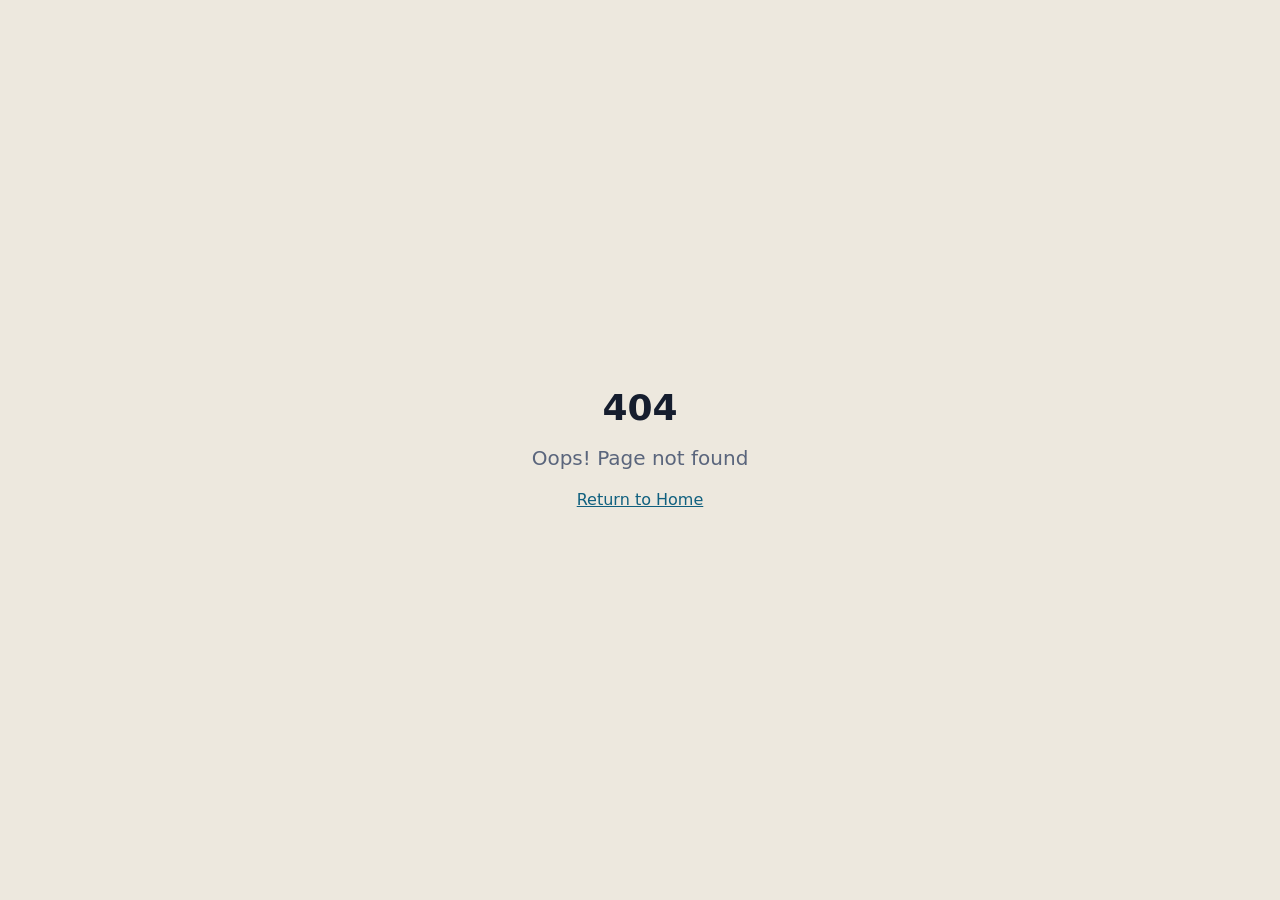
<file: index.html>
<!doctype html>
<html lang="en">
  <head>
    <meta charset="UTF-8" />
    <meta name="viewport" content="width=device-width, initial-scale=1.0" />

    <title>Auralis Digital | Professional Websites for Local Businesses</title>
    <meta
      name="description"
      content="Auralis Digital builds professional, mobile-friendly websites and digital systems for local businesses, independent brands, and service providers."
    />
    <meta name="author" content="Auralis Digital" />
    <meta name="application-name" content="Auralis Digital" />
    <meta name="apple-mobile-web-app-title" content="Auralis Digital" />
    <meta name="theme-color" content="#0f172a" />

    <link rel="canonical" href="https://www.auralisdigital.net/" />

    <meta property="og:type" content="website" />
    <meta property="og:site_name" content="Auralis Digital" />
    <meta property="og:url" content="https://www.auralisdigital.net/" />
    <meta property="og:title" content="Auralis Digital | Professional Websites for Local Businesses" />
    <meta
      property="og:description"
      content="Professional, mobile-friendly websites and digital systems for local businesses, independent brands, and service providers."
    />
    <meta property="og:image" content="https://www.auralisdigital.net/og-image.png" />
    <meta property="og:image:secure_url" content="https://www.auralisdigital.net/og-image.png" />
    <meta property="og:image:type" content="image/png" />
    <meta property="og:image:width" content="1200" />
    <meta property="og:image:height" content="630" />
    <meta property="og:image:alt" content="Auralis Digital website preview" />
    <meta property="og:locale" content="en_US" />

    <meta name="twitter:card" content="summary_large_image" />
    <meta name="twitter:title" content="Auralis Digital | Professional Websites for Local Businesses" />
    <meta
      name="twitter:description"
      content="Professional, mobile-friendly websites and digital systems for local businesses, independent brands, and service providers."
    />
    <meta name="twitter:image" content="https://www.auralisdigital.net/og-image.png" />
    <meta name="twitter:image:alt" content="Auralis Digital website preview" />

    <link rel="icon" type="image/x-icon" href="/favicon.ico" />
    <script type="module" crossorigin src="/assets/index-DvC1wcUJ.js"></script>
    <link rel="stylesheet" crossorigin href="/assets/index-Clt5wxqK.css">
  </head>

  <body>
    <div id="root"></div>
  </body>
</html>
</file>
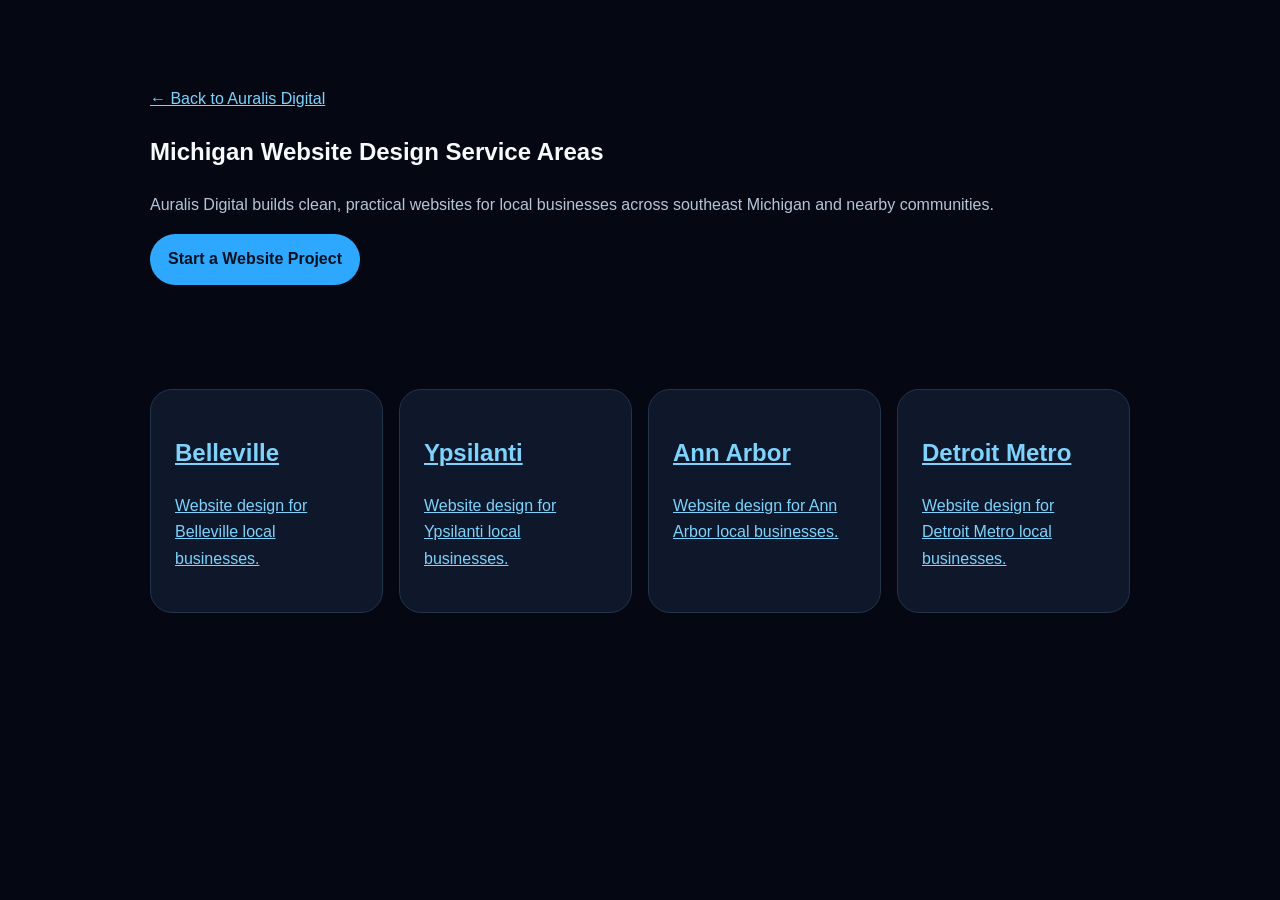
<file: service-areas/index.html>
<!DOCTYPE html>
<html lang="en">
<head><meta charset="UTF-8"><meta name="viewport" content="width=device-width, initial-scale=1"><title>Michigan Website Design Service Areas | Auralis Digital</title><meta name="description" content="Auralis Digital builds clean, mobile-ready websites for local businesses in Belleville, Ypsilanti, Ann Arbor, Detroit Metro, and nearby Michigan communities."><link rel="canonical" href="https://www.auralisdigital.net/service-areas/"><style>body{margin:0;font-family:Arial,sans-serif;background:#050813;color:#f8fafc;line-height:1.65}a{color:#7dd3fc}.wrap{width:min(980px,92%);margin:auto}.hero{padding:70px 0}.card{background:#0f172a;border:1px solid #243449;border-radius:22px;padding:24px;margin:18px 0}.btn{display:inline-block;background:#2ea8ff;color:#03101e;padding:12px 18px;border-radius:999px;font-weight:800;text-decoration:none}.grid{display:grid;grid-template-columns:repeat(auto-fit,minmax(220px,1fr));gap:16px}.muted{color:#b7c4d8}</style></head>
<body><main class="wrap"><section class="hero"><p><a href="../index.html">← Back to Auralis Digital</a></p><h1>Michigan Website Design Service Areas</h1><p class="muted">Auralis Digital builds clean, practical websites for local businesses across southeast Michigan and nearby communities.</p><p><a class="btn" href="../index.html#contact">Start a Website Project</a></p></section><section class="grid"><a class="card" href="belleville-websites.html"><h2>Belleville</h2><p>Website design for Belleville local businesses.</p></a><a class="card" href="ypsilanti-websites.html"><h2>Ypsilanti</h2><p>Website design for Ypsilanti local businesses.</p></a><a class="card" href="ann-arbor-websites.html"><h2>Ann Arbor</h2><p>Website design for Ann Arbor local businesses.</p></a><a class="card" href="detroit-metro-websites.html"><h2>Detroit Metro</h2><p>Website design for Detroit Metro local businesses.</p></a></section></main></body></html>
</file>
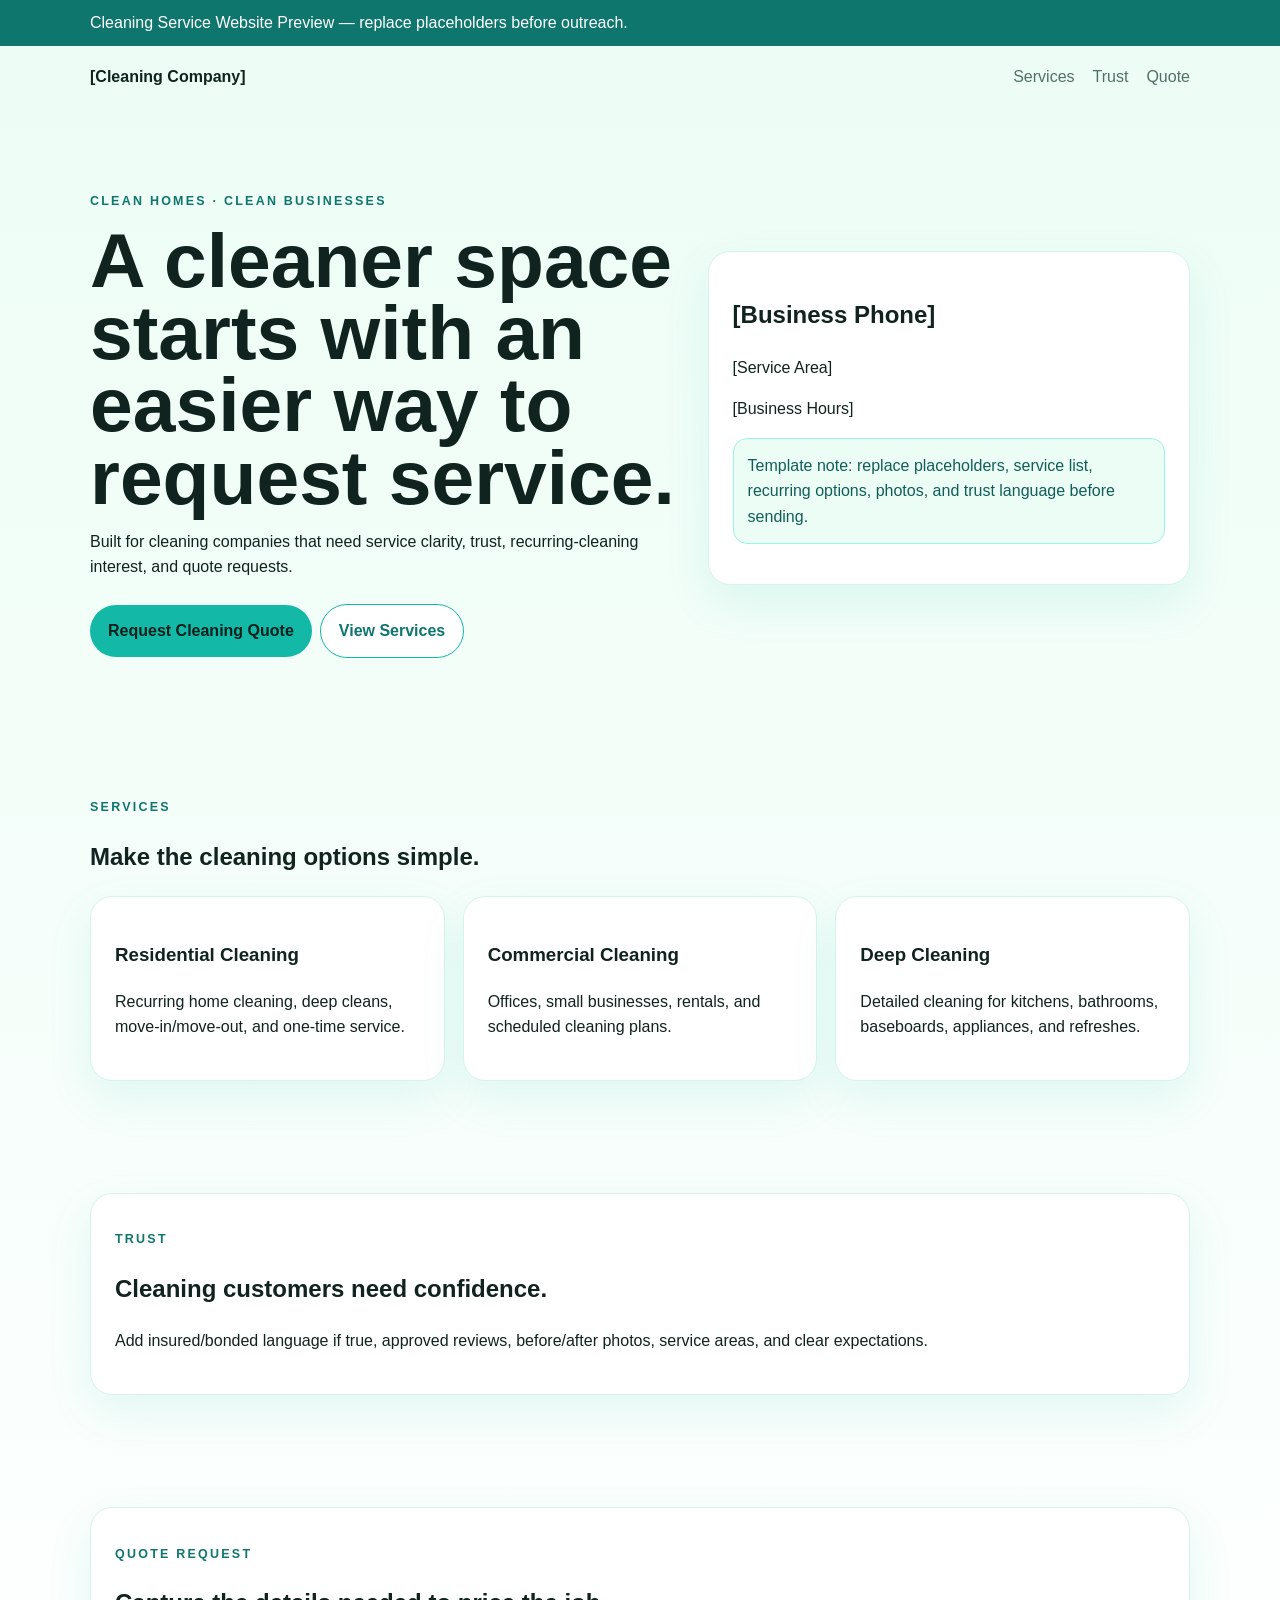
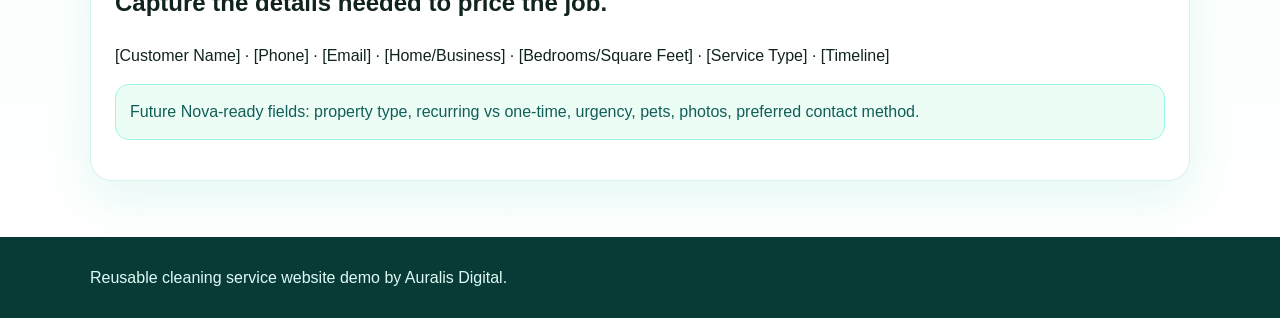
<file: projects/cleaning-service-demo/index.html>
<!DOCTYPE html><html lang="en"><head><meta charset="UTF-8"/><meta name="viewport" content="width=device-width,initial-scale=1.0"/><title>[Cleaning Company] — Cleaning Service Website Preview</title><meta name="description" content="Reusable cleaning service website demo for residential and commercial cleaners that need quote requests, service clarity, and trust."/><style>:root{--bg:#f7fffc;--ink:#10231f;--muted:#52706a;--mint:#14b8a6;--deep:#0f766e;--panel:#fff;--line:#d7f3ed}*{box-sizing:border-box}body{margin:0;font-family:Arial,sans-serif;background:linear-gradient(180deg,#ecfdf5,#fff);color:var(--ink);line-height:1.6}.wrap{width:min(1100px,92%);margin:auto}a{text-decoration:none;color:inherit}.top{background:#0f766e;color:#fff;padding:10px 0}.nav{display:flex;justify-content:space-between;align-items:center;padding:18px 0}.links{display:flex;gap:18px;color:var(--muted)}.hero{padding:72px 0}.hero-grid{display:grid;grid-template-columns:1.1fr .9fr;gap:28px;align-items:center}.eyebrow{text-transform:uppercase;letter-spacing:.18em;color:var(--deep);font-weight:900;font-size:.78rem}h1{font-size:clamp(2.4rem,6vw,4.8rem);line-height:.94;margin:10px 0}.btn{display:inline-block;background:var(--mint);color:#05201d;padding:13px 18px;border-radius:999px;font-weight:900;margin:8px 8px 0 0}.btn.secondary{background:#fff;border:1px solid var(--mint);color:var(--deep)}.card{background:var(--panel);border:1px solid var(--line);border-radius:22px;padding:24px;box-shadow:0 18px 45px rgba(20,184,166,.1)}.section{padding:56px 0}.grid{display:grid;grid-template-columns:repeat(3,1fr);gap:18px}.note{background:#ecfdf5;border:1px solid #99f6e4;border-radius:14px;padding:14px;color:#115e59}.footer{background:#083b36;color:#dffaf5;padding:28px 0}@media(max-width:800px){.hero-grid,.grid{grid-template-columns:1fr}.links{display:none}}</style></head><body><div class="top"><div class="wrap">Cleaning Service Website Preview — replace placeholders before outreach.</div></div><nav class="wrap nav"><a href="#home"><strong>[Cleaning Company]</strong></a><div class="links"><a href="#services">Services</a><a href="#trust">Trust</a><a href="#quote">Quote</a></div></nav><main id="home"><section class="hero"><div class="wrap hero-grid"><div><p class="eyebrow">Clean homes · clean businesses</p><h1>A cleaner space starts with an easier way to request service.</h1><p>Built for cleaning companies that need service clarity, trust, recurring-cleaning interest, and quote requests.</p><a class="btn" href="#quote">Request Cleaning Quote</a><a class="btn secondary" href="#services">View Services</a></div><div class="card"><h2>[Business Phone]</h2><p>[Service Area]</p><p>[Business Hours]</p><p class="note">Template note: replace placeholders, service list, recurring options, photos, and trust language before sending.</p></div></div></section><section id="services" class="section wrap"><p class="eyebrow">Services</p><h2>Make the cleaning options simple.</h2><div class="grid"><div class="card"><h3>Residential Cleaning</h3><p>Recurring home cleaning, deep cleans, move-in/move-out, and one-time service.</p></div><div class="card"><h3>Commercial Cleaning</h3><p>Offices, small businesses, rentals, and scheduled cleaning plans.</p></div><div class="card"><h3>Deep Cleaning</h3><p>Detailed cleaning for kitchens, bathrooms, baseboards, appliances, and refreshes.</p></div></div></section><section id="trust" class="section wrap"><div class="card"><p class="eyebrow">Trust</p><h2>Cleaning customers need confidence.</h2><p>Add insured/bonded language if true, approved reviews, before/after photos, service areas, and clear expectations.</p></div></section><section id="quote" class="section wrap"><div class="card"><p class="eyebrow">Quote Request</p><h2>Capture the details needed to price the job.</h2><p>[Customer Name] · [Phone] · [Email] · [Home/Business] · [Bedrooms/Square Feet] · [Service Type] · [Timeline]</p><p class="note">Future Nova-ready fields: property type, recurring vs one-time, urgency, pets, photos, preferred contact method.</p></div></section></main><footer class="footer"><div class="wrap">Reusable cleaning service website demo by Auralis Digital.</div></footer></body></html>
</file>
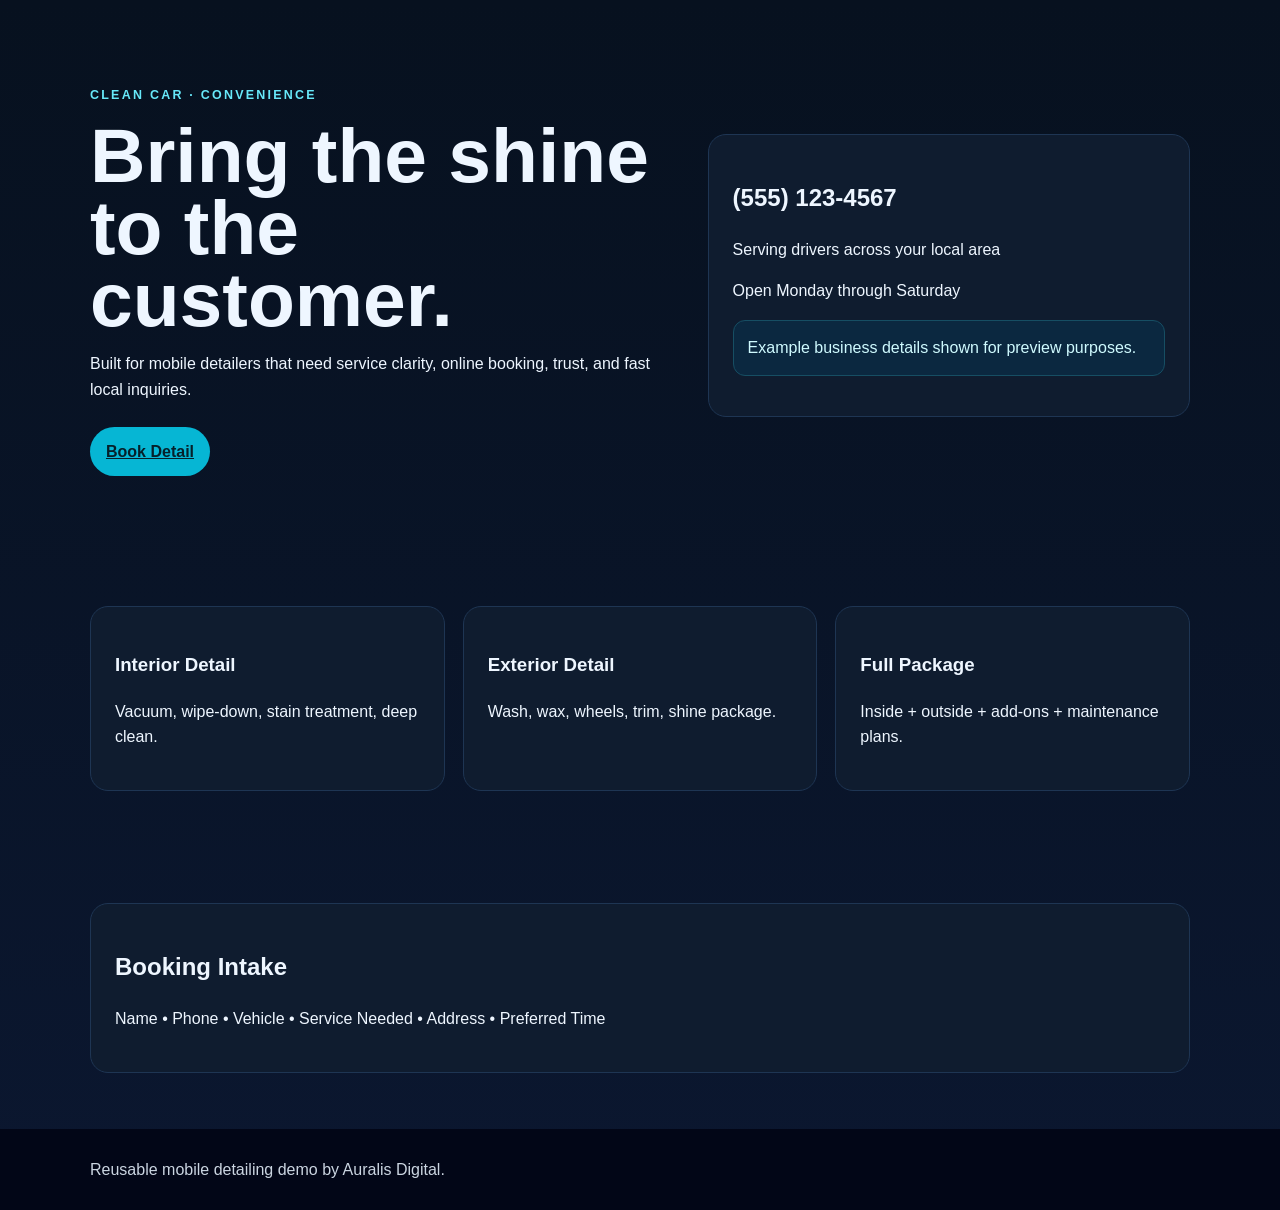
<file: projects/mobile-detailing-demo/index.html>
<!DOCTYPE html><html lang="en"><head><meta charset="UTF-8"/><meta name="viewport" content="width=device-width,initial-scale=1.0"/><title>Mobile Detailing Website Preview | Auralis Digital</title><meta name="description" content="Reusable mobile detailing website demo for auto detailers that need bookings, trust, and service clarity."/><style>:root{--bg:#07111f;--ink:#eef6ff;--muted:#9fb6d1;--cyan:#06b6d4;--panel:#0f1c2f;--line:#1e3553}*{box-sizing:border-box}body{margin:0;font-family:Arial,sans-serif;background:linear-gradient(180deg,#07111f,#0b1730);color:var(--ink);line-height:1.6}.wrap{width:min(1100px,92%);margin:auto}.hero{padding:74px 0}.grid{display:grid;grid-template-columns:1.1fr .9fr;gap:28px;align-items:center}.cards{display:grid;grid-template-columns:repeat(3,1fr);gap:18px}.card{background:var(--panel);border:1px solid var(--line);border-radius:18px;padding:24px}.btn{display:inline-block;background:var(--cyan);color:#06202a;padding:12px 16px;border-radius:999px;font-weight:900;margin:8px 8px 0 0}.eyebrow{text-transform:uppercase;letter-spacing:.18em;color:#67e8f9;font-size:.78rem;font-weight:900}h1{font-size:clamp(2.5rem,6vw,5rem);line-height:.94;margin:10px 0}.section{padding:56px 0}.note{background:#0b2840;border:1px solid #164e63;border-radius:12px;padding:14px;color:#cffafe}.footer{background:#020617;color:#cbd5e1;padding:28px 0}@media(max-width:800px){.grid,.cards{grid-template-columns:1fr}}</style></head><body><main><section class="hero"><div class="wrap grid"><div><p class="eyebrow">Clean car · convenience</p><h1>Bring the shine to the customer.</h1><p>Built for mobile detailers that need service clarity, online booking, trust, and fast local inquiries.</p><a class="btn" href="#book">Book Detail</a></div><div class="card"><h2>(555) 123-4567</h2><p>Serving drivers across your local area</p><p>Open Monday through Saturday</p><p class="note">Example business details shown for preview purposes.</p></div></div></section><section class="section"><div class="wrap"><div class="cards"><div class="card"><h3>Interior Detail</h3><p>Vacuum, wipe-down, stain treatment, deep clean.</p></div><div class="card"><h3>Exterior Detail</h3><p>Wash, wax, wheels, trim, shine package.</p></div><div class="card"><h3>Full Package</h3><p>Inside + outside + add-ons + maintenance plans.</p></div></div></div></section><section id="book" class="section"><div class="wrap card"><h2>Booking Intake</h2><p>Name • Phone • Vehicle • Service Needed • Address • Preferred Time</p></div></section></main><footer class="footer"><div class="wrap">Reusable mobile detailing demo by Auralis Digital.</div></footer></body></html>
</file>
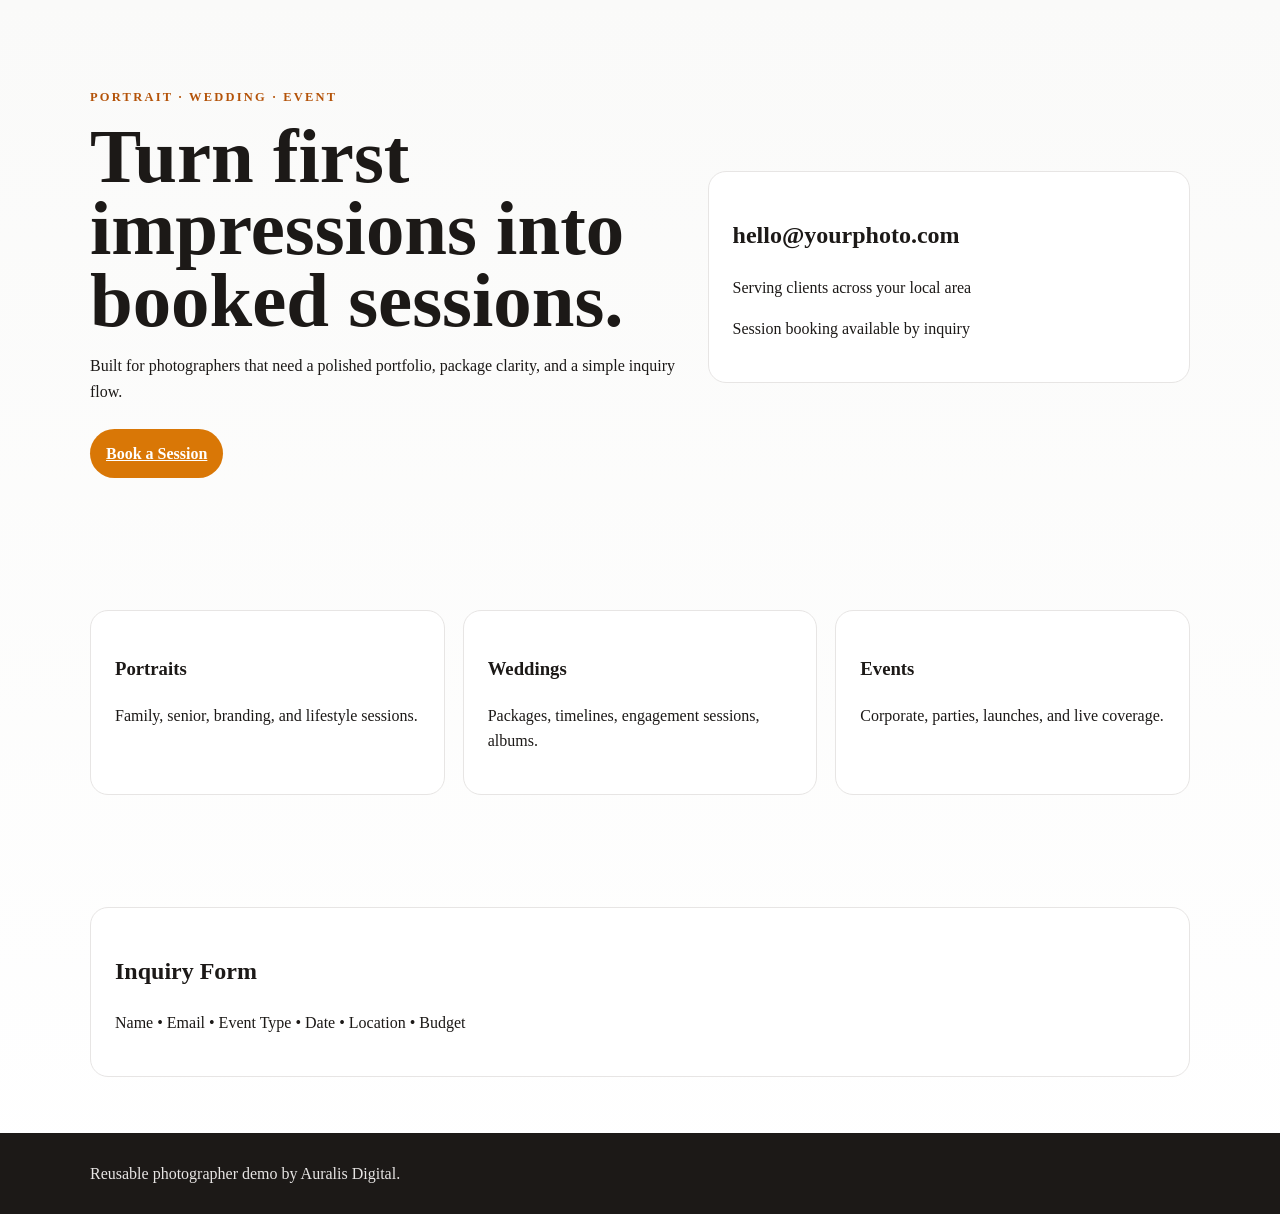
<file: projects/photographer-demo/index.html>
<!DOCTYPE html><html lang="en"><head><meta charset="UTF-8"/><meta name="viewport" content="width=device-width,initial-scale=1.0"/><title>Photographer Website Preview | Auralis Digital</title><meta name="description" content="Reusable photographer website demo for portrait, wedding, and event photographers that need bookings and portfolio trust."/><style>:root{--bg:#fafaf9;--ink:#1c1917;--muted:#57534e;--amber:#d97706;--panel:#fff;--line:#e7e5e4}*{box-sizing:border-box}body{margin:0;font-family:Georgia,serif;background:linear-gradient(180deg,#fafaf9,#fff);color:var(--ink);line-height:1.6}.wrap{width:min(1100px,92%);margin:auto}.hero{padding:76px 0}.grid{display:grid;grid-template-columns:1.1fr .9fr;gap:28px;align-items:center}.cards{display:grid;grid-template-columns:repeat(3,1fr);gap:18px}.card{background:var(--panel);border:1px solid var(--line);border-radius:18px;padding:24px}.btn{display:inline-block;background:var(--amber);color:#fff;padding:12px 16px;border-radius:999px;font-weight:900;margin:8px 8px 0 0}.eyebrow{text-transform:uppercase;letter-spacing:.18em;color:#b45309;font-size:.78rem;font-weight:900}h1{font-size:clamp(2.5rem,6vw,5rem);line-height:.94;margin:10px 0}.section{padding:56px 0}.footer{background:#1c1917;color:#e7e5e4;padding:28px 0}@media(max-width:800px){.grid,.cards{grid-template-columns:1fr}}</style></head><body><main><section class="hero"><div class="wrap grid"><div><p class="eyebrow">Portrait · Wedding · Event</p><h1>Turn first impressions into booked sessions.</h1><p>Built for photographers that need a polished portfolio, package clarity, and a simple inquiry flow.</p><a class="btn" href="#inquire">Book a Session</a></div><div class="card"><h2>hello@yourphoto.com</h2><p>Serving clients across your local area</p><p>Session booking available by inquiry</p></div></div></section><section class="section"><div class="wrap"><div class="cards"><div class="card"><h3>Portraits</h3><p>Family, senior, branding, and lifestyle sessions.</p></div><div class="card"><h3>Weddings</h3><p>Packages, timelines, engagement sessions, albums.</p></div><div class="card"><h3>Events</h3><p>Corporate, parties, launches, and live coverage.</p></div></div></div></section><section id="inquire" class="section"><div class="wrap card"><h2>Inquiry Form</h2><p>Name • Email • Event Type • Date • Location • Budget</p></div></section></main><footer class="footer"><div class="wrap">Reusable photographer demo by Auralis Digital.</div></footer></body></html>
</file>
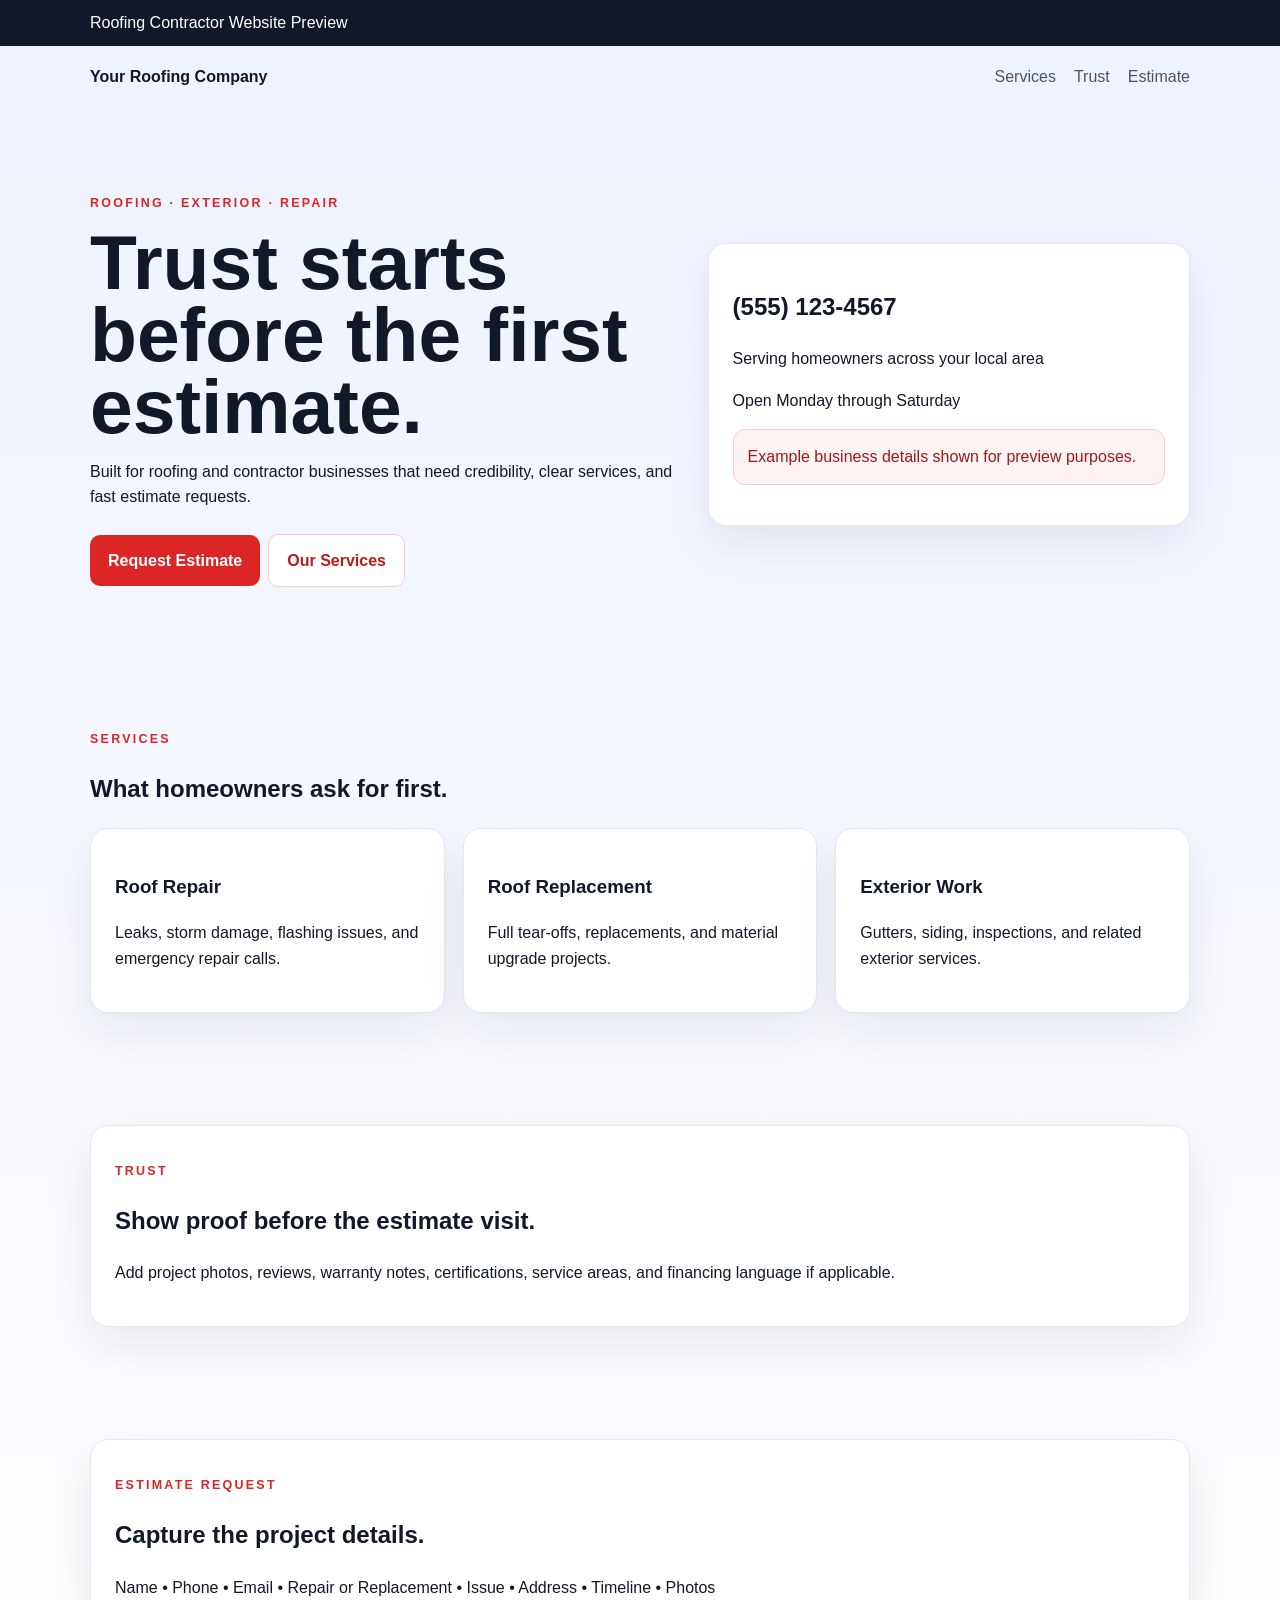
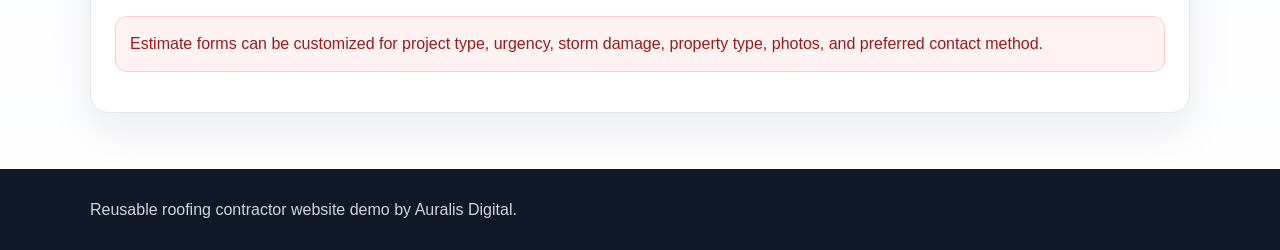
<file: projects/roofing-contractor-demo/index.html>
<!DOCTYPE html><html lang="en"><head><meta charset="UTF-8"/><meta name="viewport" content="width=device-width,initial-scale=1.0"/><title>Roofing Contractor Website Preview | Auralis Digital</title><meta name="description" content="Reusable roofing and contractor website demo for local trades that need trust, service clarity, and estimate requests."/><style>:root{--bg:#f8fafc;--ink:#111827;--muted:#4b5563;--red:#dc2626;--slate:#1f2937;--panel:#fff;--line:#e5e7eb}*{box-sizing:border-box}body{margin:0;font-family:Arial,sans-serif;background:linear-gradient(180deg,#eef2ff,#fff);color:var(--ink);line-height:1.6}.wrap{width:min(1100px,92%);margin:auto}a{text-decoration:none;color:inherit}.top{background:#111827;color:#fff;padding:10px 0}.nav{display:flex;justify-content:space-between;align-items:center;padding:18px 0}.links{display:flex;gap:18px;color:var(--muted)}.hero{padding:74px 0}.hero-grid{display:grid;grid-template-columns:1.1fr .9fr;gap:28px;align-items:center}.eyebrow{text-transform:uppercase;letter-spacing:.18em;color:var(--red);font-weight:900;font-size:.78rem}h1{font-size:clamp(2.5rem,6vw,5rem);line-height:.94;margin:10px 0}.btn{display:inline-block;background:var(--red);color:#fff;padding:13px 18px;border-radius:10px;font-weight:900;margin:8px 8px 0 0}.btn.secondary{background:#fff;color:#b91c1c;border:1px solid #fecaca}.card{background:var(--panel);border:1px solid var(--line);border-radius:18px;padding:24px;box-shadow:0 18px 45px rgba(17,24,39,.08)}.section{padding:56px 0}.grid{display:grid;grid-template-columns:repeat(3,1fr);gap:18px}.note{background:#fef2f2;border:1px solid #fecaca;border-radius:12px;padding:14px;color:#991b1b}.footer{background:#111827;color:#d1d5db;padding:28px 0}@media(max-width:800px){.hero-grid,.grid{grid-template-columns:1fr}.links{display:none}}</style></head><body><div class="top"><div class="wrap">Roofing Contractor Website Preview</div></div><nav class="wrap nav"><a href="#home"><strong>Your Roofing Company</strong></a><div class="links"><a href="#services">Services</a><a href="#trust">Trust</a><a href="#estimate">Estimate</a></div></nav><main id="home"><section class="hero"><div class="wrap hero-grid"><div><p class="eyebrow">Roofing · exterior · repair</p><h1>Trust starts before the first estimate.</h1><p>Built for roofing and contractor businesses that need credibility, clear services, and fast estimate requests.</p><a class="btn" href="#estimate">Request Estimate</a><a class="btn secondary" href="#services">Our Services</a></div><div class="card"><h2>(555) 123-4567</h2><p>Serving homeowners across your local area</p><p>Open Monday through Saturday</p><p class="note">Example business details shown for preview purposes.</p></div></div></section><section id="services" class="section wrap"><p class="eyebrow">Services</p><h2>What homeowners ask for first.</h2><div class="grid"><div class="card"><h3>Roof Repair</h3><p>Leaks, storm damage, flashing issues, and emergency repair calls.</p></div><div class="card"><h3>Roof Replacement</h3><p>Full tear-offs, replacements, and material upgrade projects.</p></div><div class="card"><h3>Exterior Work</h3><p>Gutters, siding, inspections, and related exterior services.</p></div></div></section><section id="trust" class="section wrap"><div class="card"><p class="eyebrow">Trust</p><h2>Show proof before the estimate visit.</h2><p>Add project photos, reviews, warranty notes, certifications, service areas, and financing language if applicable.</p></div></section><section id="estimate" class="section wrap"><div class="card"><p class="eyebrow">Estimate Request</p><h2>Capture the project details.</h2><p>Name • Phone • Email • Repair or Replacement • Issue • Address • Timeline • Photos</p><p class="note">Estimate forms can be customized for project type, urgency, storm damage, property type, photos, and preferred contact method.</p></div></section></main><footer class="footer"><div class="wrap">Reusable roofing contractor website demo by Auralis Digital.</div></footer></body></html>
</file>
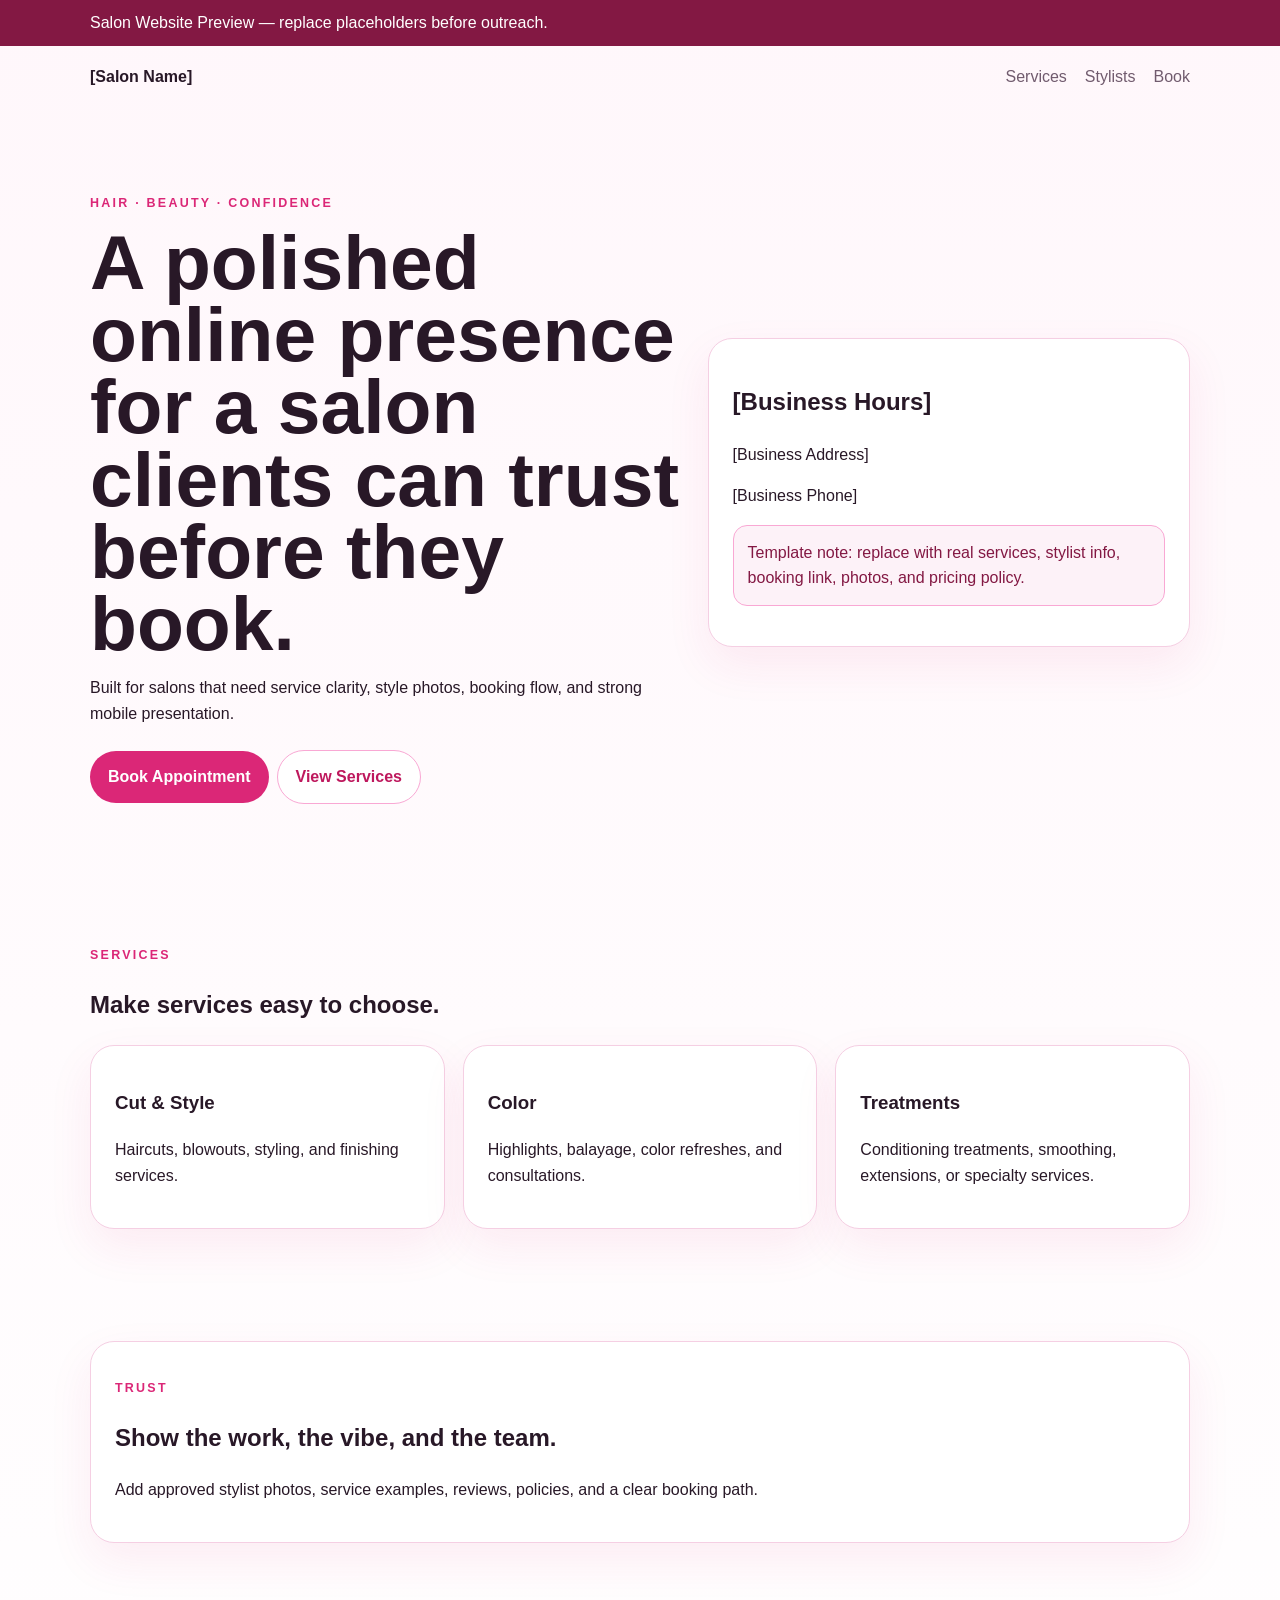
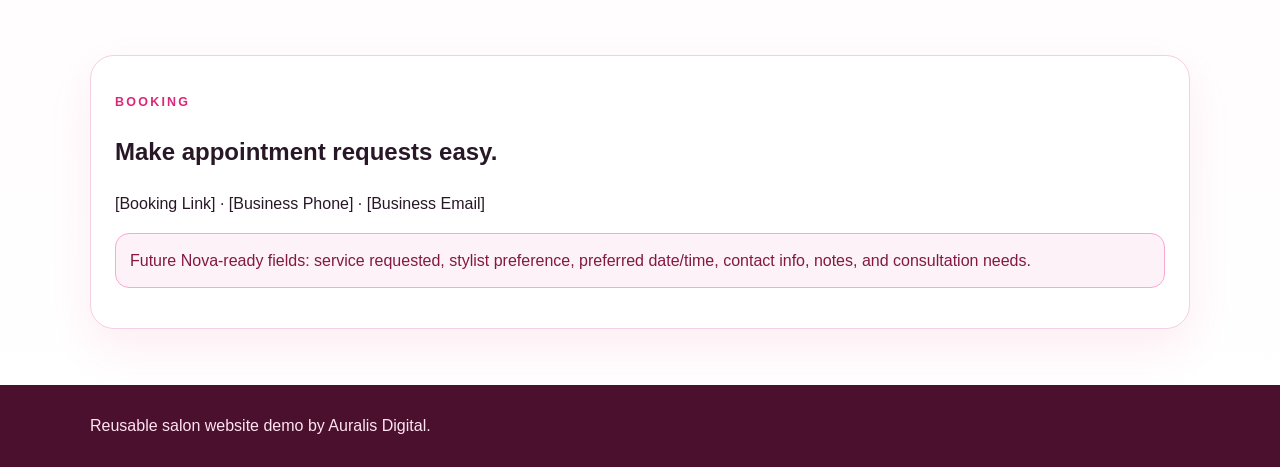
<file: projects/salon-demo/index.html>
<!DOCTYPE html><html lang="en"><head><meta charset="UTF-8"/><meta name="viewport" content="width=device-width,initial-scale=1.0"/><title>[Salon Name] — Salon Website Preview</title><meta name="description" content="Reusable salon website demo for beauty businesses that need booking, service clarity, trust, and a polished brand presence."/><style>:root{--bg:#fff7fb;--ink:#281827;--muted:#715b6e;--rose:#db2777;--gold:#b7791f;--panel:#fff;--line:#f5cfe3}*{box-sizing:border-box}body{margin:0;font-family:Arial,sans-serif;background:linear-gradient(180deg,#fff7fb,#fff);color:var(--ink);line-height:1.6}.wrap{width:min(1100px,92%);margin:auto}a{text-decoration:none;color:inherit}.top{background:#831843;color:#fff;padding:10px 0}.nav{display:flex;justify-content:space-between;align-items:center;padding:18px 0}.links{display:flex;gap:18px;color:var(--muted)}.hero{padding:74px 0}.hero-grid{display:grid;grid-template-columns:1.1fr .9fr;gap:28px;align-items:center}.eyebrow{text-transform:uppercase;letter-spacing:.18em;color:var(--rose);font-weight:900;font-size:.78rem}h1{font-size:clamp(2.5rem,6vw,5rem);line-height:.94;margin:10px 0}.btn{display:inline-block;background:var(--rose);color:#fff;padding:13px 18px;border-radius:999px;font-weight:900;margin:8px 8px 0 0}.btn.secondary{background:#fff;color:#be185d;border:1px solid #f9a8d4}.card{background:var(--panel);border:1px solid var(--line);border-radius:24px;padding:24px;box-shadow:0 18px 45px rgba(219,39,119,.08)}.section{padding:56px 0}.grid{display:grid;grid-template-columns:repeat(3,1fr);gap:18px}.note{background:#fdf2f8;border:1px solid #f9a8d4;border-radius:14px;padding:14px;color:#831843}.footer{background:#4a102e;color:#ffe4f1;padding:28px 0}@media(max-width:800px){.hero-grid,.grid{grid-template-columns:1fr}.links{display:none}}</style></head><body><div class="top"><div class="wrap">Salon Website Preview — replace placeholders before outreach.</div></div><nav class="wrap nav"><a href="#home"><strong>[Salon Name]</strong></a><div class="links"><a href="#services">Services</a><a href="#stylists">Stylists</a><a href="#book">Book</a></div></nav><main id="home"><section class="hero"><div class="wrap hero-grid"><div><p class="eyebrow">Hair · beauty · confidence</p><h1>A polished online presence for a salon clients can trust before they book.</h1><p>Built for salons that need service clarity, style photos, booking flow, and strong mobile presentation.</p><a class="btn" href="#book">Book Appointment</a><a class="btn secondary" href="#services">View Services</a></div><div class="card"><h2>[Business Hours]</h2><p>[Business Address]</p><p>[Business Phone]</p><p class="note">Template note: replace with real services, stylist info, booking link, photos, and pricing policy.</p></div></div></section><section id="services" class="section wrap"><p class="eyebrow">Services</p><h2>Make services easy to choose.</h2><div class="grid"><div class="card"><h3>Cut & Style</h3><p>Haircuts, blowouts, styling, and finishing services.</p></div><div class="card"><h3>Color</h3><p>Highlights, balayage, color refreshes, and consultations.</p></div><div class="card"><h3>Treatments</h3><p>Conditioning treatments, smoothing, extensions, or specialty services.</p></div></div></section><section id="stylists" class="section wrap"><div class="card"><p class="eyebrow">Trust</p><h2>Show the work, the vibe, and the team.</h2><p>Add approved stylist photos, service examples, reviews, policies, and a clear booking path.</p></div></section><section id="book" class="section wrap"><div class="card"><p class="eyebrow">Booking</p><h2>Make appointment requests easy.</h2><p>[Booking Link] · [Business Phone] · [Business Email]</p><p class="note">Future Nova-ready fields: service requested, stylist preference, preferred date/time, contact info, notes, and consultation needs.</p></div></section></main><footer class="footer"><div class="wrap">Reusable salon website demo by Auralis Digital.</div></footer></body></html>
</file>
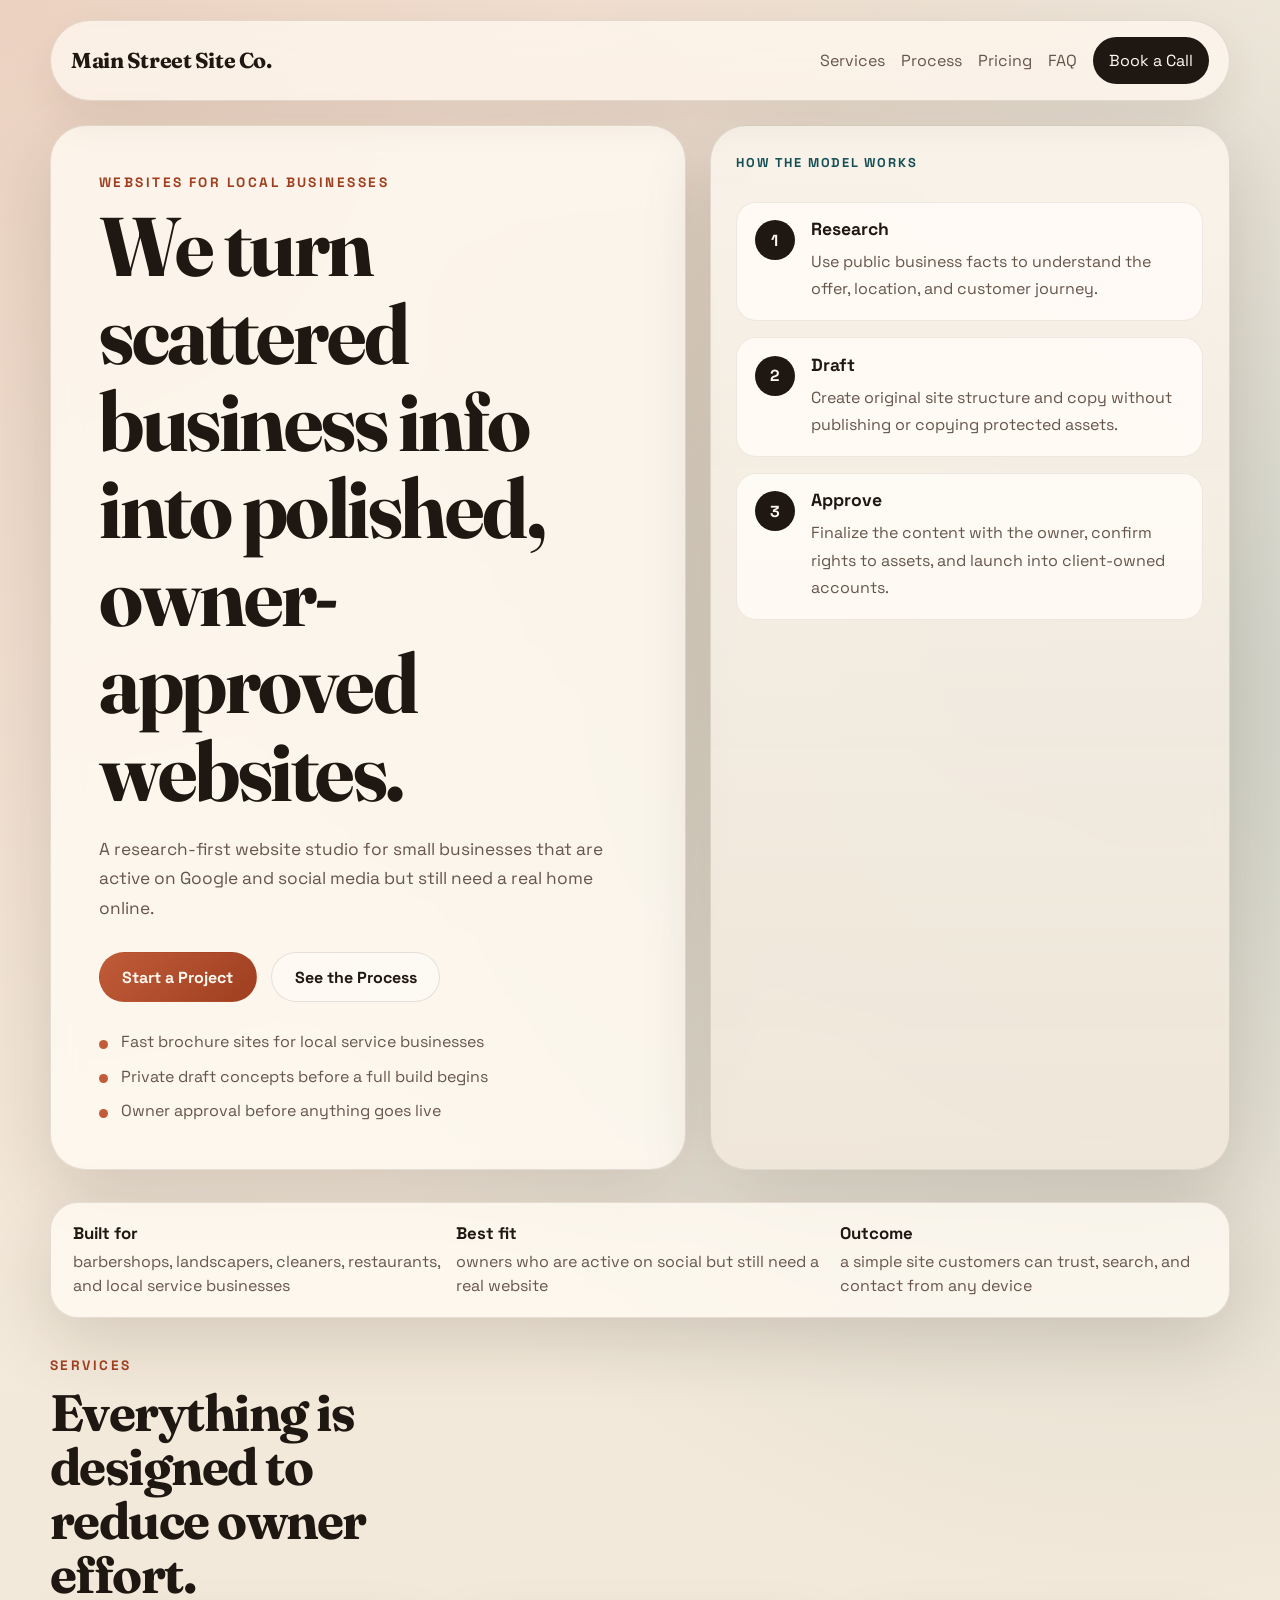
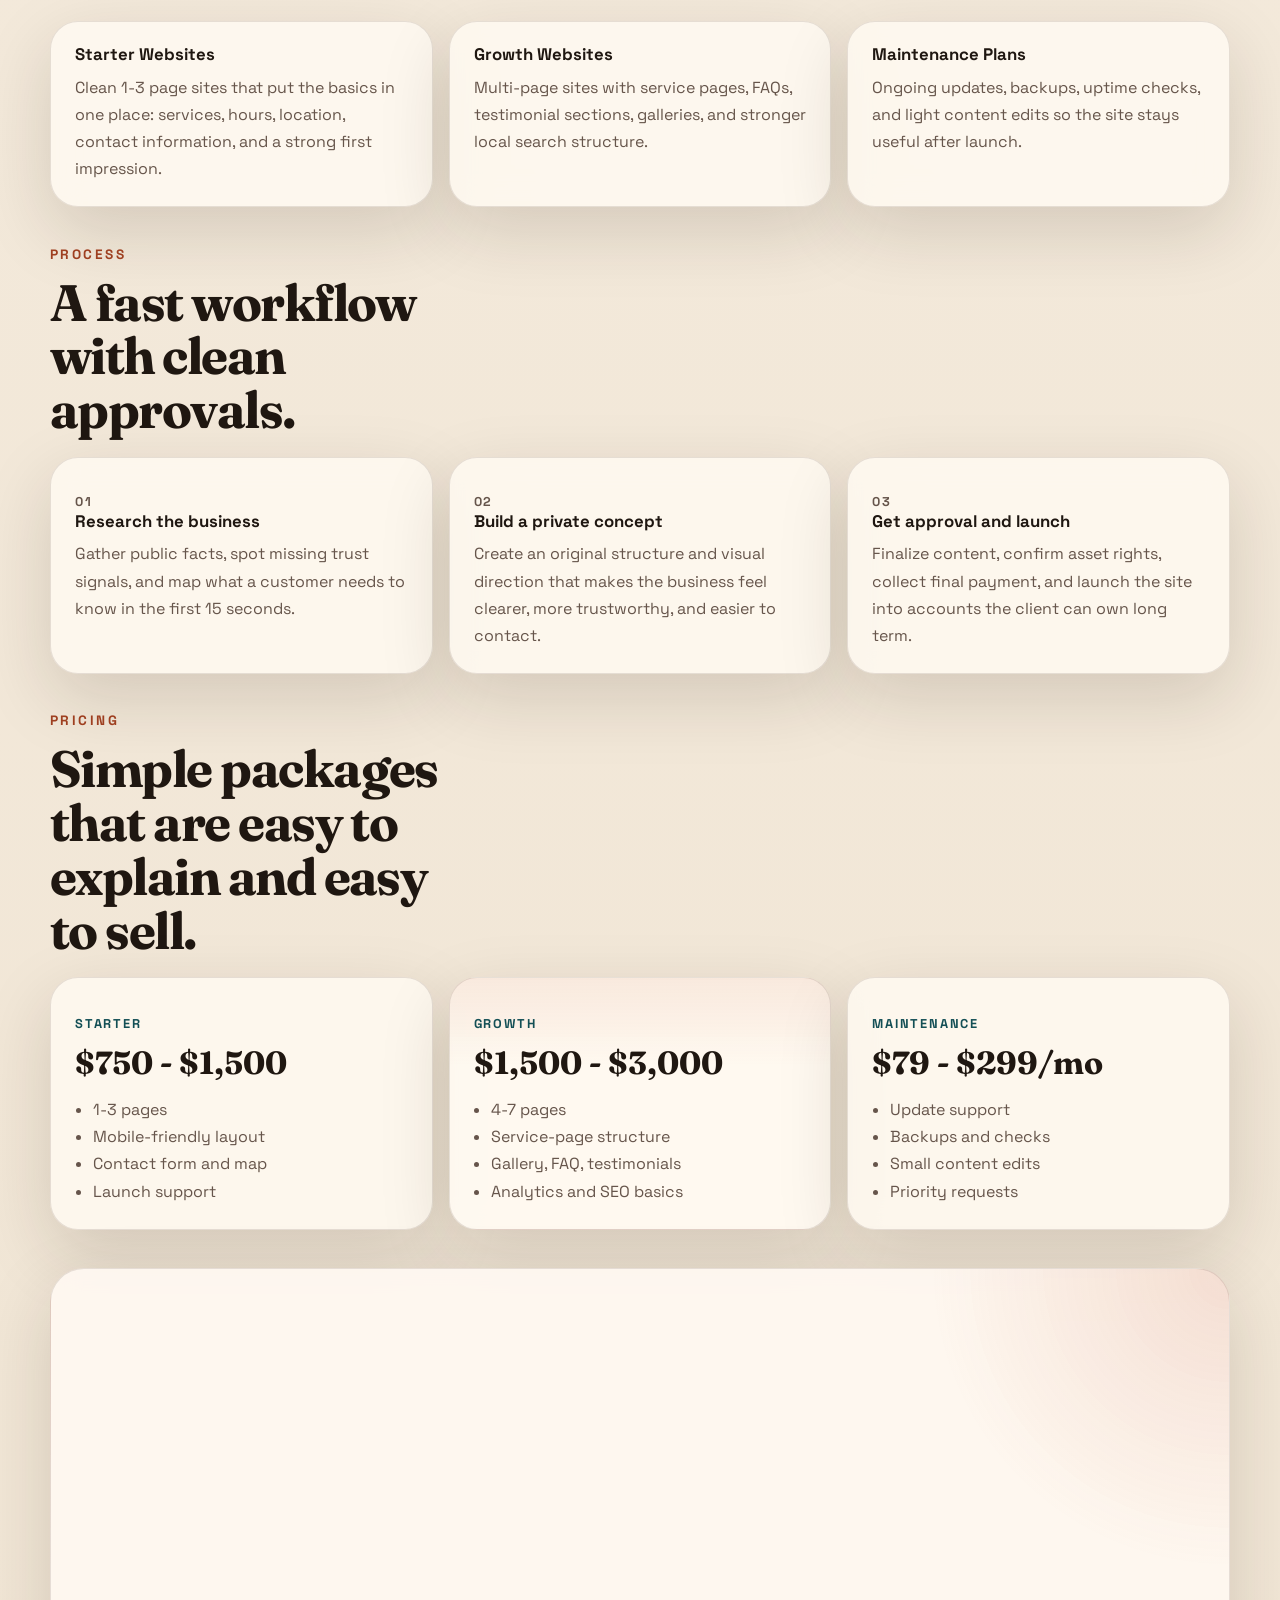
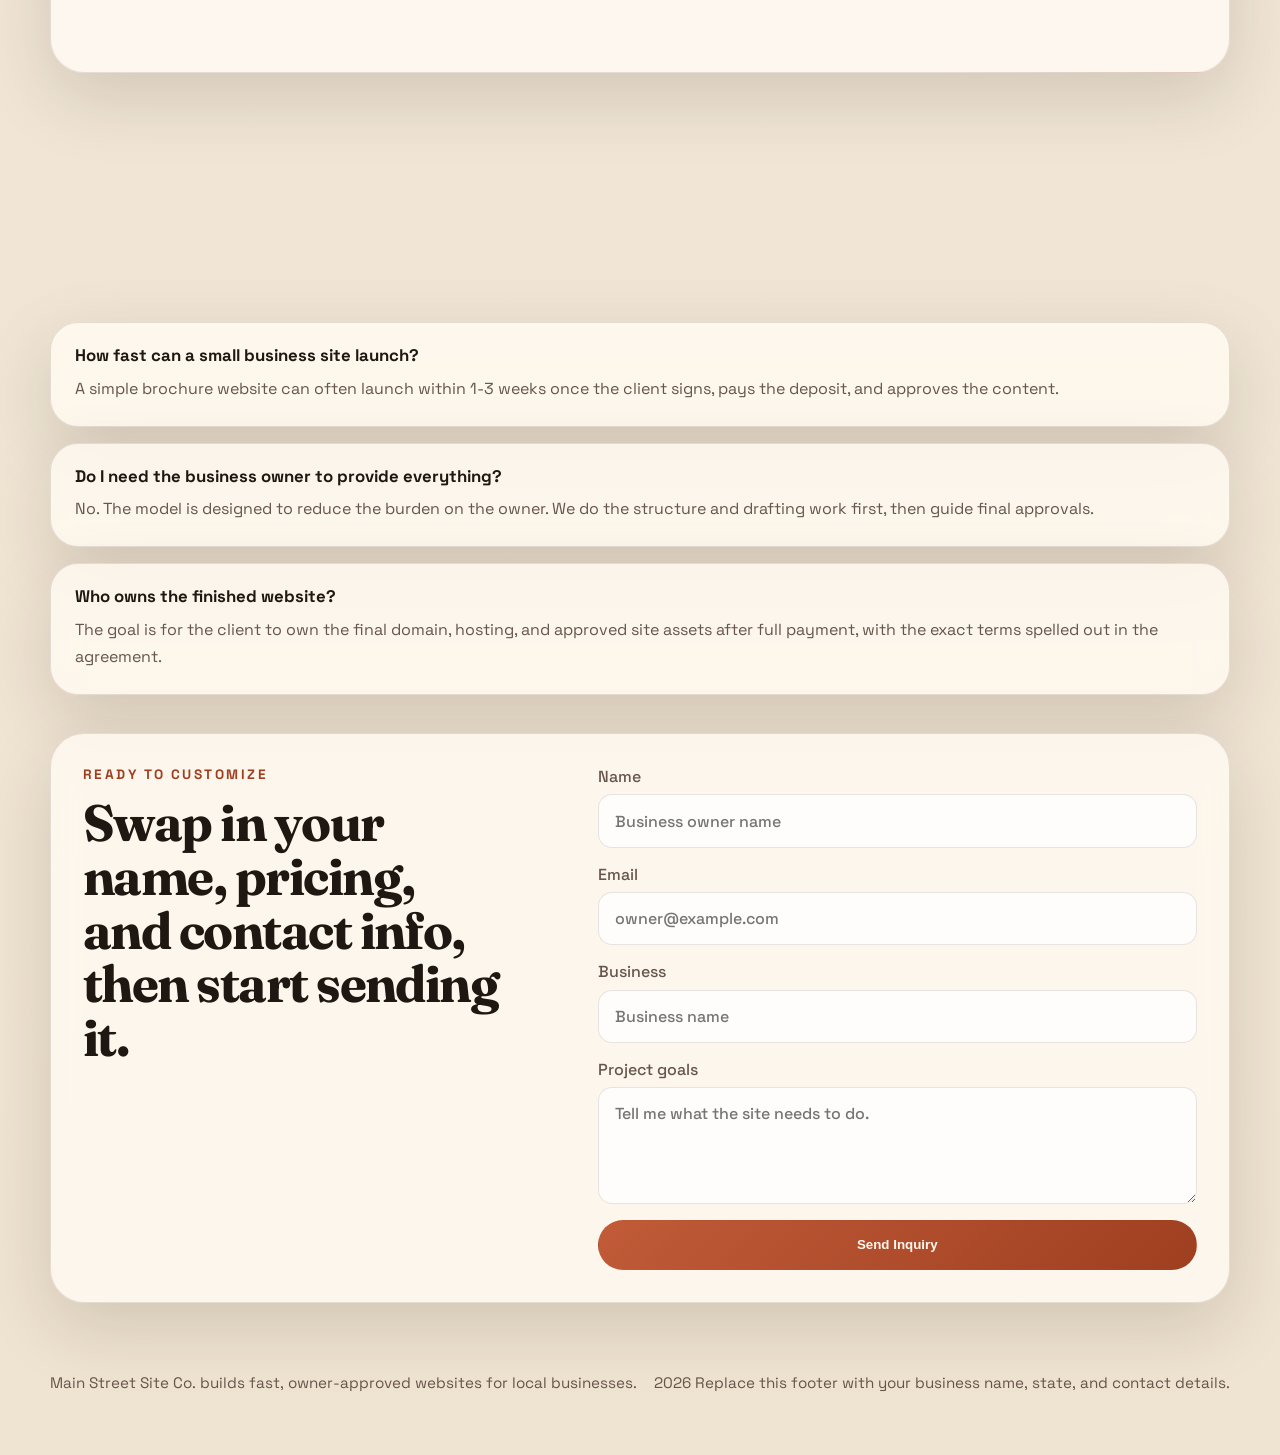
<file: website building LLC/website/agency-site/index.html>
<!DOCTYPE html>
<html lang="en">
  <head>
    <meta charset="UTF-8" />
    <meta name="viewport" content="width=device-width, initial-scale=1.0" />
    <title>Main Street Site Co.</title>
    <meta
      name="description"
      content="Main Street Site Co. builds fast, owner-approved websites for small businesses that need a stronger online presence."
    />
    <link rel="preconnect" href="https://fonts.googleapis.com" />
    <link rel="preconnect" href="https://fonts.gstatic.com" crossorigin />
    <link
      href="https://fonts.googleapis.com/css2?family=Fraunces:opsz,wght@9..144,600;9..144,700&family=Space+Grotesk:wght@400;500;700&display=swap"
      rel="stylesheet"
    />
    <link rel="stylesheet" href="styles.css" />
    <script src="script.js" defer></script>
  </head>
  <body>
    <div class="page-shell">
      <header class="site-header">
        <a class="brand" href="#top">Main Street Site Co.</a>
        <button
          class="menu-toggle"
          type="button"
          aria-expanded="false"
          aria-controls="site-nav"
        >
          Menu
        </button>
        <nav id="site-nav" class="site-nav" aria-label="Primary navigation">
          <a href="#services">Services</a>
          <a href="#process">Process</a>
          <a href="#pricing">Pricing</a>
          <a href="#faq">FAQ</a>
          <a class="nav-cta" href="#contact">Book a Call</a>
        </nav>
      </header>

      <main id="top">
        <section class="hero">
          <div class="hero-copy reveal">
            <p class="eyebrow">Websites for local businesses</p>
            <h1>We turn scattered business info into polished, owner-approved websites.</h1>
            <p class="lede">
              A research-first website studio for small businesses that are active on
              Google and social media but still need a real home online.
            </p>
            <div class="hero-actions">
              <a class="button button-primary" href="#contact">Start a Project</a>
              <a class="button button-secondary" href="#process">See the Process</a>
            </div>
            <ul class="hero-points">
              <li>Fast brochure sites for local service businesses</li>
              <li>Private draft concepts before a full build begins</li>
              <li>Owner approval before anything goes live</li>
            </ul>
          </div>

          <div class="hero-panel reveal">
            <div class="panel-topline">How the model works</div>
            <div class="flow-card">
              <span>1</span>
              <div>
                <h2>Research</h2>
                <p>Use public business facts to understand the offer, location, and customer journey.</p>
              </div>
            </div>
            <div class="flow-card">
              <span>2</span>
              <div>
                <h2>Draft</h2>
                <p>Create original site structure and copy without publishing or copying protected assets.</p>
              </div>
            </div>
            <div class="flow-card">
              <span>3</span>
              <div>
                <h2>Approve</h2>
                <p>Finalize the content with the owner, confirm rights to assets, and launch into client-owned accounts.</p>
              </div>
            </div>
          </div>
        </section>

        <section class="signal-bar reveal">
          <div>
            <strong>Built for</strong>
            <span>barbershops, landscapers, cleaners, restaurants, and local service businesses</span>
          </div>
          <div>
            <strong>Best fit</strong>
            <span>owners who are active on social but still need a real website</span>
          </div>
          <div>
            <strong>Outcome</strong>
            <span>a simple site customers can trust, search, and contact from any device</span>
          </div>
        </section>

        <section id="services" class="section">
          <div class="section-heading reveal">
            <p class="eyebrow">Services</p>
            <h2>Everything is designed to reduce owner effort.</h2>
          </div>
          <div class="card-grid">
            <article class="service-card reveal">
              <h3>Starter Websites</h3>
              <p>
                Clean 1-3 page sites that put the basics in one place: services, hours,
                location, contact information, and a strong first impression.
              </p>
            </article>
            <article class="service-card reveal">
              <h3>Growth Websites</h3>
              <p>
                Multi-page sites with service pages, FAQs, testimonial sections, galleries,
                and stronger local search structure.
              </p>
            </article>
            <article class="service-card reveal">
              <h3>Maintenance Plans</h3>
              <p>
                Ongoing updates, backups, uptime checks, and light content edits so the site
                stays useful after launch.
              </p>
            </article>
          </div>
        </section>

        <section id="process" class="section section-split">
          <div class="section-heading reveal">
            <p class="eyebrow">Process</p>
            <h2>A fast workflow with clean approvals.</h2>
          </div>
          <div class="steps">
            <article class="step reveal">
              <p class="step-number">01</p>
              <h3>Research the business</h3>
              <p>
                Gather public facts, spot missing trust signals, and map what a customer needs
                to know in the first 15 seconds.
              </p>
            </article>
            <article class="step reveal">
              <p class="step-number">02</p>
              <h3>Build a private concept</h3>
              <p>
                Create an original structure and visual direction that makes the business feel
                clearer, more trustworthy, and easier to contact.
              </p>
            </article>
            <article class="step reveal">
              <p class="step-number">03</p>
              <h3>Get approval and launch</h3>
              <p>
                Finalize content, confirm asset rights, collect final payment, and launch the
                site into accounts the client can own long term.
              </p>
            </article>
          </div>
        </section>

        <section id="pricing" class="section pricing">
          <div class="section-heading reveal">
            <p class="eyebrow">Pricing</p>
            <h2>Simple packages that are easy to explain and easy to sell.</h2>
          </div>
          <div class="card-grid pricing-grid">
            <article class="pricing-card reveal">
              <p class="tier">Starter</p>
              <h3>$750 - $1,500</h3>
              <ul>
                <li>1-3 pages</li>
                <li>Mobile-friendly layout</li>
                <li>Contact form and map</li>
                <li>Launch support</li>
              </ul>
            </article>
            <article class="pricing-card featured reveal">
              <p class="tier">Growth</p>
              <h3>$1,500 - $3,000</h3>
              <ul>
                <li>4-7 pages</li>
                <li>Service-page structure</li>
                <li>Gallery, FAQ, testimonials</li>
                <li>Analytics and SEO basics</li>
              </ul>
            </article>
            <article class="pricing-card reveal">
              <p class="tier">Maintenance</p>
              <h3>$79 - $299/mo</h3>
              <ul>
                <li>Update support</li>
                <li>Backups and checks</li>
                <li>Small content edits</li>
                <li>Priority requests</li>
              </ul>
            </article>
          </div>
        </section>

        <section class="section legal-band">
          <div class="legal-copy reveal">
            <p class="eyebrow">Built the right way</p>
            <h2>The business model works best when trust is part of the product.</h2>
            <p>
              Drafts can be informed by public business information, but final sites should only
              go live after the owner approves the content and confirms rights to logos, photos,
              and testimonials.
            </p>
          </div>
          <ul class="legal-list reveal">
            <li>Use public facts as research, not copied content.</li>
            <li>Do not publish without approval.</li>
            <li>Launch into client-owned accounts whenever possible.</li>
            <li>Keep outreach honest and easy to opt out of.</li>
          </ul>
        </section>

        <section id="faq" class="section">
          <div class="section-heading reveal">
            <p class="eyebrow">FAQ</p>
            <h2>Common questions from busy owners.</h2>
          </div>
          <div class="faq-list">
            <article class="faq-item reveal">
              <h3>How fast can a small business site launch?</h3>
              <p>
                A simple brochure website can often launch within 1-3 weeks once the client
                signs, pays the deposit, and approves the content.
              </p>
            </article>
            <article class="faq-item reveal">
              <h3>Do I need the business owner to provide everything?</h3>
              <p>
                No. The model is designed to reduce the burden on the owner. We do the
                structure and drafting work first, then guide final approvals.
              </p>
            </article>
            <article class="faq-item reveal">
              <h3>Who owns the finished website?</h3>
              <p>
                The goal is for the client to own the final domain, hosting, and approved site
                assets after full payment, with the exact terms spelled out in the agreement.
              </p>
            </article>
          </div>
        </section>

        <section id="contact" class="section cta-panel reveal">
          <div>
            <p class="eyebrow">Ready to customize</p>
            <h2>Swap in your name, pricing, and contact info, then start sending it.</h2>
          </div>
          <form class="contact-form">
            <label>
              Name
              <input type="text" name="name" placeholder="Business owner name" />
            </label>
            <label>
              Email
              <input type="email" name="email" placeholder="owner@example.com" />
            </label>
            <label>
              Business
              <input type="text" name="business" placeholder="Business name" />
            </label>
            <label>
              Project goals
              <textarea
                name="goals"
                rows="4"
                placeholder="Tell me what the site needs to do."
              ></textarea>
            </label>
            <button class="button button-primary" type="submit">Send Inquiry</button>
          </form>
        </section>
      </main>

      <footer class="site-footer">
        <p>Main Street Site Co. builds fast, owner-approved websites for local businesses.</p>
        <p><span id="year"></span> Replace this footer with your business name, state, and contact details.</p>
      </footer>
    </div>
  </body>
</html>
</file>
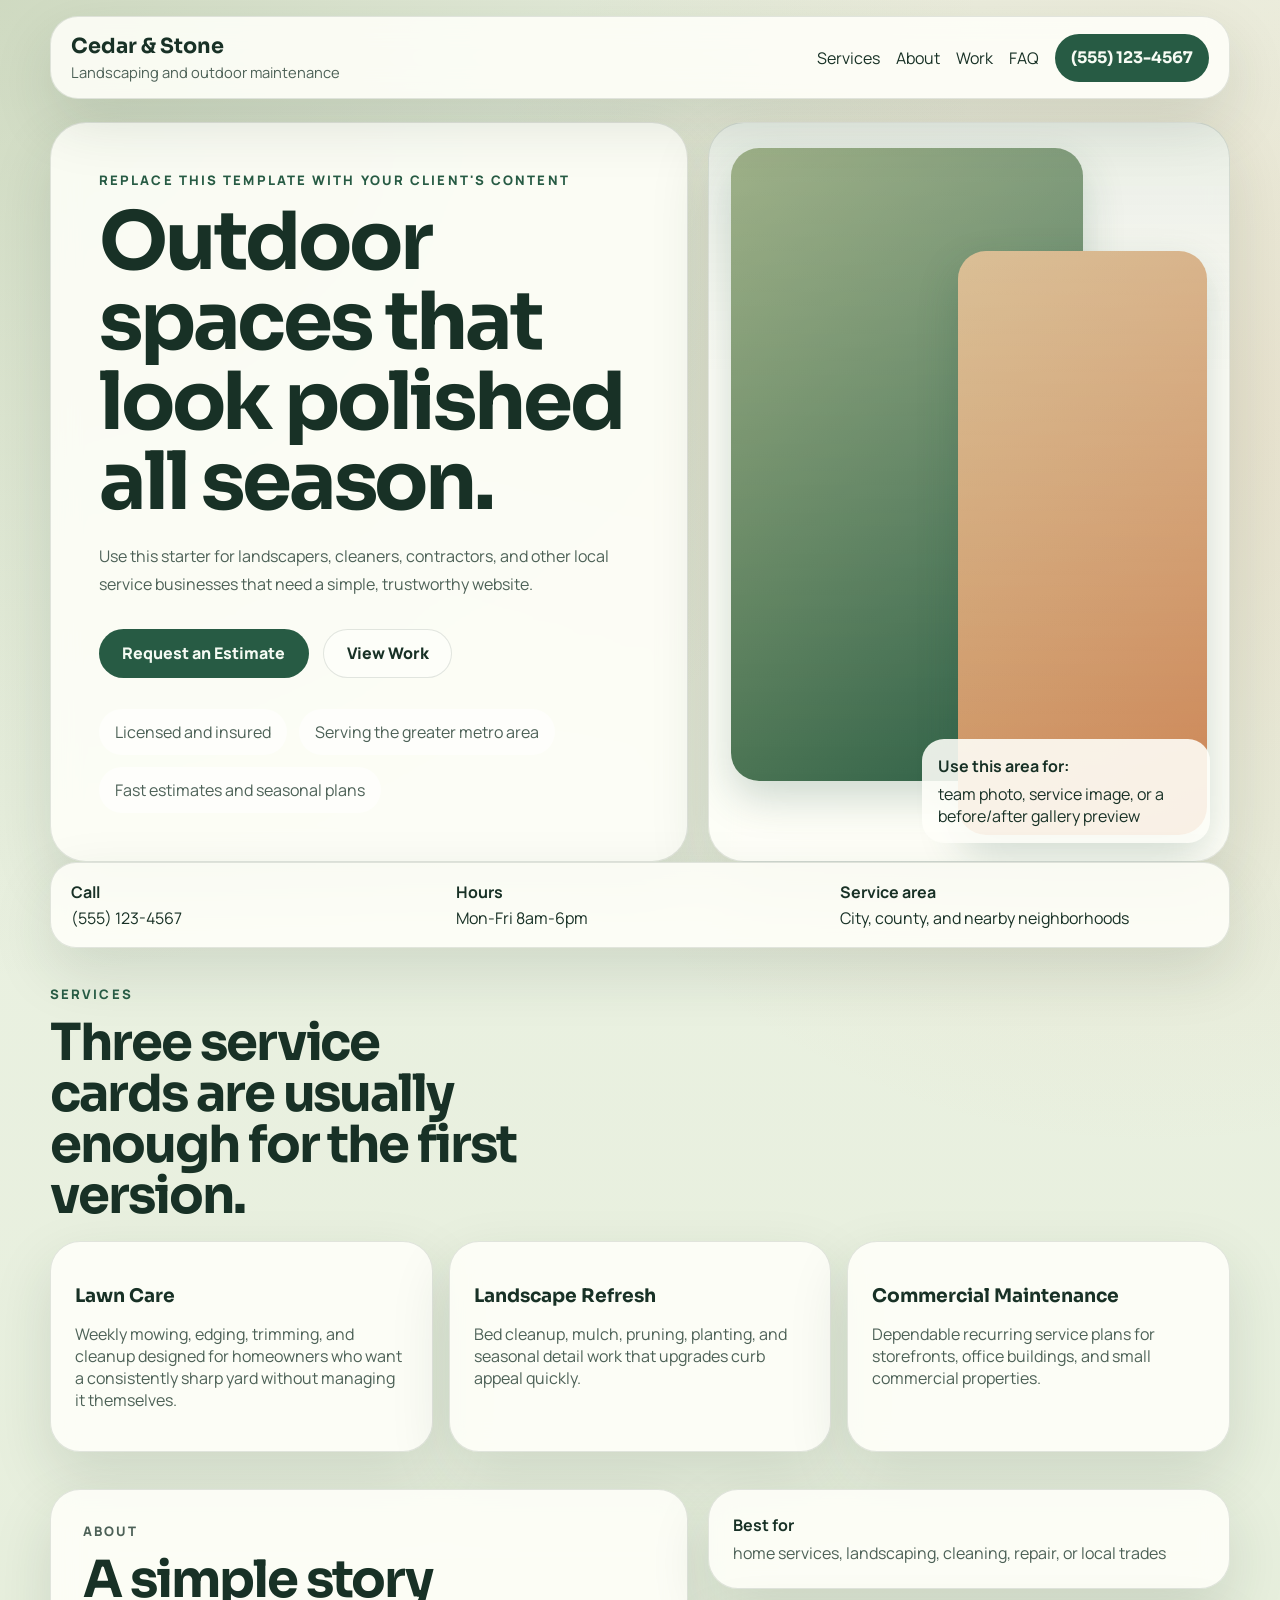
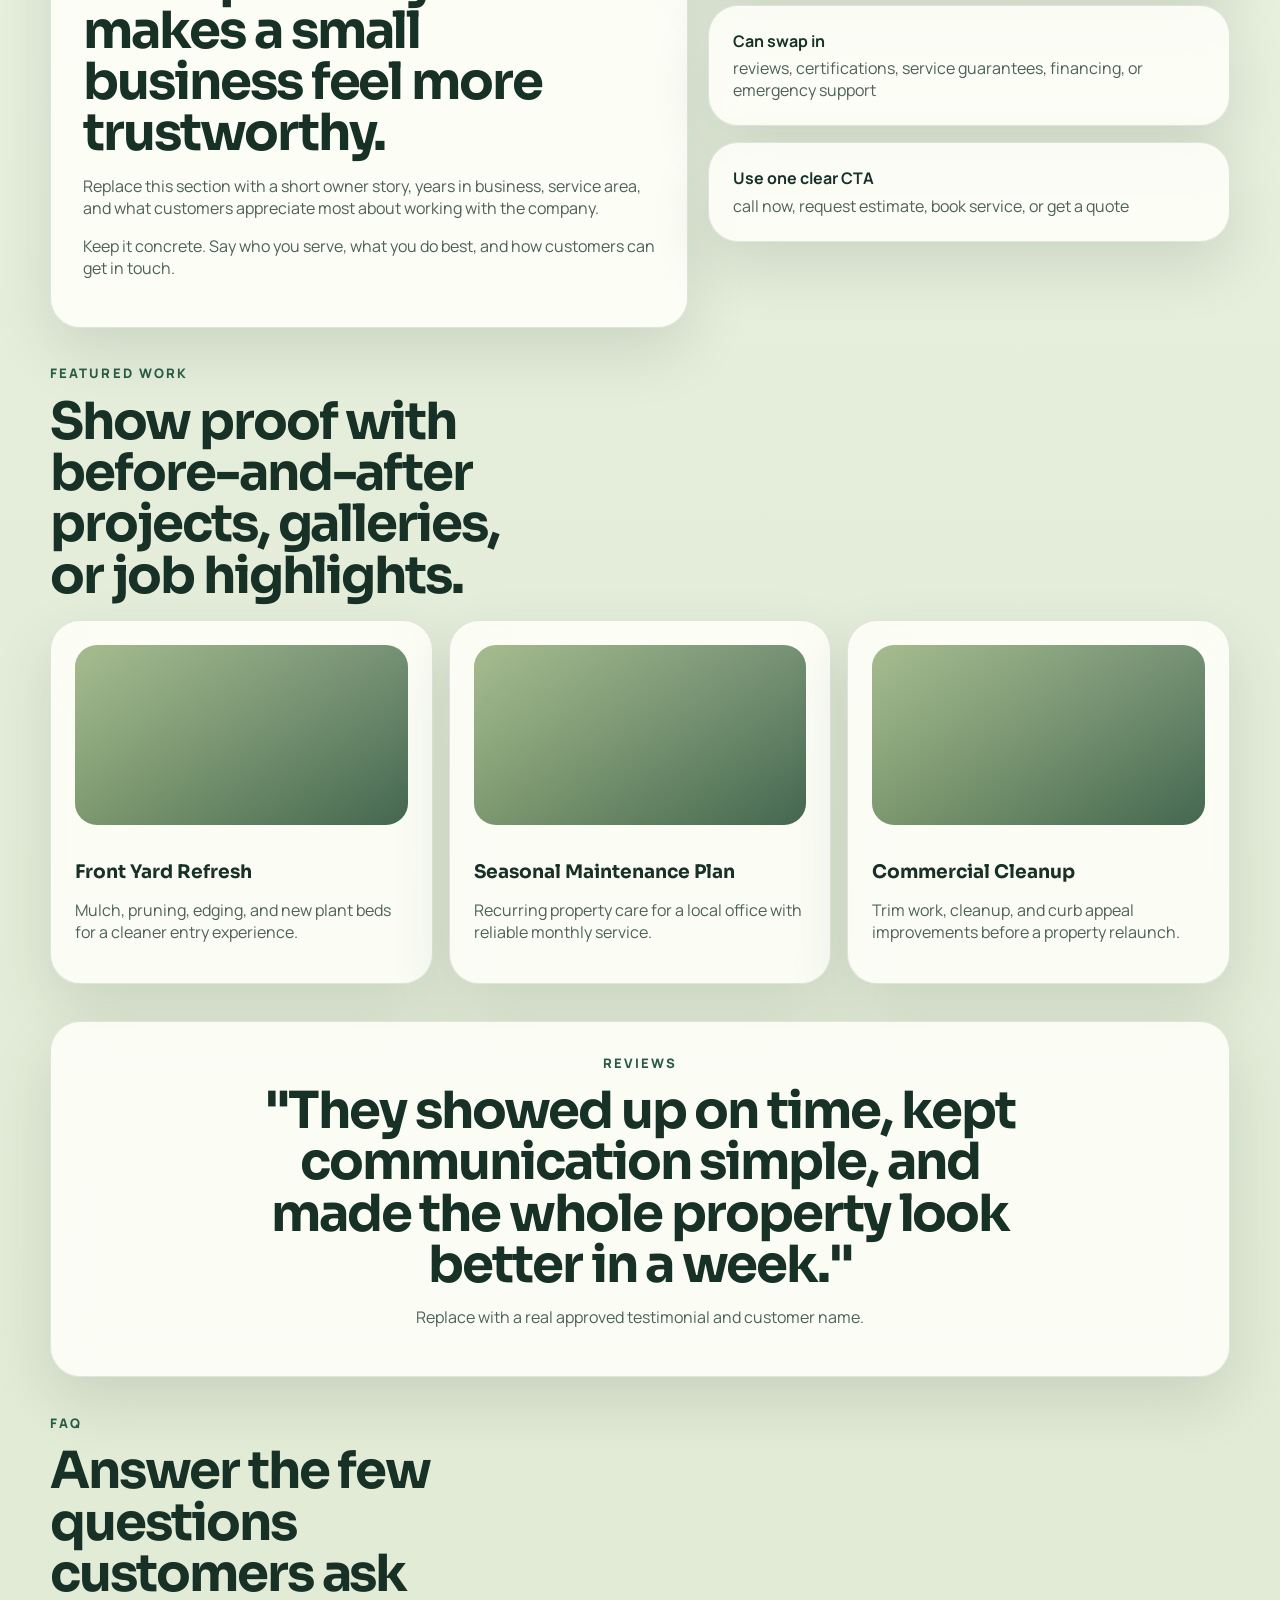
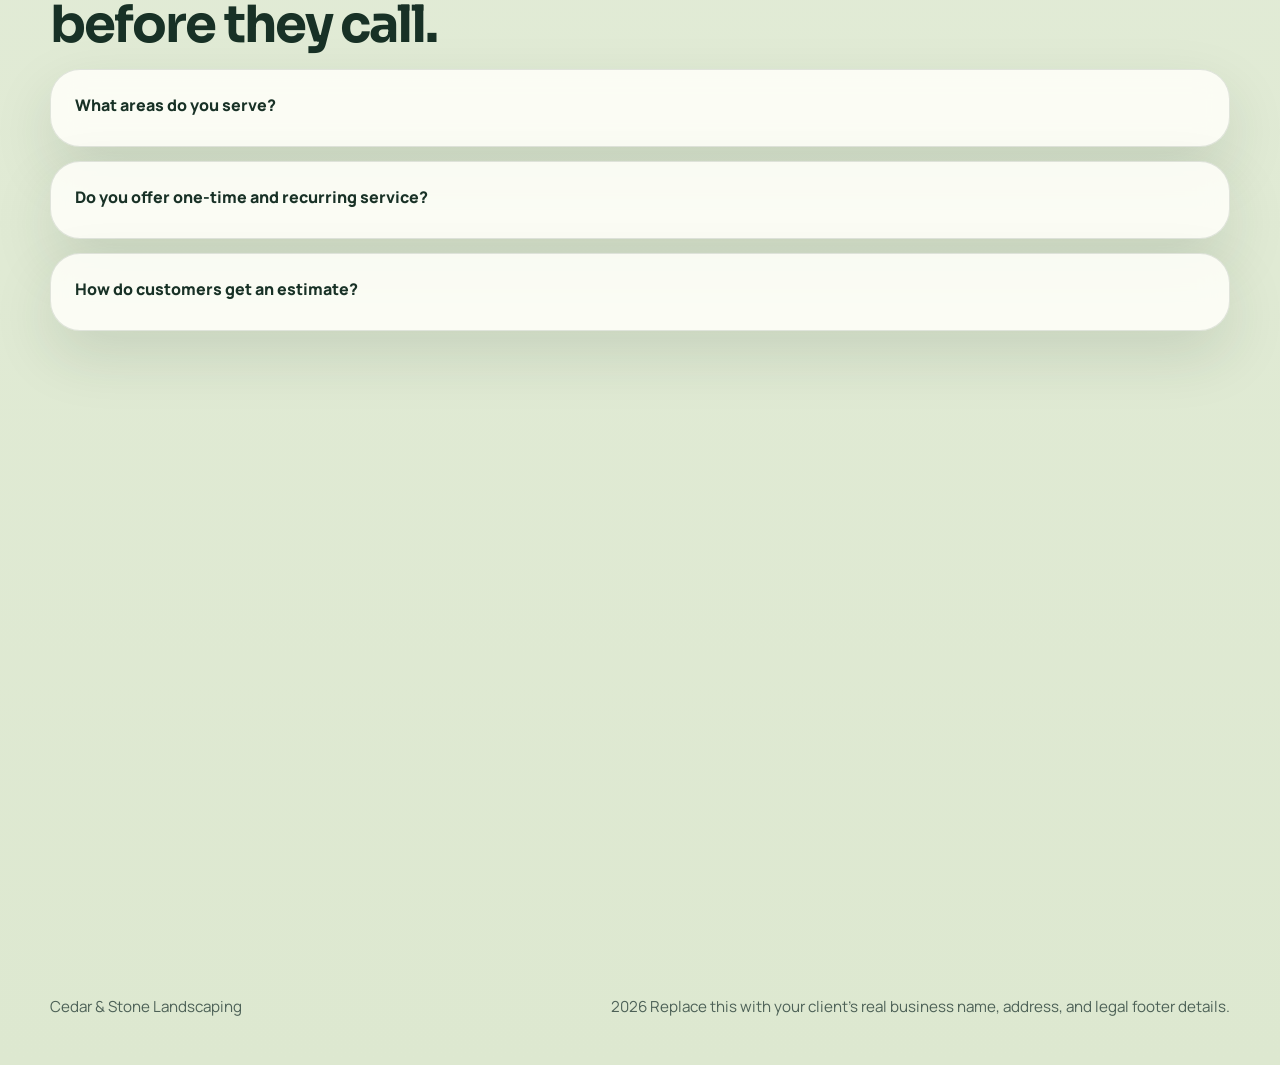
<file: website building LLC/website/client-site-template/index.html>
<!DOCTYPE html>
<html lang="en">
  <head>
    <meta charset="UTF-8" />
    <meta name="viewport" content="width=device-width, initial-scale=1.0" />
    <title>Cedar &amp; Stone Landscaping</title>
    <meta
      name="description"
      content="A reusable local business website starter for landscaping, home services, and other small service companies."
    />
    <link rel="preconnect" href="https://fonts.googleapis.com" />
    <link rel="preconnect" href="https://fonts.gstatic.com" crossorigin />
    <link
      href="https://fonts.googleapis.com/css2?family=Manrope:wght@400;500;700;800&family=Sora:wght@500;700&display=swap"
      rel="stylesheet"
    />
    <link rel="stylesheet" href="styles.css" />
    <script src="script.js" defer></script>
  </head>
  <body>
    <header class="site-header">
      <div class="brand-block">
        <a class="brand" href="#top">Cedar &amp; Stone</a>
        <p>Landscaping and outdoor maintenance</p>
      </div>
      <button
        class="menu-toggle"
        type="button"
        aria-expanded="false"
        aria-controls="site-nav"
      >
        Menu
      </button>
      <nav id="site-nav" class="site-nav" aria-label="Primary navigation">
        <a href="#services">Services</a>
        <a href="#about">About</a>
        <a href="#work">Work</a>
        <a href="#faq">FAQ</a>
        <a class="nav-phone" href="tel:5551234567">(555) 123-4567</a>
      </nav>
    </header>

    <main id="top">
      <section class="hero">
        <div class="hero-copy reveal">
          <p class="eyebrow">Replace this template with your client's content</p>
          <h1>Outdoor spaces that look polished all season.</h1>
          <p class="lede">
            Use this starter for landscapers, cleaners, contractors, and other local
            service businesses that need a simple, trustworthy website.
          </p>
          <div class="hero-actions">
            <a class="button button-primary" href="#contact">Request an Estimate</a>
            <a class="button button-secondary" href="#work">View Work</a>
          </div>
          <ul class="trust-list">
            <li>Licensed and insured</li>
            <li>Serving the greater metro area</li>
            <li>Fast estimates and seasonal plans</li>
          </ul>
        </div>

        <div class="hero-visual reveal" aria-hidden="true">
          <div class="visual-card tall"></div>
          <div class="visual-card short"></div>
          <div class="visual-note">
            <strong>Use this area for:</strong>
            <span>team photo, service image, or a before/after gallery preview</span>
          </div>
        </div>
      </section>

      <section class="info-band reveal">
        <div>
          <strong>Call</strong>
          <span>(555) 123-4567</span>
        </div>
        <div>
          <strong>Hours</strong>
          <span>Mon-Fri 8am-6pm</span>
        </div>
        <div>
          <strong>Service area</strong>
          <span>City, county, and nearby neighborhoods</span>
        </div>
      </section>

      <section id="services" class="section">
        <div class="section-heading reveal">
          <p class="eyebrow">Services</p>
          <h2>Three service cards are usually enough for the first version.</h2>
        </div>
        <div class="service-grid">
          <article class="service-card reveal">
            <h3>Lawn Care</h3>
            <p>
              Weekly mowing, edging, trimming, and cleanup designed for homeowners who want a
              consistently sharp yard without managing it themselves.
            </p>
          </article>
          <article class="service-card reveal">
            <h3>Landscape Refresh</h3>
            <p>
              Bed cleanup, mulch, pruning, planting, and seasonal detail work that upgrades curb
              appeal quickly.
            </p>
          </article>
          <article class="service-card reveal">
            <h3>Commercial Maintenance</h3>
            <p>
              Dependable recurring service plans for storefronts, office buildings, and small
              commercial properties.
            </p>
          </article>
        </div>
      </section>

      <section id="about" class="section split-section">
        <div class="about-panel reveal">
          <p class="eyebrow">About</p>
          <h2>A simple story makes a small business feel more trustworthy.</h2>
          <p>
            Replace this section with a short owner story, years in business, service area, and
            what customers appreciate most about working with the company.
          </p>
          <p>
            Keep it concrete. Say who you serve, what you do best, and how customers can get in
            touch.
          </p>
        </div>
        <div class="feature-stack reveal">
          <div class="feature-card">
            <strong>Best for</strong>
            <span>home services, landscaping, cleaning, repair, or local trades</span>
          </div>
          <div class="feature-card">
            <strong>Can swap in</strong>
            <span>reviews, certifications, service guarantees, financing, or emergency support</span>
          </div>
          <div class="feature-card">
            <strong>Use one clear CTA</strong>
            <span>call now, request estimate, book service, or get a quote</span>
          </div>
        </div>
      </section>

      <section id="work" class="section">
        <div class="section-heading reveal">
          <p class="eyebrow">Featured Work</p>
          <h2>Show proof with before-and-after projects, galleries, or job highlights.</h2>
        </div>
        <div class="work-grid">
          <article class="work-card reveal">
            <div class="work-image"></div>
            <div>
              <h3>Front Yard Refresh</h3>
              <p>Mulch, pruning, edging, and new plant beds for a cleaner entry experience.</p>
            </div>
          </article>
          <article class="work-card reveal">
            <div class="work-image"></div>
            <div>
              <h3>Seasonal Maintenance Plan</h3>
              <p>Recurring property care for a local office with reliable monthly service.</p>
            </div>
          </article>
          <article class="work-card reveal">
            <div class="work-image"></div>
            <div>
              <h3>Commercial Cleanup</h3>
              <p>Trim work, cleanup, and curb appeal improvements before a property relaunch.</p>
            </div>
          </article>
        </div>
      </section>

      <section class="section review-panel reveal">
        <p class="eyebrow">Reviews</p>
        <h2>"They showed up on time, kept communication simple, and made the whole property look better in a week."</h2>
        <p class="review-credit">Replace with a real approved testimonial and customer name.</p>
      </section>

      <section id="faq" class="section">
        <div class="section-heading reveal">
          <p class="eyebrow">FAQ</p>
          <h2>Answer the few questions customers ask before they call.</h2>
        </div>
        <div class="faq-list">
          <article class="faq-item reveal">
            <button class="faq-trigger" type="button" aria-expanded="false">
              What areas do you serve?
            </button>
            <div class="faq-answer">
              <p>Replace this with the real service area, neighborhoods, or counties served.</p>
            </div>
          </article>
          <article class="faq-item reveal">
            <button class="faq-trigger" type="button" aria-expanded="false">
              Do you offer one-time and recurring service?
            </button>
            <div class="faq-answer">
              <p>Use this space to explain service plans, minimums, and scheduling.</p>
            </div>
          </article>
          <article class="faq-item reveal">
            <button class="faq-trigger" type="button" aria-expanded="false">
              How do customers get an estimate?
            </button>
            <div class="faq-answer">
              <p>Explain the call, form, site visit, or turnaround time for a quote.</p>
            </div>
          </article>
        </div>
      </section>

      <section id="contact" class="section contact-panel reveal">
        <div class="contact-copy">
          <p class="eyebrow">Contact</p>
          <h2>Keep the final step obvious and low-friction.</h2>
          <p>
            Use this panel for a short form, phone number, service area, and hours. Most local
            service sites win by making contact easy, not by adding more pages than needed.
          </p>
        </div>
        <form class="contact-form">
          <label>
            Name
            <input type="text" name="name" placeholder="Your name" />
          </label>
          <label>
            Email
            <input type="email" name="email" placeholder="you@example.com" />
          </label>
          <label>
            Phone
            <input type="tel" name="phone" placeholder="(555) 123-4567" />
          </label>
          <label>
            Project details
            <textarea
              name="details"
              rows="4"
              placeholder="Tell us what you need help with."
            ></textarea>
          </label>
          <button class="button button-primary" type="submit">Request Estimate</button>
        </form>
      </section>
    </main>

    <footer class="site-footer">
      <p>Cedar &amp; Stone Landscaping</p>
      <p><span id="year"></span> Replace this with your client's real business name, address, and legal footer details.</p>
    </footer>
  </body>
</html>
</file>
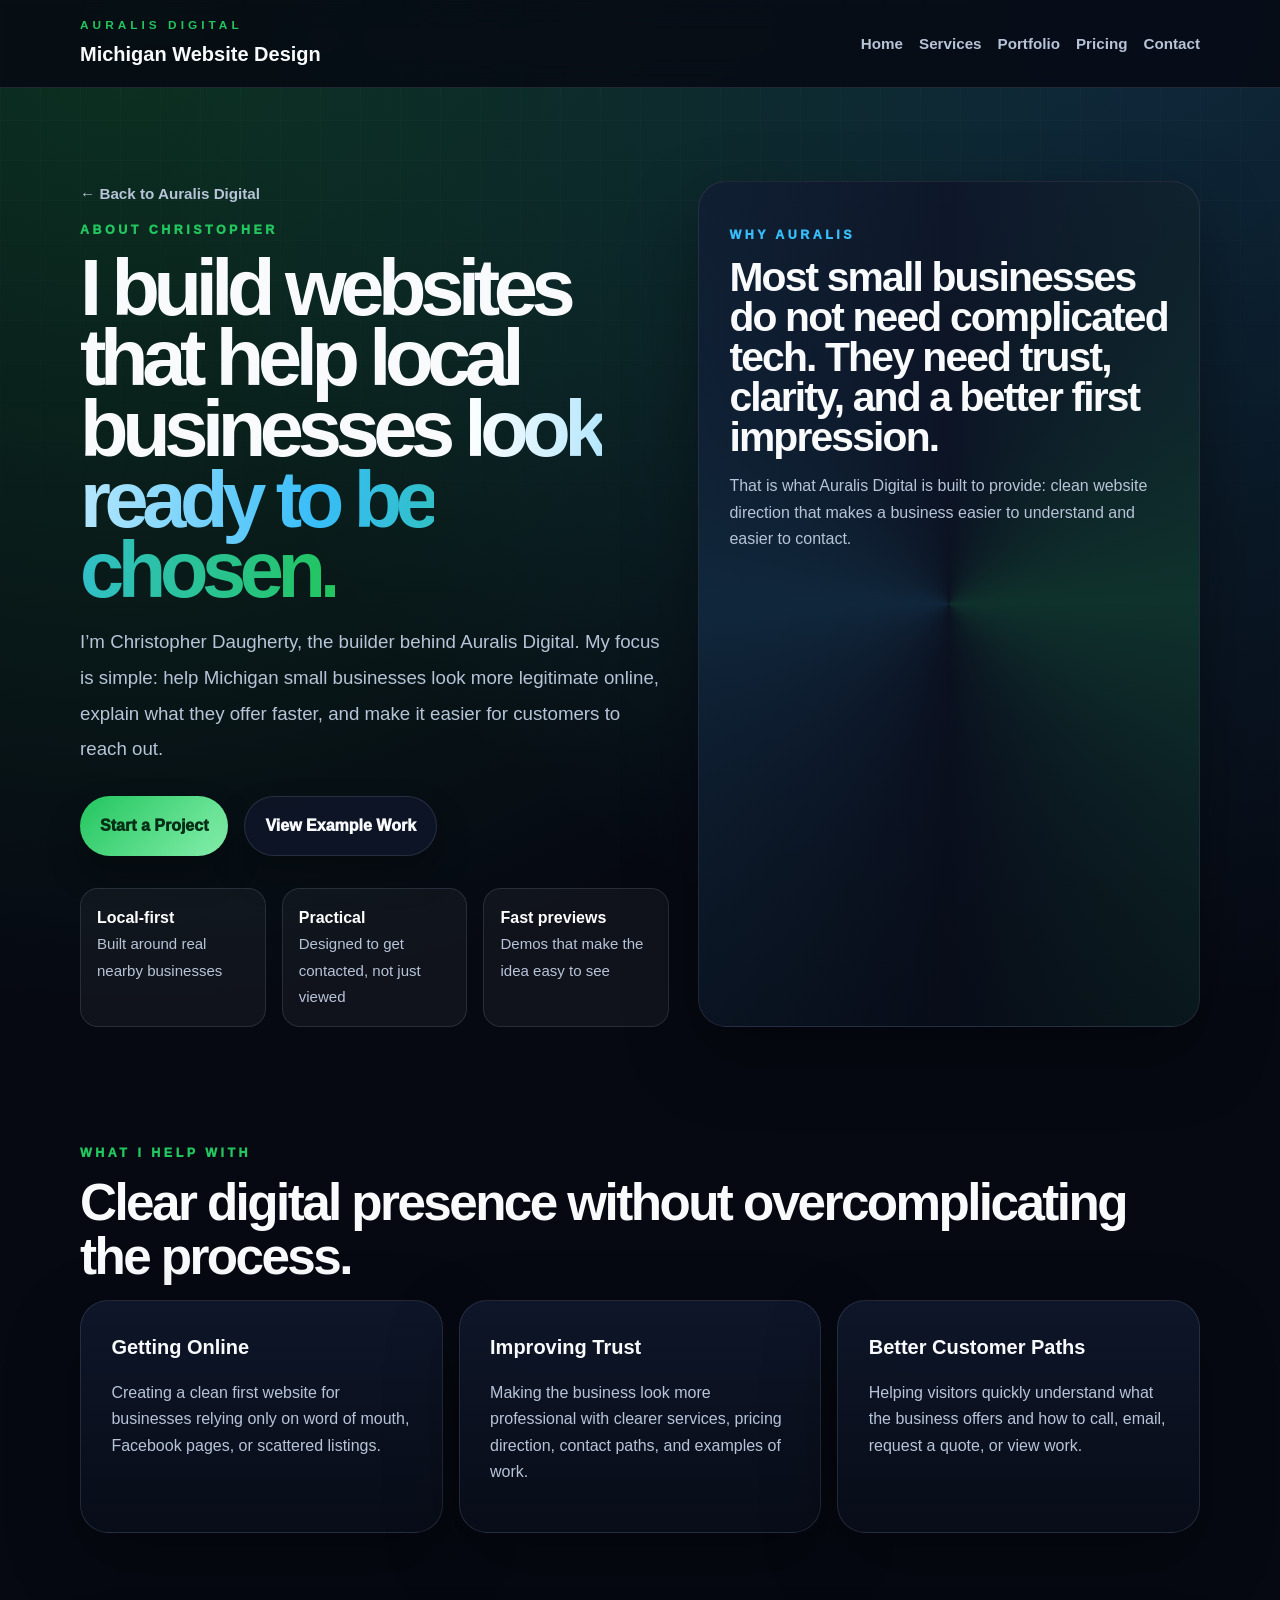
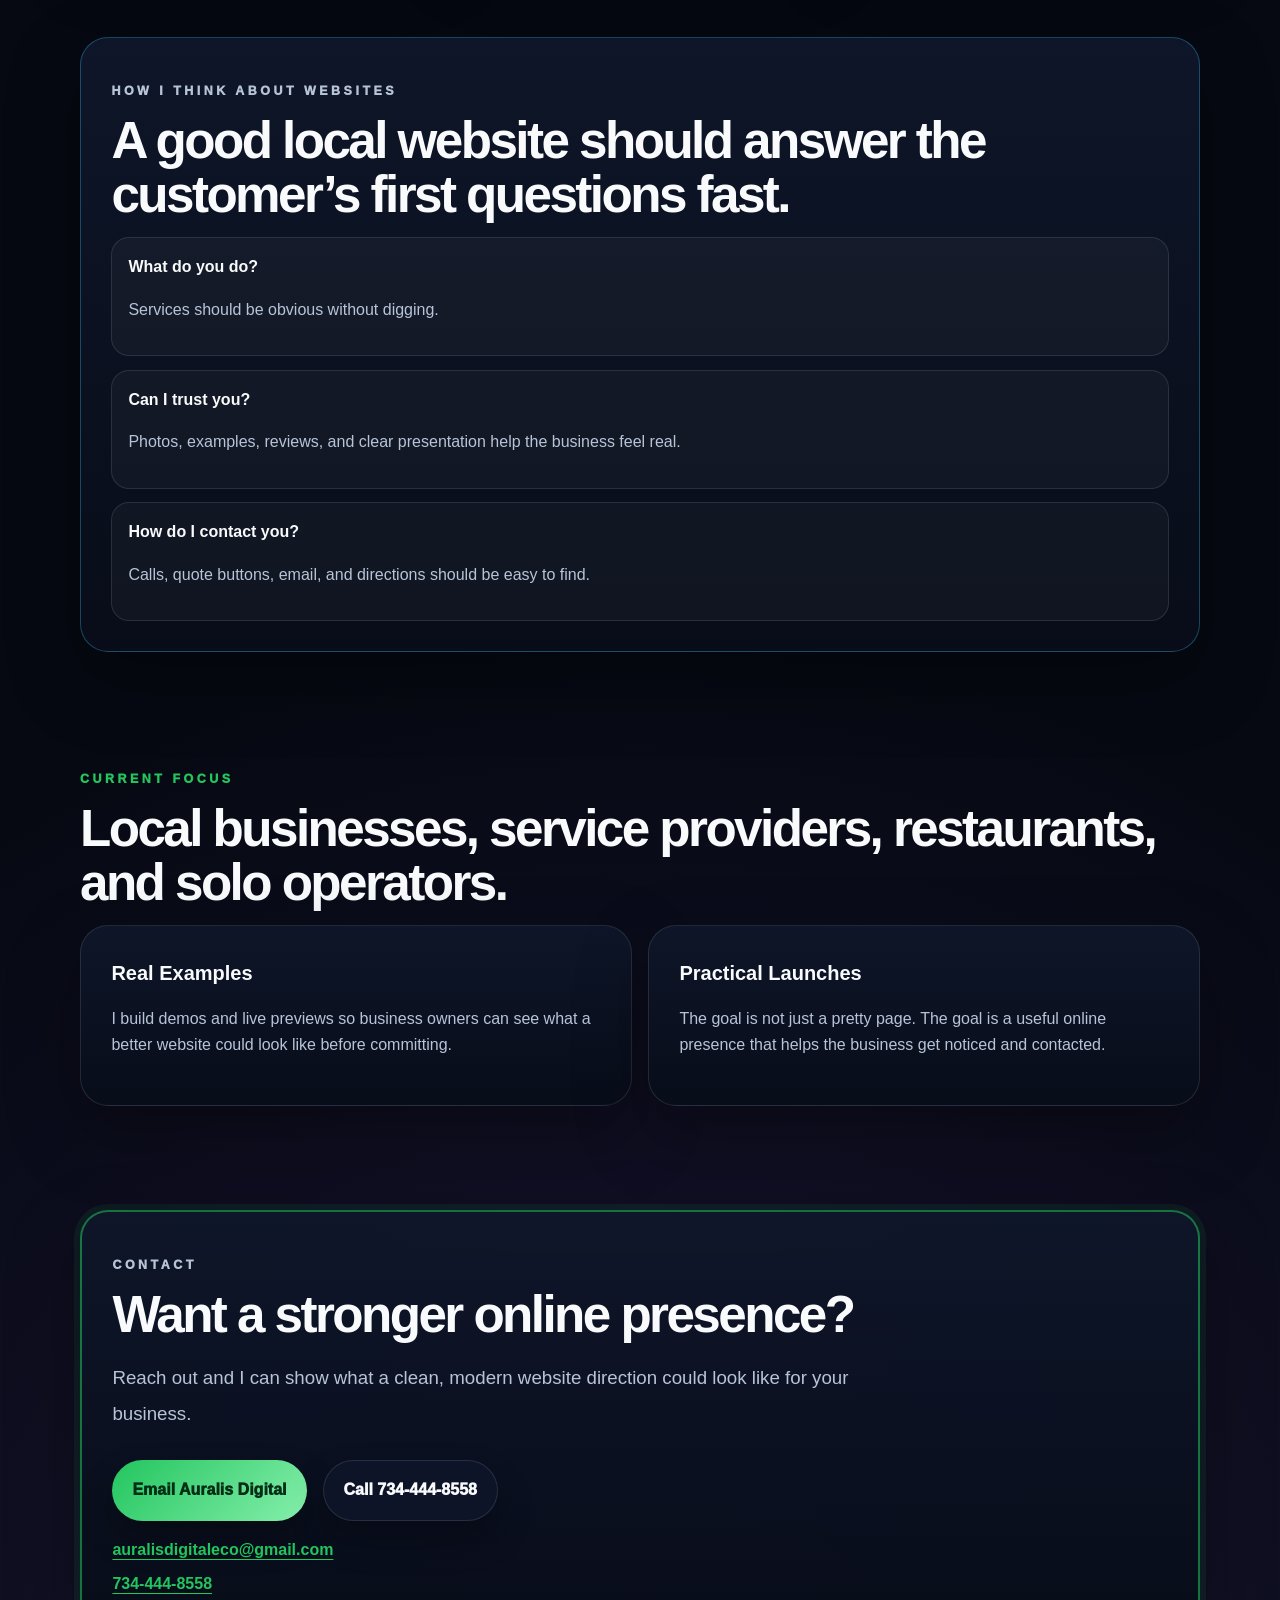
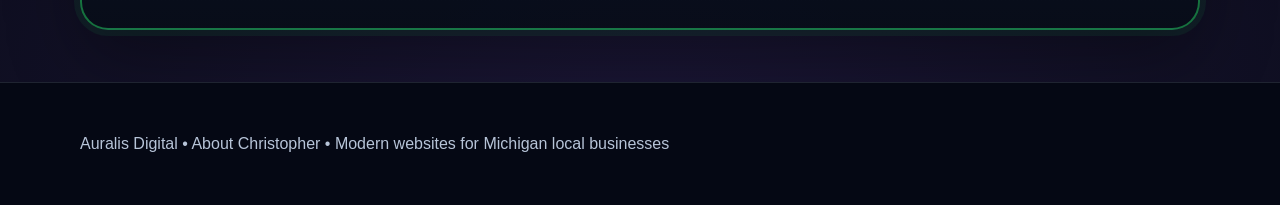
<file: about-christopher.html>
<!DOCTYPE html><html lang="en"><head><meta charset="UTF-8" /><meta name="viewport" content="width=device-width, initial-scale=1.0" /><title>About Christopher | Auralis Digital</title><meta name="description" content="Christopher Daugherty helps Michigan local businesses grow through clearer websites, stronger trust, and smarter online presence. Founder of Auralis Digital." /><meta property="og:title" content="About Christopher | Auralis Digital" /><meta property="og:description" content="A founder trust page for Auralis Digital, helping local businesses get found, trusted, and contacted through better websites." /><style>:root{--bg:#060912;--ink:#f8fafc;--muted:#b7c4d8;--line:rgba(148,163,184,.18);--accent:#22c55e;--blue:#38bdf8;--violet:#8b5cf6;--gold:#facc15}*{box-sizing:border-box}html{scroll-behavior:smooth}body{margin:0;font-family:Inter,Arial,sans-serif;color:var(--ink);background:radial-gradient(circle at 10% 0,rgba(34,197,94,.22),transparent 28%),radial-gradient(circle at 90% 0,rgba(56,189,248,.18),transparent 28%),radial-gradient(circle at 50% 100%,rgba(139,92,246,.16),transparent 34%),#060912;line-height:1.65}body:before{content:"";position:fixed;inset:0;pointer-events:none;background:linear-gradient(rgba(255,255,255,.03) 1px,transparent 1px),linear-gradient(90deg,rgba(255,255,255,.03) 1px,transparent 1px);background-size:40px 40px;mask-image:linear-gradient(to bottom,rgba(0,0,0,.65),transparent 78%)}a{text-decoration:none;color:inherit}.skip-link{position:absolute;left:-999px;top:auto;width:1px;height:1px;overflow:hidden}.skip-link:focus{left:1rem;top:1rem;width:auto;height:auto;padding:.75rem 1rem;background:var(--accent);color:#052e16;border-radius:999px;z-index:20}.container{width:min(1120px,92%);margin:auto}.topbar{position:sticky;top:0;z-index:10;background:rgba(6,9,18,.84);backdrop-filter:blur(14px);border-bottom:1px solid var(--line)}.topbar-inner{display:flex;justify-content:space-between;align-items:center;padding:1rem 0}.brand p{margin:0;font-size:.74rem;letter-spacing:.34em;text-transform:uppercase;color:var(--accent);font-weight:900}.brand h1{margin:.15rem 0 0;font-size:1.25rem}.nav{display:flex;gap:1rem;flex-wrap:wrap}.nav a,.back-link{font-size:.95rem;color:var(--muted);font-weight:800}.nav a:hover,.back-link:hover{color:#fff}.hero{padding:5.8rem 0 3.2rem}.eyebrow{text-transform:uppercase;letter-spacing:.28em;color:var(--accent);font-size:.78rem;font-weight:950}.hero-grid{display:grid;grid-template-columns:1.08fr .92fr;gap:1.8rem;align-items:stretch}.hero h2{font-size:clamp(3.15rem,6.2vw,6.1rem);line-height:.89;letter-spacing:-.08em;margin:.55rem 0 1rem}.hero h2 span{background:linear-gradient(90deg,#fff,var(--blue),var(--accent));-webkit-background-clip:text;background-clip:text;color:transparent}.lead{font-size:1.17rem;color:var(--muted);max-width:48rem;line-height:1.9}.card,.hero-card,.trust-panel{background:linear-gradient(180deg,rgba(15,23,42,.94),rgba(8,13,25,.96));border:1px solid var(--line);border-radius:28px;padding:1.9rem;box-shadow:0 28px 70px rgba(0,0,0,.34)}.hero-card{display:flex;flex-direction:column;justify-content:space-between;overflow:hidden;position:relative}.hero-card:before{content:"";position:absolute;inset:-30%;background:conic-gradient(from 0deg,transparent,rgba(34,197,94,.18),transparent,rgba(56,189,248,.12),transparent);animation:spin 14s linear infinite}.hero-card>*{position:relative}.hero-card h3{font-size:2.55rem;line-height:.98;margin:.45rem 0 1rem;letter-spacing:-.045em}.hero-card p,.card p,.trust-panel p{color:var(--muted)}.actions{display:flex;gap:1rem;flex-wrap:wrap;margin-top:1.8rem}.btn{padding:1rem 1.25rem;border-radius:999px;font-weight:950;display:inline-flex;align-items:center;justify-content:center;transition:.2s;box-shadow:0 18px 34px rgba(0,0,0,.28)}.btn:hover{transform:translateY(-2px)}.btn-primary{background:linear-gradient(135deg,var(--accent),#86efac);color:#052e16}.btn-secondary{background:rgba(15,23,42,.82);border:1px solid var(--line)}.proof-strip{display:grid;grid-template-columns:repeat(3,1fr);gap:1rem;margin-top:2rem}.proof-strip div{padding:1rem;border-radius:18px;background:rgba(255,255,255,.045);border:1px solid var(--line)}.proof-strip strong{display:block;color:#fff}.proof-strip span{color:var(--muted);font-size:.94rem}.section{padding:3.25rem 0}.section h2{font-size:clamp(2rem,4vw,3.25rem);line-height:1.05;letter-spacing:-.05em;margin:.35rem 0 1rem}.grid{display:grid;grid-template-columns:repeat(3,1fr);gap:1rem}.grid.two{grid-template-columns:repeat(2,1fr)}.card h3{margin:0 0 .7rem;font-size:1.25rem}.card:hover{transform:translateY(-4px);transition:.2s;border-color:rgba(34,197,94,.45)}.trust-panel{border-color:rgba(56,189,248,.32)}.trust-list{display:grid;gap:.85rem;margin-top:1rem}.trust-list div{padding:1rem;border:1px solid var(--line);border-radius:18px;background:rgba(255,255,255,.035)}.contact-card{border:2px solid rgba(34,197,94,.55);box-shadow:0 0 0 6px rgba(34,197,94,.08),0 28px 70px rgba(0,0,0,.34)}.contact-list{display:grid;gap:.5rem;margin-top:1rem}.contact-list a{color:var(--accent);font-weight:900;text-decoration:underline;text-underline-offset:4px}footer{padding:2rem 0;border-top:1px solid var(--line);background:#050814;color:var(--muted)}:focus-visible{outline:3px solid var(--accent);outline-offset:4px;border-radius:10px}@keyframes spin{to{transform:rotate(360deg)}}@media(max-width:900px){.nav{display:none}.hero-grid,.grid,.grid.two,.proof-strip{grid-template-columns:1fr}.hero{padding:3.5rem 0 2rem}.hero h2{font-size:3.05rem}.actions{flex-direction:column}.btn{text-align:center}.card,.hero-card,.trust-panel{padding:1.35rem;border-radius:22px}}</style></head><body><a class="skip-link" href="#main">Skip to content</a><header class="topbar"><div class="container topbar-inner"><div class="brand"><p>Auralis Digital</p><h1>Michigan Website Design</h1></div><nav class="nav" aria-label="Main navigation"><a href="index.html">Home</a><a href="index.html#services">Services</a><a href="index.html#portfolio">Portfolio</a><a href="index.html#pricing">Pricing</a><a href="index.html#contact">Contact</a></nav></div></header><main id="main"><section class="hero"><div class="container hero-grid"><div><a class="back-link" href="index.html">← Back to Auralis Digital</a><p class="eyebrow">About Christopher</p><h2>I build websites that help local businesses <span>look ready to be chosen.</span></h2><p class="lead">I’m Christopher Daugherty, the builder behind Auralis Digital. My focus is simple: help Michigan small businesses look more legitimate online, explain what they offer faster, and make it easier for customers to reach out.</p><div class="actions"><a class="btn btn-primary" href="mailto:auralisdigitaleco@gmail.com">Start a Project</a><a class="btn btn-secondary" href="index.html#portfolio">View Example Work</a></div><div class="proof-strip"><div><strong>Local-first</strong><span>Built around real nearby businesses</span></div><div><strong>Practical</strong><span>Designed to get contacted, not just viewed</span></div><div><strong>Fast previews</strong><span>Demos that make the idea easy to see</span></div></div></div><aside class="hero-card"><div><p class="eyebrow" style="color:var(--blue)">Why Auralis</p><h3>Most small businesses do not need complicated tech. They need trust, clarity, and a better first impression.</h3><p>That is what Auralis Digital is built to provide: clean website direction that makes a business easier to understand and easier to contact.</p></div></aside></div></section><section class="section"><div class="container"><p class="eyebrow">What I help with</p><h2>Clear digital presence without overcomplicating the process.</h2><div class="grid"><article class="card"><h3>Getting Online</h3><p>Creating a clean first website for businesses relying only on word of mouth, Facebook pages, or scattered listings.</p></article><article class="card"><h3>Improving Trust</h3><p>Making the business look more professional with clearer services, pricing direction, contact paths, and examples of work.</p></article><article class="card"><h3>Better Customer Paths</h3><p>Helping visitors quickly understand what the business offers and how to call, email, request a quote, or view work.</p></article></div></div></section><section class="section"><div class="container"><div class="trust-panel"><p class="eyebrow">How I think about websites</p><h2>A good local website should answer the customer’s first questions fast.</h2><div class="trust-list"><div><strong>What do you do?</strong><p>Services should be obvious without digging.</p></div><div><strong>Can I trust you?</strong><p>Photos, examples, reviews, and clear presentation help the business feel real.</p></div><div><strong>How do I contact you?</strong><p>Calls, quote buttons, email, and directions should be easy to find.</p></div></div></div></div></section><section class="section"><div class="container"><p class="eyebrow">Current focus</p><h2>Local businesses, service providers, restaurants, and solo operators.</h2><div class="grid two"><article class="card"><h3>Real Examples</h3><p>I build demos and live previews so business owners can see what a better website could look like before committing.</p></article><article class="card"><h3>Practical Launches</h3><p>The goal is not just a pretty page. The goal is a useful online presence that helps the business get noticed and contacted.</p></article></div></div></section><section class="section"><div class="container"><article class="card contact-card"><p class="eyebrow">Contact</p><h2>Want a stronger online presence?</h2><p class="lead">Reach out and I can show what a clean, modern website direction could look like for your business.</p><div class="actions"><a class="btn btn-primary" href="mailto:auralisdigitaleco@gmail.com">Email Auralis Digital</a><a class="btn btn-secondary" href="tel:+17344448558">Call 734-444-8558</a></div><div class="contact-list"><a href="mailto:auralisdigitaleco@gmail.com">auralisdigitaleco@gmail.com</a><a href="tel:+17344448558">734-444-8558</a></div></article></div></section></main><footer><div class="container"><p>Auralis Digital • About Christopher • Modern websites for Michigan local businesses</p></div></footer></body></html>
</file>
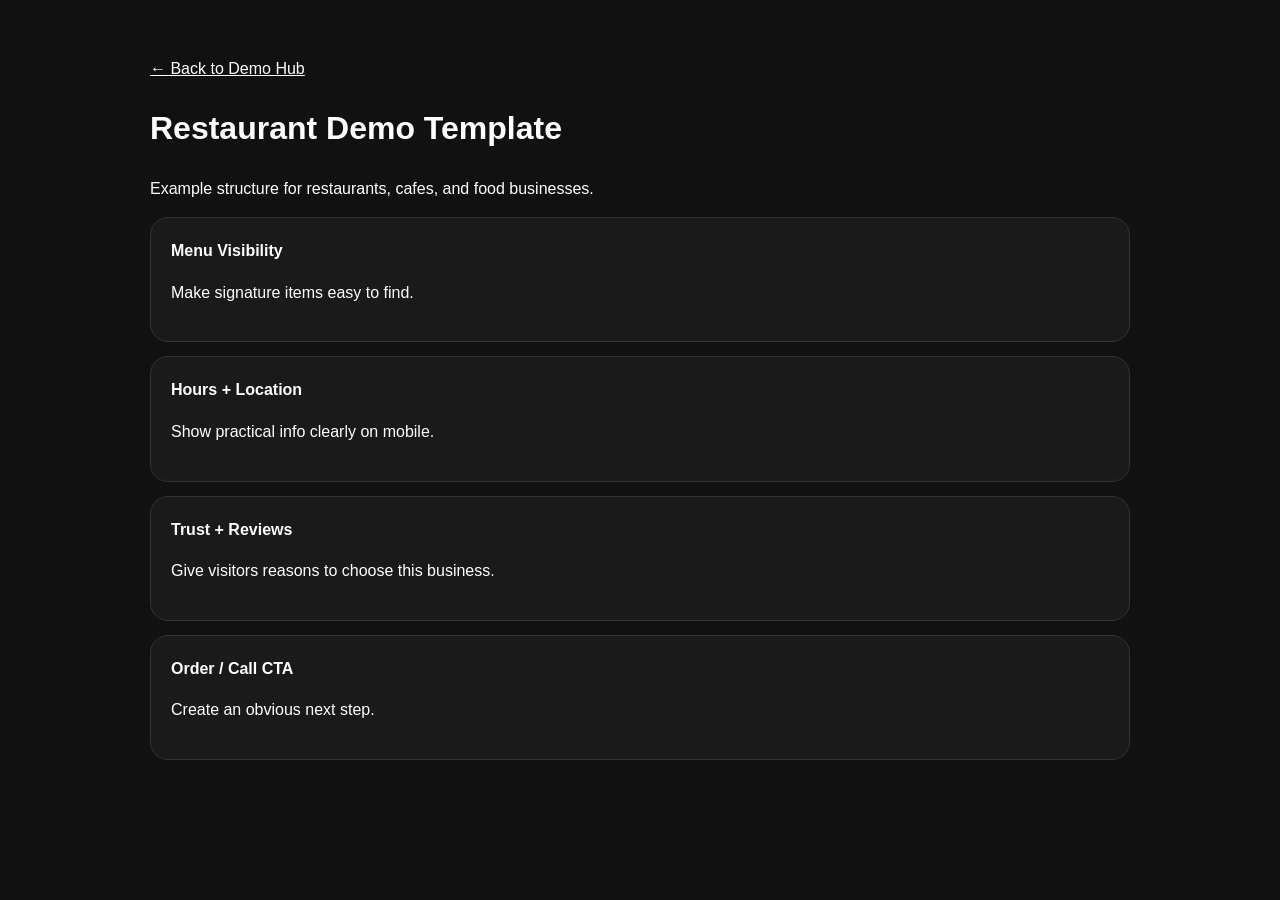
<file: restaurant-demo.html>
<!DOCTYPE html><html lang='en'><head><meta charset='UTF-8'><meta name='viewport' content='width=device-width,initial-scale=1'><title>Restaurant Demo</title><style>body{margin:0;font-family:Arial;background:#111;color:#fff;padding:40px;line-height:1.6;max-width:980px;margin:auto}a{color:#fff}.card{border:1px solid #333;border-radius:18px;padding:20px;margin:14px 0;background:#1a1a1a}</style></head><body><p><a href='index.html'>← Back to Demo Hub</a></p><h1>Restaurant Demo Template</h1><p>Example structure for restaurants, cafes, and food businesses.</p><div class='card'><strong>Menu Visibility</strong><p>Make signature items easy to find.</p></div><div class='card'><strong>Hours + Location</strong><p>Show practical info clearly on mobile.</p></div><div class='card'><strong>Trust + Reviews</strong><p>Give visitors reasons to choose this business.</p></div><div class='card'><strong>Order / Call CTA</strong><p>Create an obvious next step.</p></div></body></html>
</file>
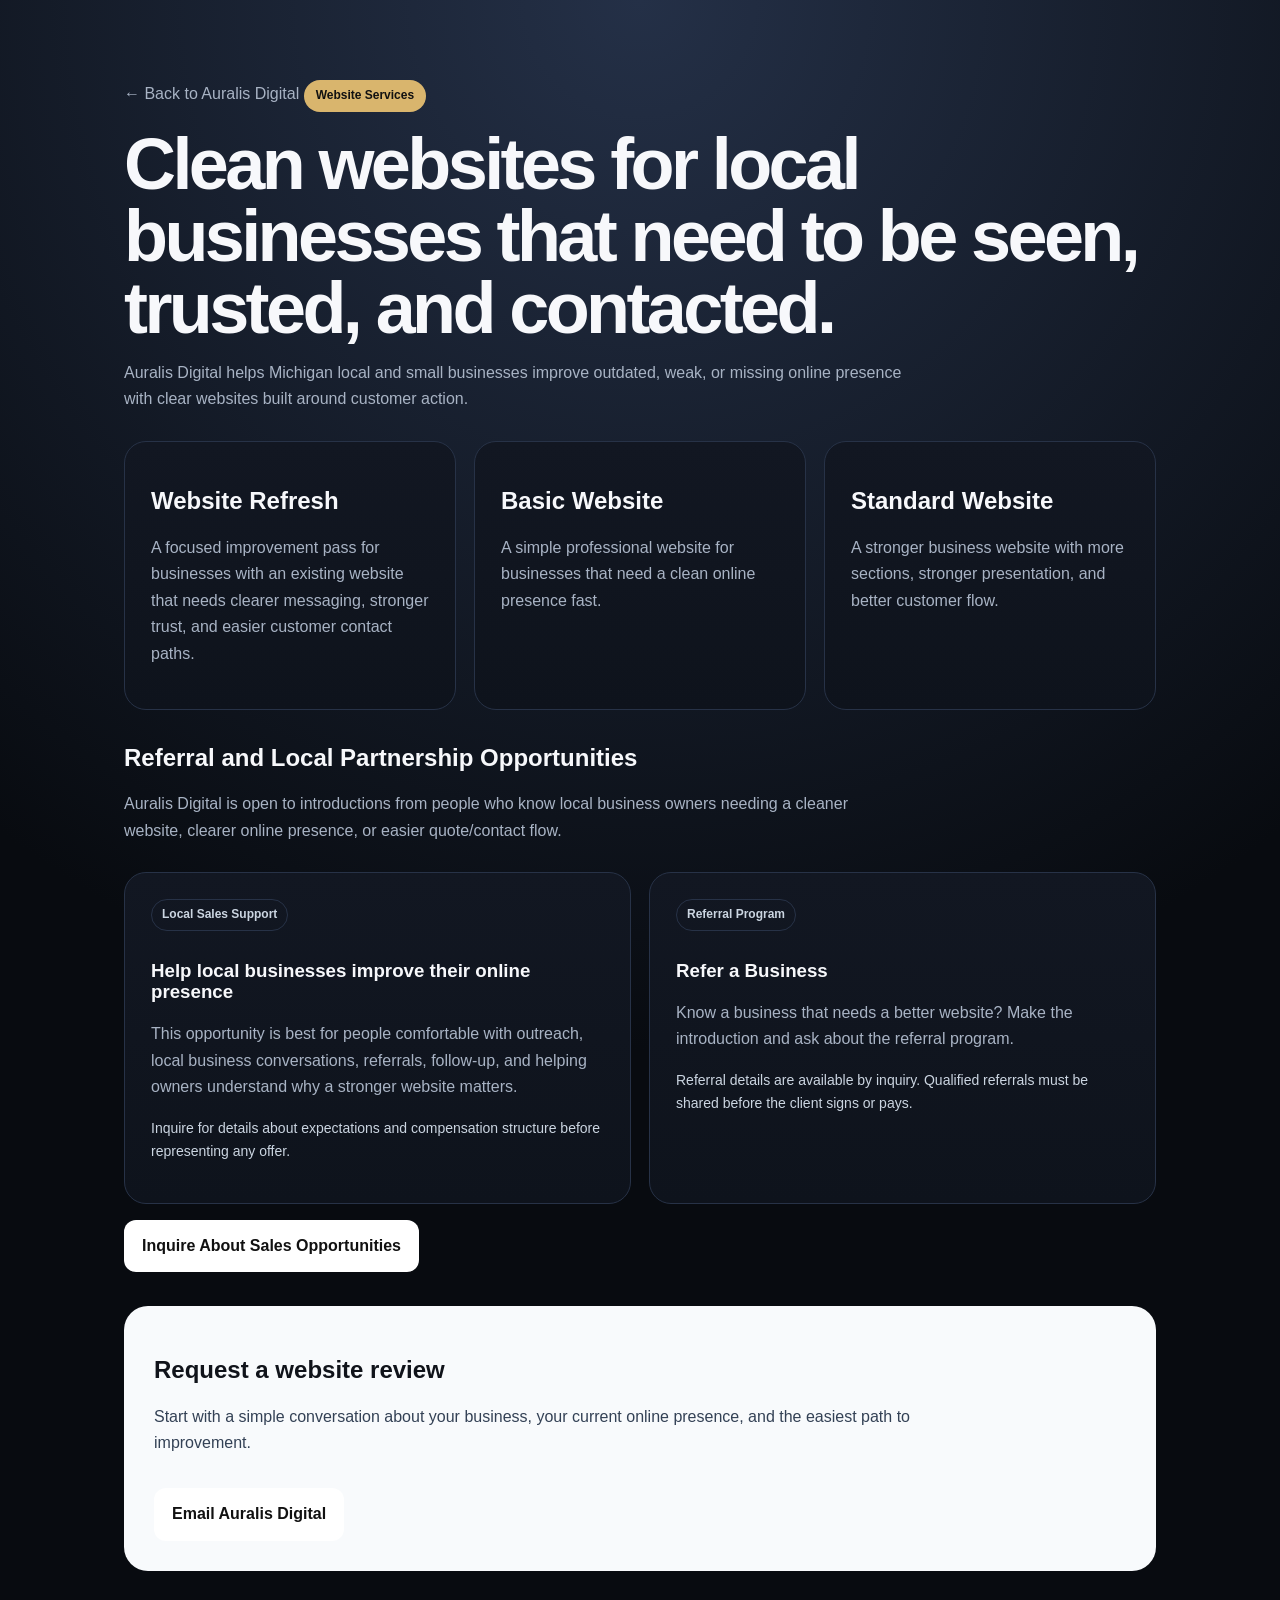
<file: website-llc.html>
<!DOCTYPE html>
<html lang="en">
<head>
  <meta charset="UTF-8">
  <meta name="viewport" content="width=device-width,initial-scale=1.0">
  <title>Website Services | Auralis Digital</title>
  <meta name="description" content="Website service page for Auralis Digital. Practical websites for Michigan local businesses that need to be seen, trusted, and contacted.">
  <style>
    :root{--bg:#080b10;--panel:#121722;--text:#f7f8fb;--muted:#a8b3c4;--line:#273247;--gold:#d9b56d;--soft:#f8fafc;--ink:#10131a}
    *{box-sizing:border-box}
    body{margin:0;font-family:Arial,sans-serif;background:radial-gradient(circle at top,#243047,#080b10 60%);color:var(--text);line-height:1.65}
    .wrap{max-width:1080px;margin:auto;padding:56px 24px}
    .back{color:var(--muted);text-decoration:none}
    .tag{display:inline-block;background:var(--gold);color:#111;font-weight:800;border-radius:999px;padding:6px 12px;font-size:12px;margin:24px 0 16px}
    h1{font-size:clamp(42px,7vw,72px);line-height:1;margin:0 0 16px;letter-spacing:-.05em}
    h2,h3{line-height:1.15}
    p{color:var(--muted);max-width:780px}
    ul{margin:16px 0 0;padding-left:20px;color:var(--muted)}
    li{margin:8px 0}
    .grid{display:grid;grid-template-columns:repeat(auto-fit,minmax(240px,1fr));gap:18px;margin-top:28px}
    .card{background:linear-gradient(180deg,var(--panel),#0e131c);border:1px solid var(--line);border-radius:22px;padding:26px}
    .programs{margin-top:34px}
    .program-note{font-size:14px;color:#cbd5e1;margin-top:16px}
    .pill{display:inline-block;border:1px solid var(--line);border-radius:999px;padding:5px 10px;color:#cbd5e1;font-size:12px;font-weight:700;margin-bottom:10px}
    .btn{display:inline-block;background:#fff;color:#111;text-decoration:none;border-radius:12px;padding:13px 18px;font-weight:800;margin-top:16px}
    .cta{margin-top:34px;background:var(--soft);color:var(--ink);border-radius:24px;padding:30px}
    .cta p{color:#334155}
  </style>
</head>
<body>
  <main class="wrap">
    <a class="back" href="index.html">← Back to Auralis Digital</a>
    <div class="tag">Website Services</div>
    <h1>Clean websites for local businesses that need to be seen, trusted, and contacted.</h1>
    <p>Auralis Digital helps Michigan local and small businesses improve outdated, weak, or missing online presence with clear websites built around customer action.</p>

    <section class="grid" aria-label="Website services">
      <div class="card">
        <h2>Website Refresh</h2>
        <p>A focused improvement pass for businesses with an existing website that needs clearer messaging, stronger trust, and easier customer contact paths.</p>
      </div>
      <div class="card">
        <h2>Basic Website</h2>
        <p>A simple professional website for businesses that need a clean online presence fast.</p>
      </div>
      <div class="card">
        <h2>Standard Website</h2>
        <p>A stronger business website with more sections, stronger presentation, and better customer flow.</p>
      </div>
    </section>

    <section class="programs" aria-label="Sales representative and referral opportunities">
      <h2>Referral and Local Partnership Opportunities</h2>
      <p>Auralis Digital is open to introductions from people who know local business owners needing a cleaner website, clearer online presence, or easier quote/contact flow.</p>

      <div class="grid">
        <div class="card">
          <span class="pill">Local Sales Support</span>
          <h3>Help local businesses improve their online presence</h3>
          <p>This opportunity is best for people comfortable with outreach, local business conversations, referrals, follow-up, and helping owners understand why a stronger website matters.</p>
          <p class="program-note">Inquire for details about expectations and compensation structure before representing any offer.</p>
        </div>

        <div class="card">
          <span class="pill">Referral Program</span>
          <h3>Refer a Business</h3>
          <p>Know a business that needs a better website? Make the introduction and ask about the referral program.</p>
          <p class="program-note">Referral details are available by inquiry. Qualified referrals must be shared before the client signs or pays.</p>
        </div>
      </div>

      <a class="btn" href="mailto:auralisdigitaleco@gmail.com?subject=Sales Representative or Referral Inquiry">Inquire About Sales Opportunities</a>
    </section>

    <section class="cta">
      <h2>Request a website review</h2>
      <p>Start with a simple conversation about your business, your current online presence, and the easiest path to improvement.</p>
      <a class="btn" href="mailto:auralisdigitaleco@gmail.com">Email Auralis Digital</a>
    </section>
  </main>
</body>
</html>
</file>
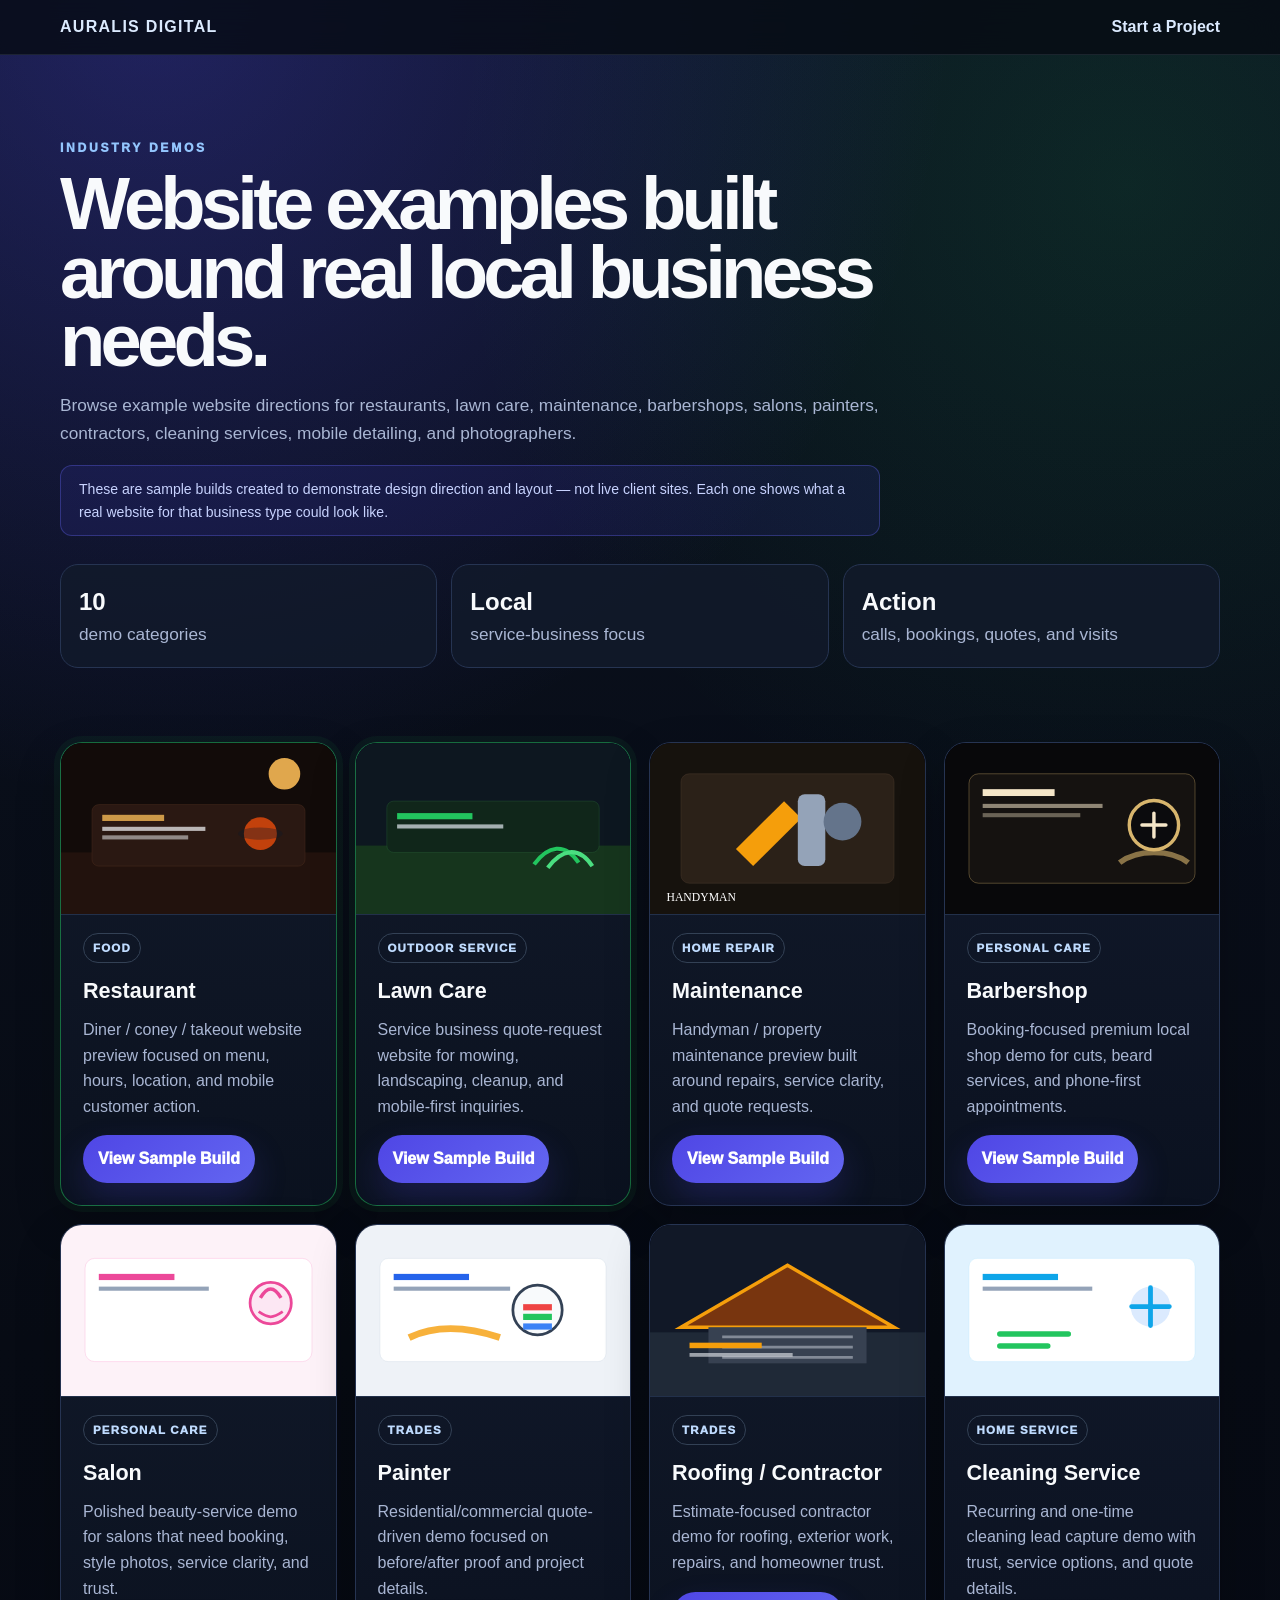
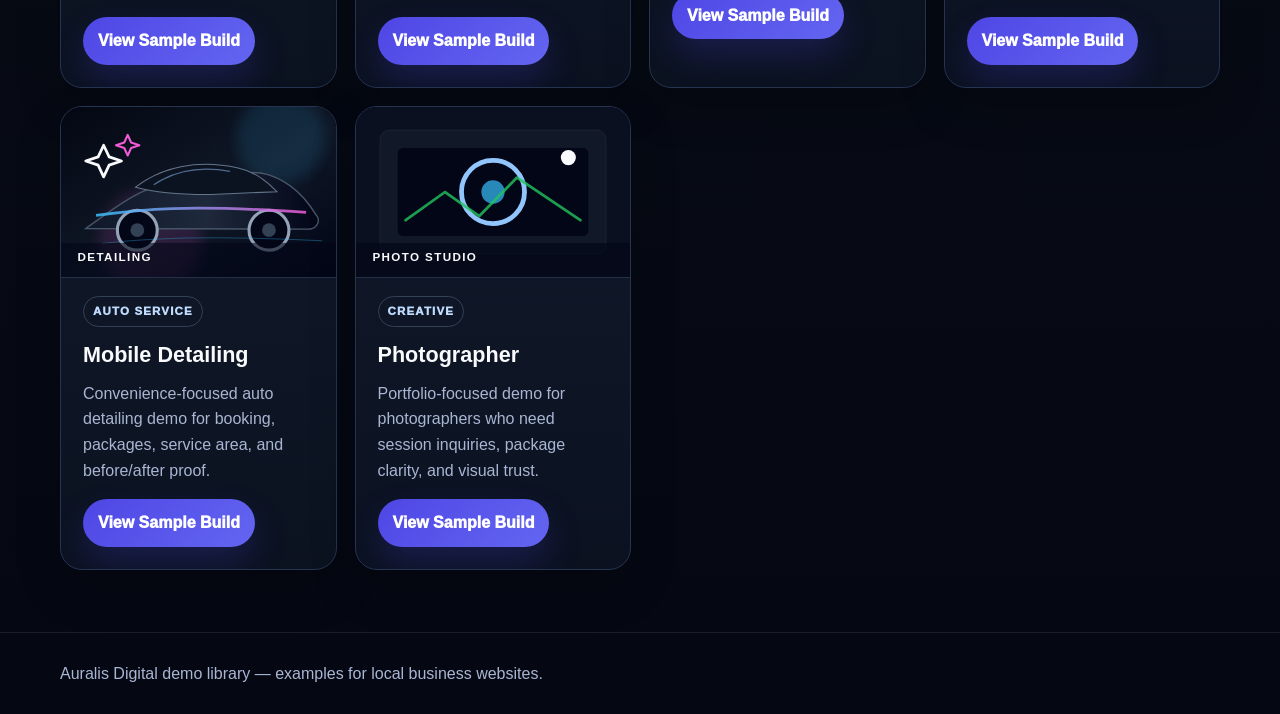
<file: projects/demo-index.html>
<!DOCTYPE html>
<html lang="en">
<head>
  <meta charset="UTF-8" />
  <meta name="viewport" content="width=device-width,initial-scale=1.0" />
  <title>Auralis Demo Library | Industry Website Examples</title>
  <meta name="description" content="Auralis Digital demo library with reusable local business website previews for restaurants, lawn care, maintenance, barbershops, salons, painters, contractors, cleaning services, mobile detailing, and photographers." />
  <style>
    :root{--bg:#070b14;--panel:#121a2b;--panel2:#0d1424;--text:#f8fafc;--muted:#a9b6d3;--line:#263452;--blue:#4f46e5;--blue2:#93c5fd;--green:#22c55e;--shadow:0 24px 70px rgba(0,0,0,.34)}
    *{box-sizing:border-box}html{scroll-behavior:smooth}body{margin:0;font-family:Inter,Arial,sans-serif;background:radial-gradient(circle at 12% 0,rgba(79,70,229,.32),transparent 31%),radial-gradient(circle at 88% 8%,rgba(34,197,94,.12),transparent 28%),linear-gradient(180deg,#0b1220,#070b14 58%,#050813);color:var(--text);line-height:1.6;-webkit-font-smoothing:antialiased}a{text-decoration:none;color:inherit}.wrap{width:min(1160px,92%);margin:auto}.top{border-bottom:1px solid rgba(148,163,184,.14);background:rgba(7,11,20,.82);backdrop-filter:blur(16px);position:sticky;top:0;z-index:10}.nav{display:flex;justify-content:space-between;align-items:center;padding:14px 0}.brand{font-weight:950;letter-spacing:.08em}.nav a{color:#dbeafe;font-weight:850}.hero{padding:72px 0 46px}.eyebrow{text-transform:uppercase;letter-spacing:.22em;color:var(--blue2);font-size:.76rem;font-weight:950}h1{font-size:clamp(2.55rem,5.8vw,5.35rem);line-height:.92;letter-spacing:-.065em;margin:12px 0 16px;max-width:920px}.hero-copy{max-width:820px}.muted{color:var(--muted);font-size:1.08rem}.stats{display:grid;grid-template-columns:repeat(3,1fr);gap:14px;margin-top:28px}.stat{background:rgba(18,26,43,.82);border:1px solid var(--line);border-radius:18px;padding:18px}.stat strong{display:block;font-size:1.5rem}.grid{display:grid;grid-template-columns:repeat(auto-fit,minmax(250px,1fr));gap:18px;margin:28px 0 62px}.card{background:linear-gradient(180deg,rgba(18,26,43,.98),rgba(11,18,32,.96));border:1px solid var(--line);border-radius:22px;padding:22px;box-shadow:0 18px 45px rgba(0,0,0,.22);transition:.18s;overflow:hidden}.card:hover{transform:translateY(-4px);border-color:rgba(147,197,253,.5);box-shadow:var(--shadow)}.card h2{margin:.15rem 0 .45rem;font-size:1.35rem}.card p{color:var(--muted);margin:.5rem 0 0}.card a{display:inline-flex;margin-top:16px;padding:11px 15px;background:linear-gradient(135deg,var(--blue),#6366f1);border-radius:999px;color:#fff;text-decoration:none;font-weight:950;box-shadow:0 16px 34px rgba(79,70,229,.22)}.card a:hover,.card a:focus{background:#6366f1}.thumb{display:block;width:calc(100% + 44px);margin:-22px -22px 18px;aspect-ratio:16/10;object-fit:cover;background:#020617;border-bottom:1px solid rgba(147,197,253,.22)}.tag{display:inline-block;font-size:.72rem;text-transform:uppercase;letter-spacing:.1em;color:#bfdbfe;border:1px solid #334155;border-radius:999px;padding:5px 9px;margin-bottom:9px;font-weight:950}.priority{border-color:rgba(34,197,94,.5);box-shadow:0 0 0 6px rgba(34,197,94,.06),0 18px 45px rgba(0,0,0,.22)}.footer{border-top:1px solid rgba(148,163,184,.14);padding:28px 0;color:var(--muted)}.notice{background:rgba(79,70,229,.12);border:1px solid rgba(99,102,241,.35);border-radius:12px;padding:12px 18px;color:#c7d2fe;font-size:.88rem;margin-bottom:28px}@media(max-width:800px){.nav{display:block}.stats{grid-template-columns:1fr}.hero{padding:46px 0 28px}h1{font-size:2.8rem}.card:hover{transform:none}}
  </style>
</head>
<body>
  <header class="top"><div class="wrap nav"><a class="brand" href="../index.html">AURALIS DIGITAL</a><a href="../index.html#contact">Start a Project</a></div></header>
  <main class="wrap">
    <section class="hero">
      <div class="hero-copy">
        <p class="eyebrow">Industry demos</p>
        <h1>Website examples built around real local business needs.</h1>
        <p class="muted">Browse example website directions for restaurants, lawn care, maintenance, barbershops, salons, painters, contractors, cleaning services, mobile detailing, and photographers.</p>
        <p class="notice">These are sample builds created to demonstrate design direction and layout — not live client sites. Each one shows what a real website for that business type could look like.</p>
      </div>
      <div class="stats"><div class="stat"><strong>10</strong><span class="muted">demo categories</span></div><div class="stat"><strong>Local</strong><span class="muted">service-business focus</span></div><div class="stat"><strong>Action</strong><span class="muted">calls, bookings, quotes, and visits</span></div></div>
    </section>
    <section class="grid" aria-label="Auralis industry demos">
      <div class="card priority"><img class="thumb" src="../assets/demo-thumbnails/restaurant.svg" alt="Restaurant website demo thumbnail"><span class="tag">Food</span><h2>Restaurant</h2><p>Diner / coney / takeout website preview focused on menu, hours, location, and mobile customer action.</p><a href="bryans-neighborhood-coney-final-demo/index.html">View Sample Build</a></div>
      <div class="card priority"><img class="thumb" src="../assets/demo-thumbnails/lawn-care.svg" alt="Lawn care website demo thumbnail"><span class="tag">Outdoor Service</span><h2>Lawn Care</h2><p>Service business quote-request website for mowing, landscaping, cleanup, and mobile-first inquiries.</p><a href="https://christopherbdaugherty96.github.io/RobsLawnCare/">View Sample Build</a></div>
      <div class="card"><img class="thumb" src="../assets/demo-thumbnails/handyman.svg" alt="Maintenance and handyman website demo thumbnail"><span class="tag">Home Repair</span><h2>Maintenance</h2><p>Handyman / property maintenance preview built around repairs, service clarity, and quote requests.</p><a href="maintenance-man-demo/index.html">View Sample Build</a></div>
      <div class="card"><img class="thumb" src="../assets/demo-thumbnails/barbershop.svg" alt="Barbershop website demo thumbnail"><span class="tag">Personal Care</span><h2>Barbershop</h2><p>Booking-focused premium local shop demo for cuts, beard services, and phone-first appointments.</p><a href="barbershop-demo/index.html">View Sample Build</a></div>
      <div class="card"><img class="thumb" src="../assets/demo-thumbnails/salon.svg" alt="Salon website demo thumbnail"><span class="tag">Personal Care</span><h2>Salon</h2><p>Polished beauty-service demo for salons that need booking, style photos, service clarity, and trust.</p><a href="salon-demo/index.html">View Sample Build</a></div>
      <div class="card"><img class="thumb" src="../assets/demo-thumbnails/painter.svg" alt="Painter website demo thumbnail"><span class="tag">Trades</span><h2>Painter</h2><p>Residential/commercial quote-driven demo focused on before/after proof and project details.</p><a href="painter-demo/index.html">View Sample Build</a></div>
      <div class="card"><img class="thumb" src="../assets/demo-thumbnails/roofing.svg" alt="Roofing contractor website demo thumbnail"><span class="tag">Trades</span><h2>Roofing / Contractor</h2><p>Estimate-focused contractor demo for roofing, exterior work, repairs, and homeowner trust.</p><a href="roofing-contractor-demo/index.html">View Sample Build</a></div>
      <div class="card"><img class="thumb" src="../assets/demo-thumbnails/cleaning.svg" alt="Cleaning service website demo thumbnail"><span class="tag">Home Service</span><h2>Cleaning Service</h2><p>Recurring and one-time cleaning lead capture demo with trust, service options, and quote details.</p><a href="cleaning-service-demo/index.html">View Sample Build</a></div>
      <div class="card"><img class="thumb" src="../assets/demo-thumbnails/detailing.svg" alt="Mobile detailing website demo thumbnail"><span class="tag">Auto Service</span><h2>Mobile Detailing</h2><p>Convenience-focused auto detailing demo for booking, packages, service area, and before/after proof.</p><a href="mobile-detailing-demo/index.html">View Sample Build</a></div>
      <div class="card"><img class="thumb" src="../assets/demo-thumbnails/photographer.svg" alt="Photographer website demo thumbnail"><span class="tag">Creative</span><h2>Photographer</h2><p>Portfolio-focused demo for photographers who need session inquiries, package clarity, and visual trust.</p><a href="photographer-demo/index.html">View Sample Build</a></div>
    </section>
  </main>
  <footer class="footer"><div class="wrap">Auralis Digital demo library — examples for local business websites.</div></footer>
</body>
</html>
</file>
<file: assets/index-Clt5wxqK.css>
*,:before,:after{--tw-border-spacing-x: 0;--tw-border-spacing-y: 0;--tw-translate-x: 0;--tw-translate-y: 0;--tw-rotate: 0;--tw-skew-x: 0;--tw-skew-y: 0;--tw-scale-x: 1;--tw-scale-y: 1;--tw-pan-x: ;--tw-pan-y: ;--tw-pinch-zoom: ;--tw-scroll-snap-strictness: proximity;--tw-gradient-from-position: ;--tw-gradient-via-position: ;--tw-gradient-to-position: ;--tw-ordinal: ;--tw-slashed-zero: ;--tw-numeric-figure: ;--tw-numeric-spacing: ;--tw-numeric-fraction: ;--tw-ring-inset: ;--tw-ring-offset-width: 0px;--tw-ring-offset-color: #fff;--tw-ring-color: rgb(59 130 246 / .5);--tw-ring-offset-shadow: 0 0 #0000;--tw-ring-shadow: 0 0 #0000;--tw-shadow: 0 0 #0000;--tw-shadow-colored: 0 0 #0000;--tw-blur: ;--tw-brightness: ;--tw-contrast: ;--tw-grayscale: ;--tw-hue-rotate: ;--tw-invert: ;--tw-saturate: ;--tw-sepia: ;--tw-drop-shadow: ;--tw-backdrop-blur: ;--tw-backdrop-brightness: ;--tw-backdrop-contrast: ;--tw-backdrop-grayscale: ;--tw-backdrop-hue-rotate: ;--tw-backdrop-invert: ;--tw-backdrop-opacity: ;--tw-backdrop-saturate: ;--tw-backdrop-sepia: ;--tw-contain-size: ;--tw-contain-layout: ;--tw-contain-paint: ;--tw-contain-style: }::backdrop{--tw-border-spacing-x: 0;--tw-border-spacing-y: 0;--tw-translate-x: 0;--tw-translate-y: 0;--tw-rotate: 0;--tw-skew-x: 0;--tw-skew-y: 0;--tw-scale-x: 1;--tw-scale-y: 1;--tw-pan-x: ;--tw-pan-y: ;--tw-pinch-zoom: ;--tw-scroll-snap-strictness: proximity;--tw-gradient-from-position: ;--tw-gradient-via-position: ;--tw-gradient-to-position: ;--tw-ordinal: ;--tw-slashed-zero: ;--tw-numeric-figure: ;--tw-numeric-spacing: ;--tw-numeric-fraction: ;--tw-ring-inset: ;--tw-ring-offset-width: 0px;--tw-ring-offset-color: #fff;--tw-ring-color: rgb(59 130 246 / .5);--tw-ring-offset-shadow: 0 0 #0000;--tw-ring-shadow: 0 0 #0000;--tw-shadow: 0 0 #0000;--tw-shadow-colored: 0 0 #0000;--tw-blur: ;--tw-brightness: ;--tw-contrast: ;--tw-grayscale: ;--tw-hue-rotate: ;--tw-invert: ;--tw-saturate: ;--tw-sepia: ;--tw-drop-shadow: ;--tw-backdrop-blur: ;--tw-backdrop-brightness: ;--tw-backdrop-contrast: ;--tw-backdrop-grayscale: ;--tw-backdrop-hue-rotate: ;--tw-backdrop-invert: ;--tw-backdrop-opacity: ;--tw-backdrop-saturate: ;--tw-backdrop-sepia: ;--tw-contain-size: ;--tw-contain-layout: ;--tw-contain-paint: ;--tw-contain-style: }*,:before,:after{box-sizing:border-box;border-width:0;border-style:solid;border-color:#e5e7eb}:before,:after{--tw-content: ""}html,:host{line-height:1.5;-webkit-text-size-adjust:100%;-moz-tab-size:4;-o-tab-size:4;tab-size:4;font-family:ui-sans-serif,system-ui,sans-serif,"Apple Color Emoji","Segoe UI Emoji",Segoe UI Symbol,"Noto Color Emoji";font-feature-settings:normal;font-variation-settings:normal;-webkit-tap-highlight-color:transparent}body{margin:0;line-height:inherit}hr{height:0;color:inherit;border-top-width:1px}abbr:where([title]){-webkit-text-decoration:underline dotted;text-decoration:underline dotted}h1,h2,h3,h4,h5,h6{font-size:inherit;font-weight:inherit}a{color:inherit;text-decoration:inherit}b,strong{font-weight:bolder}code,kbd,samp,pre{font-family:ui-monospace,SFMono-Regular,Menlo,Monaco,Consolas,Liberation Mono,Courier New,monospace;font-feature-settings:normal;font-variation-settings:normal;font-size:1em}small{font-size:80%}sub,sup{font-size:75%;line-height:0;position:relative;vertical-align:baseline}sub{bottom:-.25em}sup{top:-.5em}table{text-indent:0;border-color:inherit;border-collapse:collapse}button,input,optgroup,select,textarea{font-family:inherit;font-feature-settings:inherit;font-variation-settings:inherit;font-size:100%;font-weight:inherit;line-height:inherit;letter-spacing:inherit;color:inherit;margin:0;padding:0}button,select{text-transform:none}button,input:where([type=button]),input:where([type=reset]),input:where([type=submit]){-webkit-appearance:button;background-color:transparent;background-image:none}:-moz-focusring{outline:auto}:-moz-ui-invalid{box-shadow:none}progress{vertical-align:baseline}::-webkit-inner-spin-button,::-webkit-outer-spin-button{height:auto}[type=search]{-webkit-appearance:textfield;outline-offset:-2px}::-webkit-search-decoration{-webkit-appearance:none}::-webkit-file-upload-button{-webkit-appearance:button;font:inherit}summary{display:list-item}blockquote,dl,dd,h1,h2,h3,h4,h5,h6,hr,figure,p,pre{margin:0}fieldset{margin:0;padding:0}legend{padding:0}ol,ul,menu{list-style:none;margin:0;padding:0}dialog{padding:0}textarea{resize:vertical}input::-moz-placeholder,textarea::-moz-placeholder{opacity:1;color:#9ca3af}input::placeholder,textarea::placeholder{opacity:1;color:#9ca3af}button,[role=button]{cursor:pointer}:disabled{cursor:default}img,svg,video,canvas,audio,iframe,embed,object{display:block;vertical-align:middle}img,video{max-width:100%;height:auto}[hidden]:where(:not([hidden=until-found])){display:none}:root{--background: 42 38% 96%;--foreground: 220 38% 13%;--card: 0 0% 100%;--card-foreground: 220 38% 13%;--popover: 0 0% 100%;--popover-foreground: 222.2 84% 4.9%;--primary: 197 78% 28%;--primary-foreground: 42 45% 97%;--secondary: 185 38% 89%;--secondary-foreground: 199 58% 18%;--muted: 42 28% 90%;--muted-foreground: 220 16% 42%;--accent: 25 86% 58%;--accent-foreground: 220 38% 13%;--destructive: 0 84.2% 60.2%;--destructive-foreground: 210 40% 98%;--border: 207 24% 84%;--input: 207 24% 84%;--ring: 197 78% 28%;--radius: .9rem;--surface: 42 45% 98%;--surface-ink: 219 42% 11%;--teal-soft: 188 55% 86%;--gold-soft: 38 88% 83%;--gradient-hero: radial-gradient(circle at 18% 18%, hsl(var(--gold-soft) / .55), transparent 30%), radial-gradient(circle at 84% 12%, hsl(var(--teal-soft) / .85), transparent 34%), linear-gradient(135deg, hsl(42 45% 98%), hsl(195 45% 92%));--gradient-card: linear-gradient(145deg, hsl(var(--card) / .94), hsl(195 45% 96% / .82));--gradient-ink: linear-gradient(135deg, hsl(219 42% 11%), hsl(197 70% 20%));--shadow-soft: 0 18px 60px -32px hsl(220 38% 13% / .28);--shadow-conversion: 0 18px 34px -18px hsl(var(--primary) / .58);--shadow-conversion-hover: 0 24px 44px -18px hsl(var(--primary) / .68);--sidebar-background: 0 0% 98%;--sidebar-foreground: 240 5.3% 26.1%;--sidebar-primary: 240 5.9% 10%;--sidebar-primary-foreground: 0 0% 98%;--sidebar-accent: 240 4.8% 95.9%;--sidebar-accent-foreground: 240 5.9% 10%;--sidebar-border: 220 13% 91%;--sidebar-ring: 217.2 91.2% 59.8%}.dark{--background: 222.2 84% 4.9%;--foreground: 210 40% 98%;--card: 222.2 84% 4.9%;--card-foreground: 210 40% 98%;--popover: 222.2 84% 4.9%;--popover-foreground: 210 40% 98%;--primary: 210 40% 98%;--primary-foreground: 222.2 47.4% 11.2%;--secondary: 217.2 32.6% 17.5%;--secondary-foreground: 210 40% 98%;--muted: 217.2 32.6% 17.5%;--muted-foreground: 215 20.2% 65.1%;--accent: 217.2 32.6% 17.5%;--accent-foreground: 210 40% 98%;--destructive: 0 62.8% 30.6%;--destructive-foreground: 210 40% 98%;--border: 217.2 32.6% 17.5%;--input: 217.2 32.6% 17.5%;--ring: 212.7 26.8% 83.9%;--sidebar-background: 240 5.9% 10%;--sidebar-foreground: 240 4.8% 95.9%;--sidebar-primary: 224.3 76.3% 48%;--sidebar-primary-foreground: 0 0% 100%;--sidebar-accent: 240 3.7% 15.9%;--sidebar-accent-foreground: 240 4.8% 95.9%;--sidebar-border: 240 3.7% 15.9%;--sidebar-ring: 217.2 91.2% 59.8%}*{border-color:hsl(var(--border))}body{background-color:hsl(var(--background));color:hsl(var(--foreground));font-family:Manrope,Avenir Next,system-ui,sans-serif;font-feature-settings:"ss01" on,"cv01" on}h1,h2,h3{font-family:Outfit,Manrope,system-ui,sans-serif;letter-spacing:0}.auralis-page{position:relative;min-height:100vh;background-color:hsl(var(--background));color:hsl(var(--foreground));background:var(--gradient-hero)}.site-shell{position:relative;z-index:10;margin-left:auto;margin-right:auto;width:100%;max-width:80rem;padding-left:1.25rem;padding-right:1.25rem}@media (min-width: 640px){.site-shell{padding-left:2rem;padding-right:2rem}}@media (min-width: 1024px){.site-shell{padding-left:2.5rem;padding-right:2.5rem}}.ambient-layer{pointer-events:none;position:fixed;top:0;right:0;bottom:0;left:0;z-index:0;overflow:hidden}.ambient-grid{position:absolute;top:0;right:0;bottom:0;left:0;opacity:.4;background-image:linear-gradient(hsl(var(--foreground) / .05) 1px,transparent 1px),linear-gradient(90deg,hsl(var(--foreground) / .05) 1px,transparent 1px);background-size:48px 48px;-webkit-mask-image:linear-gradient(to bottom,black,transparent 82%);mask-image:linear-gradient(to bottom,black,transparent 82%)}.parallax-shape{position:absolute;border-radius:9999px;--tw-blur: blur(64px);filter:var(--tw-blur) var(--tw-brightness) var(--tw-contrast) var(--tw-grayscale) var(--tw-hue-rotate) var(--tw-invert) var(--tw-saturate) var(--tw-sepia) var(--tw-drop-shadow)}.shape-one{left:-6rem;top:8rem;height:20rem;width:20rem;background-color:hsl(var(--secondary) / .7)}.shape-two{right:-7rem;top:34rem;height:24rem;width:24rem;background-color:hsl(var(--accent) / .25)}.hero-section{position:relative;min-height:92vh;padding-top:4rem;padding-bottom:4rem}@media (min-width: 640px){.hero-section{padding-top:5rem;padding-bottom:5rem}}@media (min-width: 1024px){.hero-section{padding-top:6rem;padding-bottom:6rem}}.hero-grid{display:grid;align-items:center;gap:3.5rem}@media (min-width: 1024px){.hero-grid{grid-template-columns:1fr .92fr}}.hero-copy{max-width:48rem}@keyframes fade-up{0%{opacity:0;transform:translateY(18px)}to{opacity:1;transform:translateY(0)}}.hero-copy{animation:fade-up .8s ease-out both}.eyebrow,.section-label{margin-bottom:1.25rem;display:inline-flex;align-items:center;gap:.5rem;border-radius:9999px;border-width:1px;border-color:hsl(var(--primary) / .15);background-color:hsl(var(--card) / .65);padding:.5rem 1rem;font-size:.875rem;line-height:1.25rem;font-weight:700;text-transform:uppercase;letter-spacing:.16em;color:hsl(var(--primary));--tw-shadow: var(--shadow-soft);--tw-shadow-colored: var(--shadow-soft);box-shadow:var(--tw-ring-offset-shadow, 0 0 #0000),var(--tw-ring-shadow, 0 0 #0000),var(--tw-shadow);--tw-backdrop-blur: blur(24px);-webkit-backdrop-filter:var(--tw-backdrop-blur) var(--tw-backdrop-brightness) var(--tw-backdrop-contrast) var(--tw-backdrop-grayscale) var(--tw-backdrop-hue-rotate) var(--tw-backdrop-invert) var(--tw-backdrop-opacity) var(--tw-backdrop-saturate) var(--tw-backdrop-sepia);backdrop-filter:var(--tw-backdrop-blur) var(--tw-backdrop-brightness) var(--tw-backdrop-contrast) var(--tw-backdrop-grayscale) var(--tw-backdrop-hue-rotate) var(--tw-backdrop-invert) var(--tw-backdrop-opacity) var(--tw-backdrop-saturate) var(--tw-backdrop-sepia)}.hero-copy h1{max-width:56rem;font-size:3rem;font-weight:900;line-height:.95;color:hsl(var(--foreground))}@media (min-width: 640px){.hero-copy h1{font-size:3.75rem;line-height:1}}@media (min-width: 1024px){.hero-copy h1{font-size:4.5rem;line-height:1}}.hero-subhead{margin-top:1.75rem;max-width:42rem;font-size:1.125rem;line-height:2rem;color:hsl(var(--muted-foreground))}@media (min-width: 640px){.hero-subhead{font-size:1.25rem;line-height:1.75rem}}.cta-row{margin-top:2.25rem;display:flex;flex-direction:column;gap:.75rem}@media (min-width: 640px){.cta-row{flex-direction:row}}.cta-row.centered{justify-content:center}.hero-preview-wrap{position:relative;margin-left:auto;margin-right:auto;min-height:560px;width:100%;max-width:590px}@keyframes scale-in-soft{0%{opacity:0;transform:scale(.96)}to{opacity:1;transform:scale(1)}}.hero-preview-wrap{animation:scale-in-soft .8s ease-out both}.hero-preview{position:absolute;left:50%;top:4rem;width:86%;--tw-translate-x: -50%;transform:translate(var(--tw-translate-x),var(--tw-translate-y)) rotate(var(--tw-rotate)) skew(var(--tw-skew-x)) skewY(var(--tw-skew-y)) scaleX(var(--tw-scale-x)) scaleY(var(--tw-scale-y));overflow:hidden;border-radius:2rem;border-width:1px;border-color:hsl(var(--card) / .8);background-color:hsl(var(--card) / .75);padding:1rem;--tw-shadow: var(--shadow-soft);--tw-shadow-colored: var(--shadow-soft);box-shadow:var(--tw-ring-offset-shadow, 0 0 #0000),var(--tw-ring-shadow, 0 0 #0000),var(--tw-shadow);--tw-backdrop-blur: blur(40px);-webkit-backdrop-filter:var(--tw-backdrop-blur) var(--tw-backdrop-brightness) var(--tw-backdrop-contrast) var(--tw-backdrop-grayscale) var(--tw-backdrop-hue-rotate) var(--tw-backdrop-invert) var(--tw-backdrop-opacity) var(--tw-backdrop-saturate) var(--tw-backdrop-sepia);backdrop-filter:var(--tw-backdrop-blur) var(--tw-backdrop-brightness) var(--tw-backdrop-contrast) var(--tw-backdrop-grayscale) var(--tw-backdrop-hue-rotate) var(--tw-backdrop-invert) var(--tw-backdrop-opacity) var(--tw-backdrop-saturate) var(--tw-backdrop-sepia)}.preview-topbar{margin-bottom:1rem;display:flex;gap:.5rem}.preview-topbar span{height:.75rem;width:.75rem;border-radius:9999px;background-color:hsl(var(--muted))}.preview-hero{display:grid;min-height:16rem;grid-template-columns:1fr .62fr;align-items:flex-end;gap:1rem;border-radius:1.35rem;background-image:var(--gradient-ink);padding:1.5rem;color:hsl(var(--primary-foreground))}.preview-kicker{margin-bottom:.75rem;font-size:.75rem;line-height:1rem;font-weight:700;text-transform:uppercase;letter-spacing:.16em;opacity:.75}.preview-hero h2{max-width:13rem;font-size:1.875rem;line-height:2.25rem;font-weight:900;line-height:1}.preview-phone{margin-left:auto;height:14rem;width:8rem;border-radius:1.8rem;border-width:1px;border-color:hsl(var(--primary-foreground) / .2);background-color:hsl(var(--primary-foreground) / .1);padding:.75rem;--tw-shadow: 0 25px 50px -12px rgb(0 0 0 / .25);--tw-shadow-colored: 0 25px 50px -12px var(--tw-shadow-color);box-shadow:var(--tw-ring-offset-shadow, 0 0 #0000),var(--tw-ring-shadow, 0 0 #0000),var(--tw-shadow)}.phone-speaker{margin-left:auto;margin-right:auto;margin-bottom:1rem;height:.375rem;width:2.5rem;border-radius:9999px;background-color:hsl(var(--primary-foreground) / .3)}.phone-card{margin-bottom:.75rem;height:4rem;border-radius:.75rem;background-color:hsl(var(--primary-foreground) / .25)}.phone-line{margin-bottom:.5rem;height:.5rem;border-radius:9999px;background-color:hsl(var(--primary-foreground) / .3)}.phone-line.short{width:66.666667%}.phone-button{margin-top:1.25rem;height:2rem;border-radius:9999px;background-color:hsl(var(--accent))}.preview-grid{margin-top:1rem;display:grid;grid-template-columns:repeat(3,minmax(0,1fr));gap:.75rem}.preview-panel{height:5rem;border-radius:1rem;background-color:hsl(var(--secondary) / .7)}.preview-panel.strong{background-color:hsl(var(--accent) / .45)}.preview-cta-row{margin-top:1rem;display:flex;gap:.75rem}.preview-cta-row span{height:2.75rem;flex:1 1 0%;border-radius:9999px;background-color:hsl(var(--primary) / .15)}.floating-benefit{position:absolute;z-index:20;display:flex}@keyframes float{0%,to{transform:translateY(0)}50%{transform:translateY(-10px)}}.floating-benefit{animation:float 6s ease-in-out infinite;align-items:center;gap:.5rem;border-radius:1rem;border-width:1px;border-color:hsl(var(--card) / .8);background-color:hsl(var(--card) / .8);padding:.75rem 1rem;font-size:.875rem;line-height:1.25rem;font-weight:800;color:hsl(var(--foreground));--tw-shadow: var(--shadow-soft);--tw-shadow-colored: var(--shadow-soft);box-shadow:var(--tw-ring-offset-shadow, 0 0 #0000),var(--tw-ring-shadow, 0 0 #0000),var(--tw-shadow);--tw-backdrop-blur: blur(40px);-webkit-backdrop-filter:var(--tw-backdrop-blur) var(--tw-backdrop-brightness) var(--tw-backdrop-contrast) var(--tw-backdrop-grayscale) var(--tw-backdrop-hue-rotate) var(--tw-backdrop-invert) var(--tw-backdrop-opacity) var(--tw-backdrop-saturate) var(--tw-backdrop-sepia);backdrop-filter:var(--tw-backdrop-blur) var(--tw-backdrop-brightness) var(--tw-backdrop-contrast) var(--tw-backdrop-grayscale) var(--tw-backdrop-hue-rotate) var(--tw-backdrop-invert) var(--tw-backdrop-opacity) var(--tw-backdrop-saturate) var(--tw-backdrop-sepia)}.floating-benefit svg{width:1.25rem;height:1.25rem;color:hsl(var(--primary))}.hero-card-one{left:0;top:2.5rem}.hero-card-two{right:0;top:2rem;animation-delay:.2s}.hero-card-three{bottom:5rem;left:1rem;animation-delay:.4s}.hero-card-four{bottom:2.5rem;right:.5rem;animation-delay:.6s}.section-band,.content-section,.final-cta-section{position:relative;padding-top:5rem;padding-bottom:5rem}@media (min-width: 640px){.section-band,.content-section,.final-cta-section{padding-top:6rem;padding-bottom:6rem}}.section-band{background-color:hsl(var(--card) / .3);--tw-backdrop-blur: blur(4px);-webkit-backdrop-filter:var(--tw-backdrop-blur) var(--tw-backdrop-brightness) var(--tw-backdrop-contrast) var(--tw-backdrop-grayscale) var(--tw-backdrop-hue-rotate) var(--tw-backdrop-invert) var(--tw-backdrop-opacity) var(--tw-backdrop-saturate) var(--tw-backdrop-sepia);backdrop-filter:var(--tw-backdrop-blur) var(--tw-backdrop-brightness) var(--tw-backdrop-contrast) var(--tw-backdrop-grayscale) var(--tw-backdrop-hue-rotate) var(--tw-backdrop-invert) var(--tw-backdrop-opacity) var(--tw-backdrop-saturate) var(--tw-backdrop-sepia)}.section-heading{margin-left:auto;margin-right:auto;margin-bottom:3rem;max-width:48rem;text-align:center}.section-heading.compact{margin-left:0;margin-right:0;text-align:left}.section-heading h2{font-size:1.875rem;line-height:2.25rem;font-weight:900;line-height:1.25}@media (min-width: 640px){.section-heading h2{font-size:3rem;line-height:1}}.problem-layout{display:grid;align-items:center;gap:2rem}@media (min-width: 1024px){.problem-layout{grid-template-columns:.85fr 1fr}}.problem-card{border-radius:1.75rem;border-width:1px;border-color:hsl(var(--card) / .8);background-color:hsl(var(--card) / .75);padding:2rem;font-size:1.125rem;line-height:2rem;color:hsl(var(--muted-foreground));--tw-shadow: var(--shadow-soft);--tw-shadow-colored: var(--shadow-soft);box-shadow:var(--tw-ring-offset-shadow, 0 0 #0000),var(--tw-ring-shadow, 0 0 #0000),var(--tw-shadow);--tw-backdrop-blur: blur(24px);-webkit-backdrop-filter:var(--tw-backdrop-blur) var(--tw-backdrop-brightness) var(--tw-backdrop-contrast) var(--tw-backdrop-grayscale) var(--tw-backdrop-hue-rotate) var(--tw-backdrop-invert) var(--tw-backdrop-opacity) var(--tw-backdrop-saturate) var(--tw-backdrop-sepia);backdrop-filter:var(--tw-backdrop-blur) var(--tw-backdrop-brightness) var(--tw-backdrop-contrast) var(--tw-backdrop-grayscale) var(--tw-backdrop-hue-rotate) var(--tw-backdrop-invert) var(--tw-backdrop-opacity) var(--tw-backdrop-saturate) var(--tw-backdrop-sepia)}@media (min-width: 640px){.problem-card{padding:2.5rem}}.service-grid{display:grid;gap:1.25rem}@media (min-width: 768px){.service-grid{grid-template-columns:repeat(2,minmax(0,1fr))}}@media (min-width: 1024px){.service-grid{grid-template-columns:repeat(3,minmax(0,1fr))}}.service-card,.concept-card,.process-step{border-radius:1.5rem;border-width:1px;border-color:hsl(var(--card) / .8);background-image:var(--gradient-card);padding:1.5rem;--tw-shadow: var(--shadow-soft);--tw-shadow-colored: var(--shadow-soft);box-shadow:var(--tw-ring-offset-shadow, 0 0 #0000),var(--tw-ring-shadow, 0 0 #0000),var(--tw-shadow);--tw-backdrop-blur: blur(24px);-webkit-backdrop-filter:var(--tw-backdrop-blur) var(--tw-backdrop-brightness) var(--tw-backdrop-contrast) var(--tw-backdrop-grayscale) var(--tw-backdrop-hue-rotate) var(--tw-backdrop-invert) var(--tw-backdrop-opacity) var(--tw-backdrop-saturate) var(--tw-backdrop-sepia);backdrop-filter:var(--tw-backdrop-blur) var(--tw-backdrop-brightness) var(--tw-backdrop-contrast) var(--tw-backdrop-grayscale) var(--tw-backdrop-hue-rotate) var(--tw-backdrop-invert) var(--tw-backdrop-opacity) var(--tw-backdrop-saturate) var(--tw-backdrop-sepia);transition-property:all;transition-timing-function:cubic-bezier(.4,0,.2,1);transition-duration:.3s;animation-duration:.3s}.service-card:hover,.concept-card:hover,.process-step:hover{--tw-translate-y: -.5rem;transform:translate(var(--tw-translate-x),var(--tw-translate-y)) rotate(var(--tw-rotate)) skew(var(--tw-skew-x)) skewY(var(--tw-skew-y)) scaleX(var(--tw-scale-x)) scaleY(var(--tw-scale-y));--tw-shadow: var(--shadow-conversion);--tw-shadow-colored: var(--shadow-conversion);box-shadow:var(--tw-ring-offset-shadow, 0 0 #0000),var(--tw-ring-shadow, 0 0 #0000),var(--tw-shadow)}.icon-tile{margin-bottom:1.5rem;display:flex;width:3rem;height:3rem;align-items:center;justify-content:center;border-radius:1rem;background-color:hsl(var(--primary) / .1);color:hsl(var(--primary))}.icon-tile.large{margin-left:auto;margin-right:auto;width:3.5rem;height:3.5rem}.service-card h3,.concept-card h3,.process-step h3{margin-bottom:.75rem;font-size:1.25rem;line-height:1.75rem;font-weight:900}.service-card p,.concept-card p,.process-step p{line-height:1.75rem;color:hsl(var(--muted-foreground))}.process-line{position:relative;display:grid;gap:1.25rem}@media (min-width: 768px){.process-line{grid-template-columns:repeat(5,minmax(0,1fr))}}.process-line:before{position:absolute;left:1.5rem;right:1.5rem;top:2rem;display:none;height:1px;background-color:hsl(var(--border))}@media (min-width: 768px){.process-line:before{display:block}}.process-line:before{content:""}.step-number{margin-bottom:1.25rem;display:inline-flex;height:3rem;width:3rem;align-items:center;justify-content:center;border-radius:9999px;background-color:hsl(var(--primary));font-size:.875rem;line-height:1.25rem;font-weight:900;color:hsl(var(--primary-foreground));--tw-shadow: var(--shadow-conversion);--tw-shadow-colored: var(--shadow-conversion);box-shadow:var(--tw-ring-offset-shadow, 0 0 #0000),var(--tw-ring-shadow, 0 0 #0000),var(--tw-shadow)}.trust-layout{display:grid;gap:2.5rem}@media (min-width: 1024px){.trust-layout{grid-template-columns:.78fr 1fr}}.trust-grid{display:grid;gap:1rem}@media (min-width: 640px){.trust-grid{grid-template-columns:repeat(2,minmax(0,1fr))}}.trust-pill{display:flex;align-items:center;gap:.75rem;border-radius:1rem;border-width:1px;border-color:hsl(var(--card) / .8);background-color:hsl(var(--card) / .7);padding:1rem;font-weight:700;--tw-shadow: var(--shadow-soft);--tw-shadow-colored: var(--shadow-soft);box-shadow:var(--tw-ring-offset-shadow, 0 0 #0000),var(--tw-ring-shadow, 0 0 #0000),var(--tw-shadow);--tw-backdrop-blur: blur(24px);-webkit-backdrop-filter:var(--tw-backdrop-blur) var(--tw-backdrop-brightness) var(--tw-backdrop-contrast) var(--tw-backdrop-grayscale) var(--tw-backdrop-hue-rotate) var(--tw-backdrop-invert) var(--tw-backdrop-opacity) var(--tw-backdrop-saturate) var(--tw-backdrop-sepia);backdrop-filter:var(--tw-backdrop-blur) var(--tw-backdrop-brightness) var(--tw-backdrop-contrast) var(--tw-backdrop-grayscale) var(--tw-backdrop-hue-rotate) var(--tw-backdrop-invert) var(--tw-backdrop-opacity) var(--tw-backdrop-saturate) var(--tw-backdrop-sepia)}.trust-pill svg{width:1.25rem;height:1.25rem;flex-shrink:0;color:hsl(var(--primary))}.final-cta{margin-left:auto;margin-right:auto;max-width:56rem;border-radius:2rem;border-width:1px;border-color:hsl(var(--primary) / .1);background-image:var(--gradient-ink);padding:2rem;text-align:center;color:hsl(var(--primary-foreground));--tw-shadow: var(--shadow-soft);--tw-shadow-colored: var(--shadow-soft);box-shadow:var(--tw-ring-offset-shadow, 0 0 #0000),var(--tw-ring-shadow, 0 0 #0000),var(--tw-shadow)}@media (min-width: 640px){.final-cta{padding:3.5rem}}.final-cta h2{font-size:1.875rem;line-height:2.25rem;font-weight:900;line-height:1.25}@media (min-width: 640px){.final-cta h2{font-size:3rem;line-height:1}}.final-cta p{margin-left:auto;margin-right:auto;margin-top:1.25rem;max-width:42rem;font-size:1.125rem;line-height:2rem;color:hsl(var(--primary-foreground) / .75)}.reveal-up{--tw-translate-y: 1.5rem;transform:translate(var(--tw-translate-x),var(--tw-translate-y)) rotate(var(--tw-rotate)) skew(var(--tw-skew-x)) skewY(var(--tw-skew-y)) scaleX(var(--tw-scale-x)) scaleY(var(--tw-scale-y));opacity:0;transition-property:all;transition-timing-function:cubic-bezier(.4,0,.2,1);transition-duration:.7s;transition-timing-function:cubic-bezier(0,0,.2,1);animation-duration:.7s;animation-timing-function:cubic-bezier(0,0,.2,1)}.reveal-up.is-visible{--tw-translate-y: 0px;transform:translate(var(--tw-translate-x),var(--tw-translate-y)) rotate(var(--tw-rotate)) skew(var(--tw-skew-x)) skewY(var(--tw-skew-y)) scaleX(var(--tw-scale-x)) scaleY(var(--tw-scale-y));opacity:1}.sr-only{position:absolute;width:1px;height:1px;padding:0;margin:-1px;overflow:hidden;clip:rect(0,0,0,0);white-space:nowrap;border-width:0}.pointer-events-none{pointer-events:none}.pointer-events-auto{pointer-events:auto}.visible{visibility:visible}.invisible{visibility:hidden}.fixed{position:fixed}.absolute{position:absolute}.relative{position:relative}.sticky{position:sticky}.inset-0{top:0;right:0;bottom:0;left:0}.inset-x-0{left:0;right:0}.inset-y-0{top:0;bottom:0}.-bottom-12{bottom:-3rem}.-left-12{left:-3rem}.-right-12{right:-3rem}.-top-12{top:-3rem}.bottom-0{bottom:0}.bottom-4{bottom:1rem}.left-0{left:0}.left-1{left:.25rem}.left-1\/2{left:50%}.left-2{left:.5rem}.left-\[50\%\]{left:50%}.right-0{right:0}.right-1{right:.25rem}.right-2{right:.5rem}.right-3{right:.75rem}.right-4{right:1rem}.top-0{top:0}.top-1\.5{top:.375rem}.top-1\/2{top:50%}.top-2{top:.5rem}.top-3\.5{top:.875rem}.top-4{top:1rem}.top-\[1px\]{top:1px}.top-\[50\%\]{top:50%}.top-\[60\%\]{top:60%}.top-full{top:100%}.z-10{z-index:10}.z-20{z-index:20}.z-50{z-index:50}.z-\[100\]{z-index:100}.z-\[1\]{z-index:1}.-mx-1{margin-left:-.25rem;margin-right:-.25rem}.mx-2{margin-left:.5rem;margin-right:.5rem}.mx-3\.5{margin-left:.875rem;margin-right:.875rem}.mx-auto{margin-left:auto;margin-right:auto}.my-0\.5{margin-top:.125rem;margin-bottom:.125rem}.my-1{margin-top:.25rem;margin-bottom:.25rem}.-ml-4{margin-left:-1rem}.-mt-4{margin-top:-1rem}.mb-0{margin-bottom:0}.mb-1{margin-bottom:.25rem}.mb-3{margin-bottom:.75rem}.mb-4{margin-bottom:1rem}.mb-6{margin-bottom:1.5rem}.ml-1{margin-left:.25rem}.ml-auto{margin-left:auto}.mr-2{margin-right:.5rem}.mt-1{margin-top:.25rem}.mt-1\.5{margin-top:.375rem}.mt-2{margin-top:.5rem}.mt-24{margin-top:6rem}.mt-3{margin-top:.75rem}.mt-4{margin-top:1rem}.mt-6{margin-top:1.5rem}.mt-8{margin-top:2rem}.mt-auto{margin-top:auto}.block{display:block}.inline-block{display:inline-block}.flex{display:flex}.inline-flex{display:inline-flex}.table{display:table}.grid{display:grid}.hidden{display:none}.aspect-square{aspect-ratio:1 / 1}.aspect-video{aspect-ratio:16 / 9}.size-12{width:3rem;height:3rem}.size-4{width:1rem;height:1rem}.size-5{width:1.25rem;height:1.25rem}.h-1\.5{height:.375rem}.h-10{height:2.5rem}.h-11{height:2.75rem}.h-12{height:3rem}.h-2{height:.5rem}.h-2\.5{height:.625rem}.h-3{height:.75rem}.h-3\.5{height:.875rem}.h-4{height:1rem}.h-5{height:1.25rem}.h-6{height:1.5rem}.h-7{height:1.75rem}.h-8{height:2rem}.h-9{height:2.25rem}.h-\[1px\]{height:1px}.h-\[var\(--radix-navigation-menu-viewport-height\)\]{height:var(--radix-navigation-menu-viewport-height)}.h-\[var\(--radix-select-trigger-height\)\]{height:var(--radix-select-trigger-height)}.h-auto{height:auto}.h-full{height:100%}.h-px{height:1px}.h-svh{height:100svh}.max-h-96{max-height:24rem}.max-h-\[300px\]{max-height:300px}.max-h-screen{max-height:100vh}.min-h-0{min-height:0px}.min-h-\[80px\]{min-height:80px}.min-h-screen{min-height:100vh}.min-h-svh{min-height:100svh}.w-0{width:0px}.w-1{width:.25rem}.w-10{width:2.5rem}.w-11{width:2.75rem}.w-2{width:.5rem}.w-2\.5{width:.625rem}.w-3{width:.75rem}.w-3\.5{width:.875rem}.w-3\/4{width:75%}.w-4{width:1rem}.w-5{width:1.25rem}.w-64{width:16rem}.w-7{width:1.75rem}.w-72{width:18rem}.w-8{width:2rem}.w-9{width:2.25rem}.w-\[--sidebar-width\]{width:var(--sidebar-width)}.w-\[100px\]{width:100px}.w-\[1px\]{width:1px}.w-auto{width:auto}.w-full{width:100%}.w-max{width:-moz-max-content;width:max-content}.w-px{width:1px}.min-w-0{min-width:0px}.min-w-5{min-width:1.25rem}.min-w-\[12rem\]{min-width:12rem}.min-w-\[8rem\]{min-width:8rem}.min-w-\[var\(--radix-select-trigger-width\)\]{min-width:var(--radix-select-trigger-width)}.max-w-\[--skeleton-width\]{max-width:var(--skeleton-width)}.max-w-lg{max-width:32rem}.max-w-max{max-width:-moz-max-content;max-width:max-content}.flex-1{flex:1 1 0%}.shrink-0{flex-shrink:0}.grow{flex-grow:1}.grow-0{flex-grow:0}.basis-full{flex-basis:100%}.caption-bottom{caption-side:bottom}.border-collapse{border-collapse:collapse}.-translate-x-1\/2{--tw-translate-x: -50%;transform:translate(var(--tw-translate-x),var(--tw-translate-y)) rotate(var(--tw-rotate)) skew(var(--tw-skew-x)) skewY(var(--tw-skew-y)) scaleX(var(--tw-scale-x)) scaleY(var(--tw-scale-y))}.-translate-x-px{--tw-translate-x: -1px;transform:translate(var(--tw-translate-x),var(--tw-translate-y)) rotate(var(--tw-rotate)) skew(var(--tw-skew-x)) skewY(var(--tw-skew-y)) scaleX(var(--tw-scale-x)) scaleY(var(--tw-scale-y))}.-translate-y-1\/2{--tw-translate-y: -50%;transform:translate(var(--tw-translate-x),var(--tw-translate-y)) rotate(var(--tw-rotate)) skew(var(--tw-skew-x)) skewY(var(--tw-skew-y)) scaleX(var(--tw-scale-x)) scaleY(var(--tw-scale-y))}.translate-x-\[-50\%\]{--tw-translate-x: -50%;transform:translate(var(--tw-translate-x),var(--tw-translate-y)) rotate(var(--tw-rotate)) skew(var(--tw-skew-x)) skewY(var(--tw-skew-y)) scaleX(var(--tw-scale-x)) scaleY(var(--tw-scale-y))}.translate-x-px{--tw-translate-x: 1px;transform:translate(var(--tw-translate-x),var(--tw-translate-y)) rotate(var(--tw-rotate)) skew(var(--tw-skew-x)) skewY(var(--tw-skew-y)) scaleX(var(--tw-scale-x)) scaleY(var(--tw-scale-y))}.translate-y-\[-50\%\]{--tw-translate-y: -50%;transform:translate(var(--tw-translate-x),var(--tw-translate-y)) rotate(var(--tw-rotate)) skew(var(--tw-skew-x)) skewY(var(--tw-skew-y)) scaleX(var(--tw-scale-x)) scaleY(var(--tw-scale-y))}.rotate-45{--tw-rotate: 45deg;transform:translate(var(--tw-translate-x),var(--tw-translate-y)) rotate(var(--tw-rotate)) skew(var(--tw-skew-x)) skewY(var(--tw-skew-y)) scaleX(var(--tw-scale-x)) scaleY(var(--tw-scale-y))}.rotate-90{--tw-rotate: 90deg;transform:translate(var(--tw-translate-x),var(--tw-translate-y)) rotate(var(--tw-rotate)) skew(var(--tw-skew-x)) skewY(var(--tw-skew-y)) scaleX(var(--tw-scale-x)) scaleY(var(--tw-scale-y))}.transform{transform:translate(var(--tw-translate-x),var(--tw-translate-y)) rotate(var(--tw-rotate)) skew(var(--tw-skew-x)) skewY(var(--tw-skew-y)) scaleX(var(--tw-scale-x)) scaleY(var(--tw-scale-y))}@keyframes pulse{50%{opacity:.5}}.animate-pulse{animation:pulse 2s cubic-bezier(.4,0,.6,1) infinite}.cursor-default{cursor:default}.cursor-pointer{cursor:pointer}.touch-none{touch-action:none}.select-none{-webkit-user-select:none;-moz-user-select:none;user-select:none}.list-none{list-style-type:none}.flex-row{flex-direction:row}.flex-col{flex-direction:column}.flex-col-reverse{flex-direction:column-reverse}.flex-wrap{flex-wrap:wrap}.items-start{align-items:flex-start}.items-end{align-items:flex-end}.items-center{align-items:center}.items-stretch{align-items:stretch}.justify-center{justify-content:center}.justify-between{justify-content:space-between}.gap-1{gap:.25rem}.gap-1\.5{gap:.375rem}.gap-2{gap:.5rem}.gap-3{gap:.75rem}.gap-4{gap:1rem}.gap-5{gap:1.25rem}.gap-6{gap:1.5rem}.gap-8{gap:2rem}.space-x-1>:not([hidden])~:not([hidden]){--tw-space-x-reverse: 0;margin-right:calc(.25rem * var(--tw-space-x-reverse));margin-left:calc(.25rem * calc(1 - var(--tw-space-x-reverse)))}.space-x-4>:not([hidden])~:not([hidden]){--tw-space-x-reverse: 0;margin-right:calc(1rem * var(--tw-space-x-reverse));margin-left:calc(1rem * calc(1 - var(--tw-space-x-reverse)))}.space-y-1>:not([hidden])~:not([hidden]){--tw-space-y-reverse: 0;margin-top:calc(.25rem * calc(1 - var(--tw-space-y-reverse)));margin-bottom:calc(.25rem * var(--tw-space-y-reverse))}.space-y-1\.5>:not([hidden])~:not([hidden]){--tw-space-y-reverse: 0;margin-top:calc(.375rem * calc(1 - var(--tw-space-y-reverse)));margin-bottom:calc(.375rem * var(--tw-space-y-reverse))}.space-y-2>:not([hidden])~:not([hidden]){--tw-space-y-reverse: 0;margin-top:calc(.5rem * calc(1 - var(--tw-space-y-reverse)));margin-bottom:calc(.5rem * var(--tw-space-y-reverse))}.space-y-3>:not([hidden])~:not([hidden]){--tw-space-y-reverse: 0;margin-top:calc(.75rem * calc(1 - var(--tw-space-y-reverse)));margin-bottom:calc(.75rem * var(--tw-space-y-reverse))}.space-y-4>:not([hidden])~:not([hidden]){--tw-space-y-reverse: 0;margin-top:calc(1rem * calc(1 - var(--tw-space-y-reverse)));margin-bottom:calc(1rem * var(--tw-space-y-reverse))}.overflow-auto{overflow:auto}.overflow-hidden{overflow:hidden}.overflow-y-auto{overflow-y:auto}.overflow-x-hidden{overflow-x:hidden}.whitespace-nowrap{white-space:nowrap}.break-words{overflow-wrap:break-word}.break-all{word-break:break-all}.rounded-\[2px\]{border-radius:2px}.rounded-\[inherit\]{border-radius:inherit}.rounded-full{border-radius:9999px}.rounded-lg{border-radius:var(--radius)}.rounded-md{border-radius:calc(var(--radius) - 2px)}.rounded-sm{border-radius:calc(var(--radius) - 4px)}.rounded-xl{border-radius:.75rem}.rounded-t-\[10px\]{border-top-left-radius:10px;border-top-right-radius:10px}.rounded-tl-sm{border-top-left-radius:calc(var(--radius) - 4px)}.border{border-width:1px}.border-2{border-width:2px}.border-\[1\.5px\]{border-width:1.5px}.border-y{border-top-width:1px;border-bottom-width:1px}.border-b{border-bottom-width:1px}.border-l{border-left-width:1px}.border-r{border-right-width:1px}.border-t{border-top-width:1px}.border-dashed{border-style:dashed}.border-\[--color-border\]{border-color:var(--color-border)}.border-border{border-color:hsl(var(--border))}.border-border\/50{border-color:hsl(var(--border) / .5)}.border-destructive{border-color:hsl(var(--destructive))}.border-destructive\/50{border-color:hsl(var(--destructive) / .5)}.border-input{border-color:hsl(var(--input))}.border-primary{border-color:hsl(var(--primary))}.border-primary\/20{border-color:hsl(var(--primary) / .2)}.border-primary\/25{border-color:hsl(var(--primary) / .25)}.border-primary\/30{border-color:hsl(var(--primary) / .3)}.border-sidebar-border{border-color:hsl(var(--sidebar-border))}.border-transparent{border-color:transparent}.border-l-transparent{border-left-color:transparent}.border-t-transparent{border-top-color:transparent}.bg-\[--color-bg\]{background-color:var(--color-bg)}.bg-accent{background-color:hsl(var(--accent))}.bg-background{background-color:hsl(var(--background))}.bg-background\/80{background-color:hsl(var(--background) / .8)}.bg-background\/90{background-color:hsl(var(--background) / .9)}.bg-background\/95{background-color:hsl(var(--background) / .95)}.bg-black\/80{background-color:#000c}.bg-border{background-color:hsl(var(--border))}.bg-card{background-color:hsl(var(--card))}.bg-card\/60{background-color:hsl(var(--card) / .6)}.bg-card\/70{background-color:hsl(var(--card) / .7)}.bg-destructive{background-color:hsl(var(--destructive))}.bg-foreground{background-color:hsl(var(--foreground))}.bg-muted{background-color:hsl(var(--muted))}.bg-muted\/50{background-color:hsl(var(--muted) / .5)}.bg-popover{background-color:hsl(var(--popover))}.bg-primary{background-color:hsl(var(--primary))}.bg-primary\/10{background-color:hsl(var(--primary) / .1)}.bg-primary\/5{background-color:hsl(var(--primary) / .05)}.bg-secondary{background-color:hsl(var(--secondary))}.bg-sidebar{background-color:hsl(var(--sidebar-background))}.bg-sidebar-border{background-color:hsl(var(--sidebar-border))}.bg-transparent{background-color:transparent}.fill-current{fill:currentColor}.p-0{padding:0}.p-1{padding:.25rem}.p-2{padding:.5rem}.p-3{padding:.75rem}.p-4{padding:1rem}.p-6{padding:1.5rem}.p-\[1px\]{padding:1px}.px-1{padding-left:.25rem;padding-right:.25rem}.px-2{padding-left:.5rem;padding-right:.5rem}.px-2\.5{padding-left:.625rem;padding-right:.625rem}.px-3{padding-left:.75rem;padding-right:.75rem}.px-4{padding-left:1rem;padding-right:1rem}.px-5{padding-left:1.25rem;padding-right:1.25rem}.px-6{padding-left:1.5rem;padding-right:1.5rem}.px-8{padding-left:2rem;padding-right:2rem}.py-0\.5{padding-top:.125rem;padding-bottom:.125rem}.py-1{padding-top:.25rem;padding-bottom:.25rem}.py-1\.5{padding-top:.375rem;padding-bottom:.375rem}.py-10{padding-top:2.5rem;padding-bottom:2.5rem}.py-2{padding-top:.5rem;padding-bottom:.5rem}.py-3{padding-top:.75rem;padding-bottom:.75rem}.py-4{padding-top:1rem;padding-bottom:1rem}.py-6{padding-top:1.5rem;padding-bottom:1.5rem}.pb-3{padding-bottom:.75rem}.pb-4{padding-bottom:1rem}.pl-2\.5{padding-left:.625rem}.pl-4{padding-left:1rem}.pl-8{padding-left:2rem}.pr-2{padding-right:.5rem}.pr-2\.5{padding-right:.625rem}.pr-8{padding-right:2rem}.pt-0{padding-top:0}.pt-1{padding-top:.25rem}.pt-2{padding-top:.5rem}.pt-3{padding-top:.75rem}.pt-4{padding-top:1rem}.text-left{text-align:left}.text-center{text-align:center}.align-middle{vertical-align:middle}.font-mono{font-family:ui-monospace,SFMono-Regular,Menlo,Monaco,Consolas,Liberation Mono,Courier New,monospace}.text-2xl{font-size:1.5rem;line-height:2rem}.text-4xl{font-size:2.25rem;line-height:2.5rem}.text-\[0\.8rem\]{font-size:.8rem}.text-base{font-size:1rem;line-height:1.5rem}.text-lg{font-size:1.125rem;line-height:1.75rem}.text-sm{font-size:.875rem;line-height:1.25rem}.text-xl{font-size:1.25rem;line-height:1.75rem}.text-xs{font-size:.75rem;line-height:1rem}.font-black{font-weight:900}.font-bold{font-weight:700}.font-medium{font-weight:500}.font-normal{font-weight:400}.font-semibold{font-weight:600}.uppercase{text-transform:uppercase}.tabular-nums{--tw-numeric-spacing: tabular-nums;font-variant-numeric:var(--tw-ordinal) var(--tw-slashed-zero) var(--tw-numeric-figure) var(--tw-numeric-spacing) var(--tw-numeric-fraction)}.leading-none{line-height:1}.tracking-tight{letter-spacing:-.025em}.tracking-widest{letter-spacing:.1em}.text-accent-foreground{color:hsl(var(--accent-foreground))}.text-card-foreground{color:hsl(var(--card-foreground))}.text-current{color:currentColor}.text-destructive{color:hsl(var(--destructive))}.text-destructive-foreground{color:hsl(var(--destructive-foreground))}.text-foreground{color:hsl(var(--foreground))}.text-foreground\/50{color:hsl(var(--foreground) / .5)}.text-muted-foreground{color:hsl(var(--muted-foreground))}.text-popover-foreground{color:hsl(var(--popover-foreground))}.text-primary{color:hsl(var(--primary))}.text-primary-foreground{color:hsl(var(--primary-foreground))}.text-red-500{--tw-text-opacity: 1;color:rgb(239 68 68 / var(--tw-text-opacity, 1))}.text-secondary-foreground{color:hsl(var(--secondary-foreground))}.text-sidebar-foreground{color:hsl(var(--sidebar-foreground))}.text-sidebar-foreground\/70{color:hsl(var(--sidebar-foreground) / .7)}.underline{text-decoration-line:underline}.no-underline{text-decoration-line:none}.underline-offset-4{text-underline-offset:4px}.opacity-0{opacity:0}.opacity-50{opacity:.5}.opacity-60{opacity:.6}.opacity-70{opacity:.7}.opacity-90{opacity:.9}.shadow-\[0_0_0_1px_hsl\(var\(--sidebar-border\)\)\]{--tw-shadow: 0 0 0 1px hsl(var(--sidebar-border));--tw-shadow-colored: 0 0 0 1px var(--tw-shadow-color);box-shadow:var(--tw-ring-offset-shadow, 0 0 #0000),var(--tw-ring-shadow, 0 0 #0000),var(--tw-shadow)}.shadow-conversion{--tw-shadow: var(--shadow-conversion);--tw-shadow-colored: var(--shadow-conversion);box-shadow:var(--tw-ring-offset-shadow, 0 0 #0000),var(--tw-ring-shadow, 0 0 #0000),var(--tw-shadow)}.shadow-lg{--tw-shadow: 0 10px 15px -3px rgb(0 0 0 / .1), 0 4px 6px -4px rgb(0 0 0 / .1);--tw-shadow-colored: 0 10px 15px -3px var(--tw-shadow-color), 0 4px 6px -4px var(--tw-shadow-color);box-shadow:var(--tw-ring-offset-shadow, 0 0 #0000),var(--tw-ring-shadow, 0 0 #0000),var(--tw-shadow)}.shadow-md{--tw-shadow: 0 4px 6px -1px rgb(0 0 0 / .1), 0 2px 4px -2px rgb(0 0 0 / .1);--tw-shadow-colored: 0 4px 6px -1px var(--tw-shadow-color), 0 2px 4px -2px var(--tw-shadow-color);box-shadow:var(--tw-ring-offset-shadow, 0 0 #0000),var(--tw-ring-shadow, 0 0 #0000),var(--tw-shadow)}.shadow-none{--tw-shadow: 0 0 #0000;--tw-shadow-colored: 0 0 #0000;box-shadow:var(--tw-ring-offset-shadow, 0 0 #0000),var(--tw-ring-shadow, 0 0 #0000),var(--tw-shadow)}.shadow-sm{--tw-shadow: 0 1px 2px 0 rgb(0 0 0 / .05);--tw-shadow-colored: 0 1px 2px 0 var(--tw-shadow-color);box-shadow:var(--tw-ring-offset-shadow, 0 0 #0000),var(--tw-ring-shadow, 0 0 #0000),var(--tw-shadow)}.shadow-soft{--tw-shadow: var(--shadow-soft);--tw-shadow-colored: var(--shadow-soft);box-shadow:var(--tw-ring-offset-shadow, 0 0 #0000),var(--tw-ring-shadow, 0 0 #0000),var(--tw-shadow)}.shadow-xl{--tw-shadow: 0 20px 25px -5px rgb(0 0 0 / .1), 0 8px 10px -6px rgb(0 0 0 / .1);--tw-shadow-colored: 0 20px 25px -5px var(--tw-shadow-color), 0 8px 10px -6px var(--tw-shadow-color);box-shadow:var(--tw-ring-offset-shadow, 0 0 #0000),var(--tw-ring-shadow, 0 0 #0000),var(--tw-shadow)}.outline-none{outline:2px solid transparent;outline-offset:2px}.outline{outline-style:solid}.ring-0{--tw-ring-offset-shadow: var(--tw-ring-inset) 0 0 0 var(--tw-ring-offset-width) var(--tw-ring-offset-color);--tw-ring-shadow: var(--tw-ring-inset) 0 0 0 calc(0px + var(--tw-ring-offset-width)) var(--tw-ring-color);box-shadow:var(--tw-ring-offset-shadow),var(--tw-ring-shadow),var(--tw-shadow, 0 0 #0000)}.ring-2{--tw-ring-offset-shadow: var(--tw-ring-inset) 0 0 0 var(--tw-ring-offset-width) var(--tw-ring-offset-color);--tw-ring-shadow: var(--tw-ring-inset) 0 0 0 calc(2px + var(--tw-ring-offset-width)) var(--tw-ring-color);box-shadow:var(--tw-ring-offset-shadow),var(--tw-ring-shadow),var(--tw-shadow, 0 0 #0000)}.ring-primary\/40{--tw-ring-color: hsl(var(--primary) / .4)}.ring-ring{--tw-ring-color: hsl(var(--ring))}.ring-sidebar-ring{--tw-ring-color: hsl(var(--sidebar-ring))}.ring-offset-background{--tw-ring-offset-color: hsl(var(--background))}.filter{filter:var(--tw-blur) var(--tw-brightness) var(--tw-contrast) var(--tw-grayscale) var(--tw-hue-rotate) var(--tw-invert) var(--tw-saturate) var(--tw-sepia) var(--tw-drop-shadow)}.backdrop-blur-sm{--tw-backdrop-blur: blur(4px);-webkit-backdrop-filter:var(--tw-backdrop-blur) var(--tw-backdrop-brightness) var(--tw-backdrop-contrast) var(--tw-backdrop-grayscale) var(--tw-backdrop-hue-rotate) var(--tw-backdrop-invert) var(--tw-backdrop-opacity) var(--tw-backdrop-saturate) var(--tw-backdrop-sepia);backdrop-filter:var(--tw-backdrop-blur) var(--tw-backdrop-brightness) var(--tw-backdrop-contrast) var(--tw-backdrop-grayscale) var(--tw-backdrop-hue-rotate) var(--tw-backdrop-invert) var(--tw-backdrop-opacity) var(--tw-backdrop-saturate) var(--tw-backdrop-sepia)}.backdrop-blur-xl{--tw-backdrop-blur: blur(24px);-webkit-backdrop-filter:var(--tw-backdrop-blur) var(--tw-backdrop-brightness) var(--tw-backdrop-contrast) var(--tw-backdrop-grayscale) var(--tw-backdrop-hue-rotate) var(--tw-backdrop-invert) var(--tw-backdrop-opacity) var(--tw-backdrop-saturate) var(--tw-backdrop-sepia);backdrop-filter:var(--tw-backdrop-blur) var(--tw-backdrop-brightness) var(--tw-backdrop-contrast) var(--tw-backdrop-grayscale) var(--tw-backdrop-hue-rotate) var(--tw-backdrop-invert) var(--tw-backdrop-opacity) var(--tw-backdrop-saturate) var(--tw-backdrop-sepia)}.transition{transition-property:color,background-color,border-color,text-decoration-color,fill,stroke,opacity,box-shadow,transform,filter,-webkit-backdrop-filter;transition-property:color,background-color,border-color,text-decoration-color,fill,stroke,opacity,box-shadow,transform,filter,backdrop-filter;transition-property:color,background-color,border-color,text-decoration-color,fill,stroke,opacity,box-shadow,transform,filter,backdrop-filter,-webkit-backdrop-filter;transition-timing-function:cubic-bezier(.4,0,.2,1);transition-duration:.15s}.transition-\[left\,right\,width\]{transition-property:left,right,width;transition-timing-function:cubic-bezier(.4,0,.2,1);transition-duration:.15s}.transition-\[margin\,opa\]{transition-property:margin,opa;transition-timing-function:cubic-bezier(.4,0,.2,1);transition-duration:.15s}.transition-\[width\,height\,padding\]{transition-property:width,height,padding;transition-timing-function:cubic-bezier(.4,0,.2,1);transition-duration:.15s}.transition-\[width\]{transition-property:width;transition-timing-function:cubic-bezier(.4,0,.2,1);transition-duration:.15s}.transition-all{transition-property:all;transition-timing-function:cubic-bezier(.4,0,.2,1);transition-duration:.15s}.transition-colors{transition-property:color,background-color,border-color,text-decoration-color,fill,stroke;transition-timing-function:cubic-bezier(.4,0,.2,1);transition-duration:.15s}.transition-opacity{transition-property:opacity;transition-timing-function:cubic-bezier(.4,0,.2,1);transition-duration:.15s}.transition-transform{transition-property:transform;transition-timing-function:cubic-bezier(.4,0,.2,1);transition-duration:.15s}.duration-1000{transition-duration:1s}.duration-200{transition-duration:.2s}.duration-300{transition-duration:.3s}.ease-in-out{transition-timing-function:cubic-bezier(.4,0,.2,1)}.ease-linear{transition-timing-function:linear}@keyframes enter{0%{opacity:var(--tw-enter-opacity, 1);transform:translate3d(var(--tw-enter-translate-x, 0),var(--tw-enter-translate-y, 0),0) scale3d(var(--tw-enter-scale, 1),var(--tw-enter-scale, 1),var(--tw-enter-scale, 1)) rotate(var(--tw-enter-rotate, 0))}}@keyframes exit{to{opacity:var(--tw-exit-opacity, 1);transform:translate3d(var(--tw-exit-translate-x, 0),var(--tw-exit-translate-y, 0),0) scale3d(var(--tw-exit-scale, 1),var(--tw-exit-scale, 1),var(--tw-exit-scale, 1)) rotate(var(--tw-exit-rotate, 0))}}.animate-in{animation-name:enter;animation-duration:.15s;--tw-enter-opacity: initial;--tw-enter-scale: initial;--tw-enter-rotate: initial;--tw-enter-translate-x: initial;--tw-enter-translate-y: initial}.fade-in-0{--tw-enter-opacity: 0}.fade-in-80{--tw-enter-opacity: .8}.zoom-in-95{--tw-enter-scale: .95}.duration-1000{animation-duration:1s}.duration-200{animation-duration:.2s}.duration-300{animation-duration:.3s}.ease-in-out{animation-timing-function:cubic-bezier(.4,0,.2,1)}.ease-linear{animation-timing-function:linear}.file\:border-0::file-selector-button{border-width:0px}.file\:bg-transparent::file-selector-button{background-color:transparent}.file\:text-sm::file-selector-button{font-size:.875rem;line-height:1.25rem}.file\:font-medium::file-selector-button{font-weight:500}.file\:text-foreground::file-selector-button{color:hsl(var(--foreground))}.placeholder\:text-muted-foreground::-moz-placeholder{color:hsl(var(--muted-foreground))}.placeholder\:text-muted-foreground::placeholder{color:hsl(var(--muted-foreground))}.after\:absolute:after{content:var(--tw-content);position:absolute}.after\:-inset-2:after{content:var(--tw-content);top:-.5rem;right:-.5rem;bottom:-.5rem;left:-.5rem}.after\:inset-y-0:after{content:var(--tw-content);top:0;bottom:0}.after\:left-1\/2:after{content:var(--tw-content);left:50%}.after\:w-1:after{content:var(--tw-content);width:.25rem}.after\:w-\[2px\]:after{content:var(--tw-content);width:2px}.after\:-translate-x-1\/2:after{content:var(--tw-content);--tw-translate-x: -50%;transform:translate(var(--tw-translate-x),var(--tw-translate-y)) rotate(var(--tw-rotate)) skew(var(--tw-skew-x)) skewY(var(--tw-skew-y)) scaleX(var(--tw-scale-x)) scaleY(var(--tw-scale-y))}.first\:rounded-l-md:first-child{border-top-left-radius:calc(var(--radius) - 2px);border-bottom-left-radius:calc(var(--radius) - 2px)}.first\:border-l:first-child{border-left-width:1px}.last\:rounded-r-md:last-child{border-top-right-radius:calc(var(--radius) - 2px);border-bottom-right-radius:calc(var(--radius) - 2px)}.focus-within\:relative:focus-within{position:relative}.focus-within\:z-20:focus-within{z-index:20}.hover\:-translate-y-0\.5:hover{--tw-translate-y: -.125rem;transform:translate(var(--tw-translate-x),var(--tw-translate-y)) rotate(var(--tw-rotate)) skew(var(--tw-skew-x)) skewY(var(--tw-skew-y)) scaleX(var(--tw-scale-x)) scaleY(var(--tw-scale-y))}.hover\:border-primary\/35:hover{border-color:hsl(var(--primary) / .35)}.hover\:border-primary\/50:hover{border-color:hsl(var(--primary) / .5)}.hover\:bg-accent:hover{background-color:hsl(var(--accent))}.hover\:bg-card:hover{background-color:hsl(var(--card))}.hover\:bg-destructive\/80:hover{background-color:hsl(var(--destructive) / .8)}.hover\:bg-destructive\/90:hover{background-color:hsl(var(--destructive) / .9)}.hover\:bg-muted:hover{background-color:hsl(var(--muted))}.hover\:bg-muted\/50:hover{background-color:hsl(var(--muted) / .5)}.hover\:bg-primary:hover{background-color:hsl(var(--primary))}.hover\:bg-primary\/80:hover{background-color:hsl(var(--primary) / .8)}.hover\:bg-primary\/90:hover{background-color:hsl(var(--primary) / .9)}.hover\:bg-secondary:hover{background-color:hsl(var(--secondary))}.hover\:bg-secondary\/80:hover{background-color:hsl(var(--secondary) / .8)}.hover\:bg-sidebar-accent:hover{background-color:hsl(var(--sidebar-accent))}.hover\:text-accent-foreground:hover{color:hsl(var(--accent-foreground))}.hover\:text-foreground:hover{color:hsl(var(--foreground))}.hover\:text-muted-foreground:hover{color:hsl(var(--muted-foreground))}.hover\:text-primary:hover{color:hsl(var(--primary))}.hover\:text-primary-foreground:hover{color:hsl(var(--primary-foreground))}.hover\:text-primary\/90:hover{color:hsl(var(--primary) / .9)}.hover\:text-sidebar-accent-foreground:hover{color:hsl(var(--sidebar-accent-foreground))}.hover\:underline:hover{text-decoration-line:underline}.hover\:opacity-100:hover{opacity:1}.hover\:shadow-\[0_0_0_1px_hsl\(var\(--sidebar-accent\)\)\]:hover{--tw-shadow: 0 0 0 1px hsl(var(--sidebar-accent));--tw-shadow-colored: 0 0 0 1px var(--tw-shadow-color);box-shadow:var(--tw-ring-offset-shadow, 0 0 #0000),var(--tw-ring-shadow, 0 0 #0000),var(--tw-shadow)}.hover\:shadow-conversion-hover:hover{--tw-shadow: var(--shadow-conversion-hover);--tw-shadow-colored: var(--shadow-conversion-hover);box-shadow:var(--tw-ring-offset-shadow, 0 0 #0000),var(--tw-ring-shadow, 0 0 #0000),var(--tw-shadow)}.hover\:after\:bg-sidebar-border:hover:after{content:var(--tw-content);background-color:hsl(var(--sidebar-border))}.focus\:bg-accent:focus{background-color:hsl(var(--accent))}.focus\:bg-primary:focus{background-color:hsl(var(--primary))}.focus\:text-accent-foreground:focus{color:hsl(var(--accent-foreground))}.focus\:text-primary-foreground:focus{color:hsl(var(--primary-foreground))}.focus\:opacity-100:focus{opacity:1}.focus\:outline-none:focus{outline:2px solid transparent;outline-offset:2px}.focus\:ring-2:focus{--tw-ring-offset-shadow: var(--tw-ring-inset) 0 0 0 var(--tw-ring-offset-width) var(--tw-ring-offset-color);--tw-ring-shadow: var(--tw-ring-inset) 0 0 0 calc(2px + var(--tw-ring-offset-width)) var(--tw-ring-color);box-shadow:var(--tw-ring-offset-shadow),var(--tw-ring-shadow),var(--tw-shadow, 0 0 #0000)}.focus\:ring-primary\/40:focus{--tw-ring-color: hsl(var(--primary) / .4)}.focus\:ring-ring:focus{--tw-ring-color: hsl(var(--ring))}.focus\:ring-offset-2:focus{--tw-ring-offset-width: 2px}.focus-visible\:outline-none:focus-visible{outline:2px solid transparent;outline-offset:2px}.focus-visible\:ring-1:focus-visible{--tw-ring-offset-shadow: var(--tw-ring-inset) 0 0 0 var(--tw-ring-offset-width) var(--tw-ring-offset-color);--tw-ring-shadow: var(--tw-ring-inset) 0 0 0 calc(1px + var(--tw-ring-offset-width)) var(--tw-ring-color);box-shadow:var(--tw-ring-offset-shadow),var(--tw-ring-shadow),var(--tw-shadow, 0 0 #0000)}.focus-visible\:ring-2:focus-visible{--tw-ring-offset-shadow: var(--tw-ring-inset) 0 0 0 var(--tw-ring-offset-width) var(--tw-ring-offset-color);--tw-ring-shadow: var(--tw-ring-inset) 0 0 0 calc(2px + var(--tw-ring-offset-width)) var(--tw-ring-color);box-shadow:var(--tw-ring-offset-shadow),var(--tw-ring-shadow),var(--tw-shadow, 0 0 #0000)}.focus-visible\:ring-ring:focus-visible{--tw-ring-color: hsl(var(--ring))}.focus-visible\:ring-sidebar-ring:focus-visible{--tw-ring-color: hsl(var(--sidebar-ring))}.focus-visible\:ring-offset-1:focus-visible{--tw-ring-offset-width: 1px}.focus-visible\:ring-offset-2:focus-visible{--tw-ring-offset-width: 2px}.focus-visible\:ring-offset-background:focus-visible{--tw-ring-offset-color: hsl(var(--background))}.active\:translate-y-0:active{--tw-translate-y: 0px;transform:translate(var(--tw-translate-x),var(--tw-translate-y)) rotate(var(--tw-rotate)) skew(var(--tw-skew-x)) skewY(var(--tw-skew-y)) scaleX(var(--tw-scale-x)) scaleY(var(--tw-scale-y))}.active\:bg-sidebar-accent:active{background-color:hsl(var(--sidebar-accent))}.active\:text-sidebar-accent-foreground:active{color:hsl(var(--sidebar-accent-foreground))}.disabled\:pointer-events-none:disabled{pointer-events:none}.disabled\:cursor-not-allowed:disabled{cursor:not-allowed}.disabled\:opacity-50:disabled{opacity:.5}.group\/menu-item:focus-within .group-focus-within\/menu-item\:opacity-100{opacity:1}.group\/menu-item:hover .group-hover\/menu-item\:opacity-100,.group:hover .group-hover\:opacity-100{opacity:1}.group.destructive .group-\[\.destructive\]\:border-muted\/40{border-color:hsl(var(--muted) / .4)}.group.toaster .group-\[\.toaster\]\:border-border{border-color:hsl(var(--border))}.group.toast .group-\[\.toast\]\:bg-muted{background-color:hsl(var(--muted))}.group.toast .group-\[\.toast\]\:bg-primary{background-color:hsl(var(--primary))}.group.toaster .group-\[\.toaster\]\:bg-background{background-color:hsl(var(--background))}.group.destructive .group-\[\.destructive\]\:text-red-300{--tw-text-opacity: 1;color:rgb(252 165 165 / var(--tw-text-opacity, 1))}.group.toast .group-\[\.toast\]\:text-muted-foreground{color:hsl(var(--muted-foreground))}.group.toast .group-\[\.toast\]\:text-primary-foreground{color:hsl(var(--primary-foreground))}.group.toaster .group-\[\.toaster\]\:text-foreground{color:hsl(var(--foreground))}.group.toaster .group-\[\.toaster\]\:shadow-lg{--tw-shadow: 0 10px 15px -3px rgb(0 0 0 / .1), 0 4px 6px -4px rgb(0 0 0 / .1);--tw-shadow-colored: 0 10px 15px -3px var(--tw-shadow-color), 0 4px 6px -4px var(--tw-shadow-color);box-shadow:var(--tw-ring-offset-shadow, 0 0 #0000),var(--tw-ring-shadow, 0 0 #0000),var(--tw-shadow)}.group.destructive .group-\[\.destructive\]\:hover\:border-destructive\/30:hover{border-color:hsl(var(--destructive) / .3)}.group.destructive .group-\[\.destructive\]\:hover\:bg-destructive:hover{background-color:hsl(var(--destructive))}.group.destructive .group-\[\.destructive\]\:hover\:text-destructive-foreground:hover{color:hsl(var(--destructive-foreground))}.group.destructive .group-\[\.destructive\]\:hover\:text-red-50:hover{--tw-text-opacity: 1;color:rgb(254 242 242 / var(--tw-text-opacity, 1))}.group.destructive .group-\[\.destructive\]\:focus\:ring-destructive:focus{--tw-ring-color: hsl(var(--destructive))}.group.destructive .group-\[\.destructive\]\:focus\:ring-red-400:focus{--tw-ring-opacity: 1;--tw-ring-color: rgb(248 113 113 / var(--tw-ring-opacity, 1))}.group.destructive .group-\[\.destructive\]\:focus\:ring-offset-red-600:focus{--tw-ring-offset-color: #dc2626}.peer\/menu-button:hover~.peer-hover\/menu-button\:text-sidebar-accent-foreground{color:hsl(var(--sidebar-accent-foreground))}.peer:disabled~.peer-disabled\:cursor-not-allowed{cursor:not-allowed}.peer:disabled~.peer-disabled\:opacity-70{opacity:.7}.has-\[\[data-variant\=inset\]\]\:bg-sidebar:has([data-variant=inset]){background-color:hsl(var(--sidebar-background))}.has-\[\:disabled\]\:opacity-50:has(:disabled){opacity:.5}.group\/menu-item:has([data-sidebar=menu-action]) .group-has-\[\[data-sidebar\=menu-action\]\]\/menu-item\:pr-8{padding-right:2rem}.aria-disabled\:pointer-events-none[aria-disabled=true]{pointer-events:none}.aria-disabled\:opacity-50[aria-disabled=true]{opacity:.5}.aria-selected\:bg-accent[aria-selected=true]{background-color:hsl(var(--accent))}.aria-selected\:bg-accent\/50[aria-selected=true]{background-color:hsl(var(--accent) / .5)}.aria-selected\:text-accent-foreground[aria-selected=true]{color:hsl(var(--accent-foreground))}.aria-selected\:text-muted-foreground[aria-selected=true]{color:hsl(var(--muted-foreground))}.aria-selected\:opacity-100[aria-selected=true]{opacity:1}.aria-selected\:opacity-30[aria-selected=true]{opacity:.3}.data-\[disabled\=true\]\:pointer-events-none[data-disabled=true],.data-\[disabled\]\:pointer-events-none[data-disabled]{pointer-events:none}.data-\[panel-group-direction\=vertical\]\:h-px[data-panel-group-direction=vertical]{height:1px}.data-\[panel-group-direction\=vertical\]\:w-full[data-panel-group-direction=vertical]{width:100%}.data-\[side\=bottom\]\:translate-y-1[data-side=bottom]{--tw-translate-y: .25rem;transform:translate(var(--tw-translate-x),var(--tw-translate-y)) rotate(var(--tw-rotate)) skew(var(--tw-skew-x)) skewY(var(--tw-skew-y)) scaleX(var(--tw-scale-x)) scaleY(var(--tw-scale-y))}.data-\[side\=left\]\:-translate-x-1[data-side=left]{--tw-translate-x: -.25rem;transform:translate(var(--tw-translate-x),var(--tw-translate-y)) rotate(var(--tw-rotate)) skew(var(--tw-skew-x)) skewY(var(--tw-skew-y)) scaleX(var(--tw-scale-x)) scaleY(var(--tw-scale-y))}.data-\[side\=right\]\:translate-x-1[data-side=right]{--tw-translate-x: .25rem;transform:translate(var(--tw-translate-x),var(--tw-translate-y)) rotate(var(--tw-rotate)) skew(var(--tw-skew-x)) skewY(var(--tw-skew-y)) scaleX(var(--tw-scale-x)) scaleY(var(--tw-scale-y))}.data-\[side\=top\]\:-translate-y-1[data-side=top]{--tw-translate-y: -.25rem;transform:translate(var(--tw-translate-x),var(--tw-translate-y)) rotate(var(--tw-rotate)) skew(var(--tw-skew-x)) skewY(var(--tw-skew-y)) scaleX(var(--tw-scale-x)) scaleY(var(--tw-scale-y))}.data-\[state\=checked\]\:translate-x-5[data-state=checked]{--tw-translate-x: 1.25rem;transform:translate(var(--tw-translate-x),var(--tw-translate-y)) rotate(var(--tw-rotate)) skew(var(--tw-skew-x)) skewY(var(--tw-skew-y)) scaleX(var(--tw-scale-x)) scaleY(var(--tw-scale-y))}.data-\[state\=unchecked\]\:translate-x-0[data-state=unchecked],.data-\[swipe\=cancel\]\:translate-x-0[data-swipe=cancel]{--tw-translate-x: 0px;transform:translate(var(--tw-translate-x),var(--tw-translate-y)) rotate(var(--tw-rotate)) skew(var(--tw-skew-x)) skewY(var(--tw-skew-y)) scaleX(var(--tw-scale-x)) scaleY(var(--tw-scale-y))}.data-\[swipe\=end\]\:translate-x-\[var\(--radix-toast-swipe-end-x\)\][data-swipe=end]{--tw-translate-x: var(--radix-toast-swipe-end-x);transform:translate(var(--tw-translate-x),var(--tw-translate-y)) rotate(var(--tw-rotate)) skew(var(--tw-skew-x)) skewY(var(--tw-skew-y)) scaleX(var(--tw-scale-x)) scaleY(var(--tw-scale-y))}.data-\[swipe\=move\]\:translate-x-\[var\(--radix-toast-swipe-move-x\)\][data-swipe=move]{--tw-translate-x: var(--radix-toast-swipe-move-x);transform:translate(var(--tw-translate-x),var(--tw-translate-y)) rotate(var(--tw-rotate)) skew(var(--tw-skew-x)) skewY(var(--tw-skew-y)) scaleX(var(--tw-scale-x)) scaleY(var(--tw-scale-y))}@keyframes accordion-up{0%{height:var(--radix-accordion-content-height)}to{height:0}}.data-\[state\=closed\]\:animate-accordion-up[data-state=closed]{animation:accordion-up .2s ease-out}@keyframes accordion-down{0%{height:0}to{height:var(--radix-accordion-content-height)}}.data-\[state\=open\]\:animate-accordion-down[data-state=open]{animation:accordion-down .2s ease-out}.data-\[panel-group-direction\=vertical\]\:flex-col[data-panel-group-direction=vertical]{flex-direction:column}.data-\[active\=true\]\:bg-sidebar-accent[data-active=true]{background-color:hsl(var(--sidebar-accent))}.data-\[active\]\:bg-accent\/50[data-active]{background-color:hsl(var(--accent) / .5)}.data-\[selected\=\'true\'\]\:bg-accent[data-selected=true]{background-color:hsl(var(--accent))}.data-\[state\=active\]\:bg-background[data-state=active]{background-color:hsl(var(--background))}.data-\[state\=checked\]\:bg-primary[data-state=checked]{background-color:hsl(var(--primary))}.data-\[state\=on\]\:bg-accent[data-state=on],.data-\[state\=open\]\:bg-accent[data-state=open]{background-color:hsl(var(--accent))}.data-\[state\=open\]\:bg-accent\/50[data-state=open]{background-color:hsl(var(--accent) / .5)}.data-\[state\=open\]\:bg-secondary[data-state=open]{background-color:hsl(var(--secondary))}.data-\[state\=selected\]\:bg-muted[data-state=selected]{background-color:hsl(var(--muted))}.data-\[state\=unchecked\]\:bg-input[data-state=unchecked]{background-color:hsl(var(--input))}.data-\[active\=true\]\:font-medium[data-active=true]{font-weight:500}.data-\[active\=true\]\:text-sidebar-accent-foreground[data-active=true]{color:hsl(var(--sidebar-accent-foreground))}.data-\[selected\=true\]\:text-accent-foreground[data-selected=true]{color:hsl(var(--accent-foreground))}.data-\[state\=active\]\:text-foreground[data-state=active]{color:hsl(var(--foreground))}.data-\[state\=checked\]\:text-primary-foreground[data-state=checked]{color:hsl(var(--primary-foreground))}.data-\[state\=on\]\:text-accent-foreground[data-state=on],.data-\[state\=open\]\:text-accent-foreground[data-state=open]{color:hsl(var(--accent-foreground))}.data-\[state\=open\]\:text-muted-foreground[data-state=open]{color:hsl(var(--muted-foreground))}.data-\[disabled\=true\]\:opacity-50[data-disabled=true],.data-\[disabled\]\:opacity-50[data-disabled]{opacity:.5}.data-\[state\=open\]\:opacity-100[data-state=open]{opacity:1}.data-\[state\=active\]\:shadow-sm[data-state=active]{--tw-shadow: 0 1px 2px 0 rgb(0 0 0 / .05);--tw-shadow-colored: 0 1px 2px 0 var(--tw-shadow-color);box-shadow:var(--tw-ring-offset-shadow, 0 0 #0000),var(--tw-ring-shadow, 0 0 #0000),var(--tw-shadow)}.data-\[swipe\=move\]\:transition-none[data-swipe=move]{transition-property:none}.data-\[state\=closed\]\:duration-300[data-state=closed]{transition-duration:.3s}.data-\[state\=open\]\:duration-500[data-state=open]{transition-duration:.5s}.data-\[motion\^\=from-\]\:animate-in[data-motion^=from-],.data-\[state\=open\]\:animate-in[data-state=open],.data-\[state\=visible\]\:animate-in[data-state=visible]{animation-name:enter;animation-duration:.15s;--tw-enter-opacity: initial;--tw-enter-scale: initial;--tw-enter-rotate: initial;--tw-enter-translate-x: initial;--tw-enter-translate-y: initial}.data-\[motion\^\=to-\]\:animate-out[data-motion^=to-],.data-\[state\=closed\]\:animate-out[data-state=closed],.data-\[state\=hidden\]\:animate-out[data-state=hidden],.data-\[swipe\=end\]\:animate-out[data-swipe=end]{animation-name:exit;animation-duration:.15s;--tw-exit-opacity: initial;--tw-exit-scale: initial;--tw-exit-rotate: initial;--tw-exit-translate-x: initial;--tw-exit-translate-y: initial}.data-\[motion\^\=from-\]\:fade-in[data-motion^=from-]{--tw-enter-opacity: 0}.data-\[motion\^\=to-\]\:fade-out[data-motion^=to-],.data-\[state\=closed\]\:fade-out-0[data-state=closed]{--tw-exit-opacity: 0}.data-\[state\=closed\]\:fade-out-80[data-state=closed]{--tw-exit-opacity: .8}.data-\[state\=hidden\]\:fade-out[data-state=hidden]{--tw-exit-opacity: 0}.data-\[state\=open\]\:fade-in-0[data-state=open],.data-\[state\=visible\]\:fade-in[data-state=visible]{--tw-enter-opacity: 0}.data-\[state\=closed\]\:zoom-out-95[data-state=closed]{--tw-exit-scale: .95}.data-\[state\=open\]\:zoom-in-90[data-state=open]{--tw-enter-scale: .9}.data-\[state\=open\]\:zoom-in-95[data-state=open]{--tw-enter-scale: .95}.data-\[motion\=from-end\]\:slide-in-from-right-52[data-motion=from-end]{--tw-enter-translate-x: 13rem}.data-\[motion\=from-start\]\:slide-in-from-left-52[data-motion=from-start]{--tw-enter-translate-x: -13rem}.data-\[motion\=to-end\]\:slide-out-to-right-52[data-motion=to-end]{--tw-exit-translate-x: 13rem}.data-\[motion\=to-start\]\:slide-out-to-left-52[data-motion=to-start]{--tw-exit-translate-x: -13rem}.data-\[side\=bottom\]\:slide-in-from-top-2[data-side=bottom]{--tw-enter-translate-y: -.5rem}.data-\[side\=left\]\:slide-in-from-right-2[data-side=left]{--tw-enter-translate-x: .5rem}.data-\[side\=right\]\:slide-in-from-left-2[data-side=right]{--tw-enter-translate-x: -.5rem}.data-\[side\=top\]\:slide-in-from-bottom-2[data-side=top]{--tw-enter-translate-y: .5rem}.data-\[state\=closed\]\:slide-out-to-bottom[data-state=closed]{--tw-exit-translate-y: 100%}.data-\[state\=closed\]\:slide-out-to-left[data-state=closed]{--tw-exit-translate-x: -100%}.data-\[state\=closed\]\:slide-out-to-left-1\/2[data-state=closed]{--tw-exit-translate-x: -50%}.data-\[state\=closed\]\:slide-out-to-right[data-state=closed],.data-\[state\=closed\]\:slide-out-to-right-full[data-state=closed]{--tw-exit-translate-x: 100%}.data-\[state\=closed\]\:slide-out-to-top[data-state=closed]{--tw-exit-translate-y: -100%}.data-\[state\=closed\]\:slide-out-to-top-\[48\%\][data-state=closed]{--tw-exit-translate-y: -48%}.data-\[state\=open\]\:slide-in-from-bottom[data-state=open]{--tw-enter-translate-y: 100%}.data-\[state\=open\]\:slide-in-from-left[data-state=open]{--tw-enter-translate-x: -100%}.data-\[state\=open\]\:slide-in-from-left-1\/2[data-state=open]{--tw-enter-translate-x: -50%}.data-\[state\=open\]\:slide-in-from-right[data-state=open]{--tw-enter-translate-x: 100%}.data-\[state\=open\]\:slide-in-from-top[data-state=open]{--tw-enter-translate-y: -100%}.data-\[state\=open\]\:slide-in-from-top-\[48\%\][data-state=open]{--tw-enter-translate-y: -48%}.data-\[state\=open\]\:slide-in-from-top-full[data-state=open]{--tw-enter-translate-y: -100%}.data-\[state\=closed\]\:duration-300[data-state=closed]{animation-duration:.3s}.data-\[state\=open\]\:duration-500[data-state=open]{animation-duration:.5s}.data-\[panel-group-direction\=vertical\]\:after\:left-0[data-panel-group-direction=vertical]:after{content:var(--tw-content);left:0}.data-\[panel-group-direction\=vertical\]\:after\:h-1[data-panel-group-direction=vertical]:after{content:var(--tw-content);height:.25rem}.data-\[panel-group-direction\=vertical\]\:after\:w-full[data-panel-group-direction=vertical]:after{content:var(--tw-content);width:100%}.data-\[panel-group-direction\=vertical\]\:after\:-translate-y-1\/2[data-panel-group-direction=vertical]:after{content:var(--tw-content);--tw-translate-y: -50%;transform:translate(var(--tw-translate-x),var(--tw-translate-y)) rotate(var(--tw-rotate)) skew(var(--tw-skew-x)) skewY(var(--tw-skew-y)) scaleX(var(--tw-scale-x)) scaleY(var(--tw-scale-y))}.data-\[panel-group-direction\=vertical\]\:after\:translate-x-0[data-panel-group-direction=vertical]:after{content:var(--tw-content);--tw-translate-x: 0px;transform:translate(var(--tw-translate-x),var(--tw-translate-y)) rotate(var(--tw-rotate)) skew(var(--tw-skew-x)) skewY(var(--tw-skew-y)) scaleX(var(--tw-scale-x)) scaleY(var(--tw-scale-y))}.data-\[state\=open\]\:hover\:bg-sidebar-accent:hover[data-state=open]{background-color:hsl(var(--sidebar-accent))}.data-\[state\=open\]\:hover\:text-sidebar-accent-foreground:hover[data-state=open]{color:hsl(var(--sidebar-accent-foreground))}.group[data-collapsible=offcanvas] .group-data-\[collapsible\=offcanvas\]\:left-\[calc\(var\(--sidebar-width\)\*-1\)\]{left:calc(var(--sidebar-width) * -1)}.group[data-collapsible=offcanvas] .group-data-\[collapsible\=offcanvas\]\:right-\[calc\(var\(--sidebar-width\)\*-1\)\]{right:calc(var(--sidebar-width) * -1)}.group[data-side=left] .group-data-\[side\=left\]\:-right-4{right:-1rem}.group[data-side=right] .group-data-\[side\=right\]\:left-0{left:0}.group[data-collapsible=icon] .group-data-\[collapsible\=icon\]\:-mt-8{margin-top:-2rem}.group[data-collapsible=icon] .group-data-\[collapsible\=icon\]\:hidden{display:none}.group[data-collapsible=icon] .group-data-\[collapsible\=icon\]\:\!size-8{width:2rem!important;height:2rem!important}.group[data-collapsible=icon] .group-data-\[collapsible\=icon\]\:w-\[--sidebar-width-icon\]{width:var(--sidebar-width-icon)}.group[data-collapsible=icon] .group-data-\[collapsible\=icon\]\:w-\[calc\(var\(--sidebar-width-icon\)_\+_theme\(spacing\.4\)\)\]{width:calc(var(--sidebar-width-icon) + 1rem)}.group[data-collapsible=icon] .group-data-\[collapsible\=icon\]\:w-\[calc\(var\(--sidebar-width-icon\)_\+_theme\(spacing\.4\)_\+2px\)\]{width:calc(var(--sidebar-width-icon) + 1rem + 2px)}.group[data-collapsible=offcanvas] .group-data-\[collapsible\=offcanvas\]\:w-0{width:0px}.group[data-collapsible=offcanvas] .group-data-\[collapsible\=offcanvas\]\:translate-x-0{--tw-translate-x: 0px;transform:translate(var(--tw-translate-x),var(--tw-translate-y)) rotate(var(--tw-rotate)) skew(var(--tw-skew-x)) skewY(var(--tw-skew-y)) scaleX(var(--tw-scale-x)) scaleY(var(--tw-scale-y))}.group[data-side=right] .group-data-\[side\=right\]\:rotate-180,.group[data-state=open] .group-data-\[state\=open\]\:rotate-180{--tw-rotate: 180deg;transform:translate(var(--tw-translate-x),var(--tw-translate-y)) rotate(var(--tw-rotate)) skew(var(--tw-skew-x)) skewY(var(--tw-skew-y)) scaleX(var(--tw-scale-x)) scaleY(var(--tw-scale-y))}.group[data-collapsible=icon] .group-data-\[collapsible\=icon\]\:overflow-hidden{overflow:hidden}.group[data-variant=floating] .group-data-\[variant\=floating\]\:rounded-lg{border-radius:var(--radius)}.group[data-variant=floating] .group-data-\[variant\=floating\]\:border{border-width:1px}.group[data-side=left] .group-data-\[side\=left\]\:border-r{border-right-width:1px}.group[data-side=right] .group-data-\[side\=right\]\:border-l{border-left-width:1px}.group[data-variant=floating] .group-data-\[variant\=floating\]\:border-sidebar-border{border-color:hsl(var(--sidebar-border))}.group[data-collapsible=icon] .group-data-\[collapsible\=icon\]\:\!p-0{padding:0!important}.group[data-collapsible=icon] .group-data-\[collapsible\=icon\]\:\!p-2{padding:.5rem!important}.group[data-collapsible=icon] .group-data-\[collapsible\=icon\]\:opacity-0{opacity:0}.group[data-variant=floating] .group-data-\[variant\=floating\]\:shadow{--tw-shadow: 0 1px 3px 0 rgb(0 0 0 / .1), 0 1px 2px -1px rgb(0 0 0 / .1);--tw-shadow-colored: 0 1px 3px 0 var(--tw-shadow-color), 0 1px 2px -1px var(--tw-shadow-color);box-shadow:var(--tw-ring-offset-shadow, 0 0 #0000),var(--tw-ring-shadow, 0 0 #0000),var(--tw-shadow)}.group[data-collapsible=offcanvas] .group-data-\[collapsible\=offcanvas\]\:after\:left-full:after{content:var(--tw-content);left:100%}.group[data-collapsible=offcanvas] .group-data-\[collapsible\=offcanvas\]\:hover\:bg-sidebar:hover{background-color:hsl(var(--sidebar-background))}.peer\/menu-button[data-size=default]~.peer-data-\[size\=default\]\/menu-button\:top-1\.5{top:.375rem}.peer\/menu-button[data-size=lg]~.peer-data-\[size\=lg\]\/menu-button\:top-2\.5{top:.625rem}.peer\/menu-button[data-size=sm]~.peer-data-\[size\=sm\]\/menu-button\:top-1{top:.25rem}.peer[data-variant=inset]~.peer-data-\[variant\=inset\]\:min-h-\[calc\(100svh-theme\(spacing\.4\)\)\]{min-height:calc(100svh - 1rem)}.peer\/menu-button[data-active=true]~.peer-data-\[active\=true\]\/menu-button\:text-sidebar-accent-foreground{color:hsl(var(--sidebar-accent-foreground))}.dark\:border-destructive:is(.dark *){border-color:hsl(var(--destructive))}@media (min-width: 640px){.sm\:bottom-0{bottom:0}.sm\:right-0{right:0}.sm\:top-auto{top:auto}.sm\:mt-0{margin-top:0}.sm\:flex{display:flex}.sm\:max-w-sm{max-width:24rem}.sm\:grid-cols-2{grid-template-columns:repeat(2,minmax(0,1fr))}.sm\:flex-row{flex-direction:row}.sm\:flex-col{flex-direction:column}.sm\:items-center{align-items:center}.sm\:justify-end{justify-content:flex-end}.sm\:justify-between{justify-content:space-between}.sm\:gap-2\.5{gap:.625rem}.sm\:space-x-2>:not([hidden])~:not([hidden]){--tw-space-x-reverse: 0;margin-right:calc(.5rem * var(--tw-space-x-reverse));margin-left:calc(.5rem * calc(1 - var(--tw-space-x-reverse)))}.sm\:space-x-4>:not([hidden])~:not([hidden]){--tw-space-x-reverse: 0;margin-right:calc(1rem * var(--tw-space-x-reverse));margin-left:calc(1rem * calc(1 - var(--tw-space-x-reverse)))}.sm\:space-y-0>:not([hidden])~:not([hidden]){--tw-space-y-reverse: 0;margin-top:calc(0px * calc(1 - var(--tw-space-y-reverse)));margin-bottom:calc(0px * var(--tw-space-y-reverse))}.sm\:rounded-lg{border-radius:var(--radius)}.sm\:text-left{text-align:left}.data-\[state\=open\]\:sm\:slide-in-from-bottom-full[data-state=open]{--tw-enter-translate-y: 100%}}@media (min-width: 768px){.md\:absolute{position:absolute}.md\:block{display:block}.md\:flex{display:flex}.md\:hidden{display:none}.md\:h-14{height:3.5rem}.md\:w-\[var\(--radix-navigation-menu-viewport-width\)\]{width:var(--radix-navigation-menu-viewport-width)}.md\:w-auto{width:auto}.md\:max-w-\[420px\]{max-width:420px}.md\:grid-cols-2{grid-template-columns:repeat(2,minmax(0,1fr))}.md\:grid-cols-3{grid-template-columns:repeat(3,minmax(0,1fr))}.md\:flex-row{flex-direction:row}.md\:items-center{align-items:center}.md\:gap-10{gap:2.5rem}.md\:px-7{padding-left:1.75rem;padding-right:1.75rem}.md\:text-sm{font-size:.875rem;line-height:1.25rem}.md\:opacity-0{opacity:0}.after\:md\:hidden:after{content:var(--tw-content);display:none}.peer[data-variant=inset]~.md\:peer-data-\[variant\=inset\]\:m-2{margin:.5rem}.peer[data-state=collapsed][data-variant=inset]~.md\:peer-data-\[state\=collapsed\]\:peer-data-\[variant\=inset\]\:ml-2{margin-left:.5rem}.peer[data-variant=inset]~.md\:peer-data-\[variant\=inset\]\:ml-0{margin-left:0}.peer[data-variant=inset]~.md\:peer-data-\[variant\=inset\]\:rounded-xl{border-radius:.75rem}.peer[data-variant=inset]~.md\:peer-data-\[variant\=inset\]\:shadow{--tw-shadow: 0 1px 3px 0 rgb(0 0 0 / .1), 0 1px 2px -1px rgb(0 0 0 / .1);--tw-shadow-colored: 0 1px 3px 0 var(--tw-shadow-color), 0 1px 2px -1px var(--tw-shadow-color);box-shadow:var(--tw-ring-offset-shadow, 0 0 #0000),var(--tw-ring-shadow, 0 0 #0000),var(--tw-shadow)}}@media (min-width: 1024px){.lg\:grid-cols-3{grid-template-columns:repeat(3,minmax(0,1fr))}.lg\:grid-cols-\[1\.1fr_0\.9fr\]{grid-template-columns:1.1fr .9fr}}.\[\&\:has\(\[aria-selected\]\)\]\:bg-accent:has([aria-selected]){background-color:hsl(var(--accent))}.first\:\[\&\:has\(\[aria-selected\]\)\]\:rounded-l-md:has([aria-selected]):first-child{border-top-left-radius:calc(var(--radius) - 2px);border-bottom-left-radius:calc(var(--radius) - 2px)}.last\:\[\&\:has\(\[aria-selected\]\)\]\:rounded-r-md:has([aria-selected]):last-child{border-top-right-radius:calc(var(--radius) - 2px);border-bottom-right-radius:calc(var(--radius) - 2px)}.\[\&\:has\(\[aria-selected\]\.day-outside\)\]\:bg-accent\/50:has([aria-selected].day-outside){background-color:hsl(var(--accent) / .5)}.\[\&\:has\(\[aria-selected\]\.day-range-end\)\]\:rounded-r-md:has([aria-selected].day-range-end){border-top-right-radius:calc(var(--radius) - 2px);border-bottom-right-radius:calc(var(--radius) - 2px)}.\[\&\:has\(\[role\=checkbox\]\)\]\:pr-0:has([role=checkbox]){padding-right:0}.\[\&\>button\]\:hidden>button{display:none}.\[\&\>span\:last-child\]\:truncate>span:last-child{overflow:hidden;text-overflow:ellipsis;white-space:nowrap}.\[\&\>span\]\:line-clamp-1>span{overflow:hidden;display:-webkit-box;-webkit-box-orient:vertical;-webkit-line-clamp:1}.\[\&\>svg\+div\]\:translate-y-\[-3px\]>svg+div{--tw-translate-y: -3px;transform:translate(var(--tw-translate-x),var(--tw-translate-y)) rotate(var(--tw-rotate)) skew(var(--tw-skew-x)) skewY(var(--tw-skew-y)) scaleX(var(--tw-scale-x)) scaleY(var(--tw-scale-y))}.\[\&\>svg\]\:absolute>svg{position:absolute}.\[\&\>svg\]\:left-4>svg{left:1rem}.\[\&\>svg\]\:top-4>svg{top:1rem}.\[\&\>svg\]\:size-3\.5>svg{width:.875rem;height:.875rem}.\[\&\>svg\]\:size-4>svg{width:1rem;height:1rem}.\[\&\>svg\]\:h-2\.5>svg{height:.625rem}.\[\&\>svg\]\:h-3>svg{height:.75rem}.\[\&\>svg\]\:w-2\.5>svg{width:.625rem}.\[\&\>svg\]\:w-3>svg{width:.75rem}.\[\&\>svg\]\:shrink-0>svg{flex-shrink:0}.\[\&\>svg\]\:text-destructive>svg{color:hsl(var(--destructive))}.\[\&\>svg\]\:text-foreground>svg{color:hsl(var(--foreground))}.\[\&\>svg\]\:text-muted-foreground>svg{color:hsl(var(--muted-foreground))}.\[\&\>svg\]\:text-sidebar-accent-foreground>svg{color:hsl(var(--sidebar-accent-foreground))}.\[\&\>svg\~\*\]\:pl-7>svg~*{padding-left:1.75rem}.\[\&\>tr\]\:last\:border-b-0:last-child>tr{border-bottom-width:0px}.\[\&\[data-panel-group-direction\=vertical\]\>div\]\:rotate-90[data-panel-group-direction=vertical]>div{--tw-rotate: 90deg;transform:translate(var(--tw-translate-x),var(--tw-translate-y)) rotate(var(--tw-rotate)) skew(var(--tw-skew-x)) skewY(var(--tw-skew-y)) scaleX(var(--tw-scale-x)) scaleY(var(--tw-scale-y))}.\[\&\[data-state\=open\]\>svg\]\:rotate-180[data-state=open]>svg{--tw-rotate: 180deg;transform:translate(var(--tw-translate-x),var(--tw-translate-y)) rotate(var(--tw-rotate)) skew(var(--tw-skew-x)) skewY(var(--tw-skew-y)) scaleX(var(--tw-scale-x)) scaleY(var(--tw-scale-y))}.\[\&_\.recharts-cartesian-axis-tick_text\]\:fill-muted-foreground .recharts-cartesian-axis-tick text{fill:hsl(var(--muted-foreground))}.\[\&_\.recharts-cartesian-grid_line\[stroke\=\'\#ccc\'\]\]\:stroke-border\/50 .recharts-cartesian-grid line[stroke="#ccc"]{stroke:hsl(var(--border) / .5)}.\[\&_\.recharts-curve\.recharts-tooltip-cursor\]\:stroke-border .recharts-curve.recharts-tooltip-cursor{stroke:hsl(var(--border))}.\[\&_\.recharts-dot\[stroke\=\'\#fff\'\]\]\:stroke-transparent .recharts-dot[stroke="#fff"]{stroke:transparent}.\[\&_\.recharts-layer\]\:outline-none .recharts-layer{outline:2px solid transparent;outline-offset:2px}.\[\&_\.recharts-polar-grid_\[stroke\=\'\#ccc\'\]\]\:stroke-border .recharts-polar-grid [stroke="#ccc"]{stroke:hsl(var(--border))}.\[\&_\.recharts-radial-bar-background-sector\]\:fill-muted .recharts-radial-bar-background-sector,.\[\&_\.recharts-rectangle\.recharts-tooltip-cursor\]\:fill-muted .recharts-rectangle.recharts-tooltip-cursor{fill:hsl(var(--muted))}.\[\&_\.recharts-reference-line_\[stroke\=\'\#ccc\'\]\]\:stroke-border .recharts-reference-line [stroke="#ccc"]{stroke:hsl(var(--border))}.\[\&_\.recharts-sector\[stroke\=\'\#fff\'\]\]\:stroke-transparent .recharts-sector[stroke="#fff"]{stroke:transparent}.\[\&_\.recharts-sector\]\:outline-none .recharts-sector,.\[\&_\.recharts-surface\]\:outline-none .recharts-surface{outline:2px solid transparent;outline-offset:2px}.\[\&_\[cmdk-group-heading\]\]\:px-2 [cmdk-group-heading]{padding-left:.5rem;padding-right:.5rem}.\[\&_\[cmdk-group-heading\]\]\:py-1\.5 [cmdk-group-heading]{padding-top:.375rem;padding-bottom:.375rem}.\[\&_\[cmdk-group-heading\]\]\:text-xs [cmdk-group-heading]{font-size:.75rem;line-height:1rem}.\[\&_\[cmdk-group-heading\]\]\:font-medium [cmdk-group-heading]{font-weight:500}.\[\&_\[cmdk-group-heading\]\]\:text-muted-foreground [cmdk-group-heading]{color:hsl(var(--muted-foreground))}.\[\&_\[cmdk-group\]\:not\(\[hidden\]\)_\~\[cmdk-group\]\]\:pt-0 [cmdk-group]:not([hidden])~[cmdk-group]{padding-top:0}.\[\&_\[cmdk-group\]\]\:px-2 [cmdk-group]{padding-left:.5rem;padding-right:.5rem}.\[\&_\[cmdk-input-wrapper\]_svg\]\:h-5 [cmdk-input-wrapper] svg{height:1.25rem}.\[\&_\[cmdk-input-wrapper\]_svg\]\:w-5 [cmdk-input-wrapper] svg{width:1.25rem}.\[\&_\[cmdk-input\]\]\:h-12 [cmdk-input]{height:3rem}.\[\&_\[cmdk-item\]\]\:px-2 [cmdk-item]{padding-left:.5rem;padding-right:.5rem}.\[\&_\[cmdk-item\]\]\:py-3 [cmdk-item]{padding-top:.75rem;padding-bottom:.75rem}.\[\&_\[cmdk-item\]_svg\]\:h-5 [cmdk-item] svg{height:1.25rem}.\[\&_\[cmdk-item\]_svg\]\:w-5 [cmdk-item] svg{width:1.25rem}.\[\&_p\]\:leading-relaxed p{line-height:1.625}.\[\&_svg\]\:pointer-events-none svg{pointer-events:none}.\[\&_svg\]\:size-4 svg{width:1rem;height:1rem}.\[\&_svg\]\:shrink-0 svg{flex-shrink:0}.\[\&_tr\:last-child\]\:border-0 tr:last-child{border-width:0px}.\[\&_tr\]\:border-b tr{border-bottom-width:1px}[data-side=left][data-collapsible=offcanvas] .\[\[data-side\=left\]\[data-collapsible\=offcanvas\]_\&\]\:-right-2{right:-.5rem}[data-side=left][data-state=collapsed] .\[\[data-side\=left\]\[data-state\=collapsed\]_\&\]\:cursor-e-resize{cursor:e-resize}[data-side=left] .\[\[data-side\=left\]_\&\]\:cursor-w-resize{cursor:w-resize}[data-side=right][data-collapsible=offcanvas] .\[\[data-side\=right\]\[data-collapsible\=offcanvas\]_\&\]\:-left-2{left:-.5rem}[data-side=right][data-state=collapsed] .\[\[data-side\=right\]\[data-state\=collapsed\]_\&\]\:cursor-w-resize{cursor:w-resize}[data-side=right] .\[\[data-side\=right\]_\&\]\:cursor-e-resize{cursor:e-resize}
</file>
<file: website building LLC/website/agency-site/styles.css>
:root {
  --bg: #f1e8db;
  --surface: rgba(255, 250, 242, 0.82);
  --surface-strong: #fff8ef;
  --text: #1f1711;
  --muted: #66554b;
  --line: rgba(56, 35, 24, 0.12);
  --accent: #c15b38;
  --accent-deep: #9e3f20;
  --accent-alt: #134f55;
  --shadow: 0 24px 70px rgba(43, 25, 16, 0.15);
  --radius-lg: 28px;
  --radius-md: 20px;
  --radius-sm: 14px;
  --max-width: 1180px;
}

*,
*::before,
*::after {
  box-sizing: border-box;
}

html {
  scroll-behavior: smooth;
}

body {
  margin: 0;
  color: var(--text);
  font-family: "Space Grotesk", "Avenir Next", "Segoe UI", sans-serif;
  background:
    radial-gradient(circle at top left, rgba(193, 91, 56, 0.18), transparent 28%),
    radial-gradient(circle at 90% 15%, rgba(19, 79, 85, 0.16), transparent 22%),
    linear-gradient(180deg, #f5ecdf 0%, #efe3d1 100%);
}

a {
  color: inherit;
  text-decoration: none;
}

img {
  max-width: 100%;
  display: block;
}

.page-shell {
  width: min(calc(100% - 2rem), var(--max-width));
  margin: 0 auto;
  padding: 1.25rem 0 2rem;
}

.site-header {
  position: sticky;
  top: 0.75rem;
  z-index: 10;
  display: flex;
  align-items: center;
  justify-content: space-between;
  gap: 1rem;
  padding: 1rem 1.25rem;
  margin-bottom: 1.5rem;
  border: 1px solid var(--line);
  border-radius: 999px;
  background: rgba(255, 248, 239, 0.78);
  backdrop-filter: blur(16px);
  box-shadow: 0 18px 42px rgba(61, 38, 25, 0.08);
}

.brand {
  font-family: "Fraunces", Georgia, serif;
  font-size: 1.35rem;
  font-weight: 700;
  letter-spacing: -0.02em;
}

.site-nav {
  display: flex;
  align-items: center;
  gap: 1rem;
}

.site-nav a {
  color: var(--muted);
}

.nav-cta {
  padding: 0.8rem 1rem;
  border-radius: 999px;
  background: var(--text);
  color: #fff9f0 !important;
}

.menu-toggle {
  display: none;
  border: 0;
  border-radius: 999px;
  padding: 0.75rem 1rem;
  background: var(--text);
  color: #fff7ee;
  font: inherit;
}

.hero {
  display: grid;
  grid-template-columns: 1.1fr 0.9fr;
  gap: 1.5rem;
  align-items: stretch;
  margin-bottom: 2rem;
}

.hero-copy,
.hero-panel,
.signal-bar,
.service-card,
.step,
.pricing-card,
.legal-band,
.faq-item,
.cta-panel {
  border: 1px solid var(--line);
  background: var(--surface);
  backdrop-filter: blur(14px);
  box-shadow: var(--shadow);
}

.hero-copy {
  padding: 3rem;
  border-radius: 36px;
}

.hero-panel {
  padding: 1.6rem;
  border-radius: 36px;
  background:
    linear-gradient(180deg, rgba(255, 248, 239, 0.86), rgba(241, 232, 219, 0.86)),
    linear-gradient(180deg, rgba(19, 79, 85, 0.1), transparent);
}

.eyebrow {
  margin: 0 0 0.8rem;
  font-size: 0.85rem;
  font-weight: 700;
  letter-spacing: 0.18em;
  text-transform: uppercase;
  color: var(--accent-deep);
}

h1,
h2,
h3 {
  margin: 0;
  line-height: 1.05;
}

h1,
.section-heading h2,
.legal-copy h2,
.cta-panel h2 {
  font-family: "Fraunces", Georgia, serif;
  letter-spacing: -0.03em;
}

h1 {
  font-size: clamp(2.8rem, 7vw, 5.2rem);
  max-width: 12ch;
}

.lede {
  max-width: 56ch;
  margin: 1.25rem 0 0;
  color: var(--muted);
  font-size: 1.08rem;
  line-height: 1.7;
}

.hero-actions {
  display: flex;
  flex-wrap: wrap;
  gap: 0.9rem;
  margin: 1.8rem 0;
}

.button {
  display: inline-flex;
  align-items: center;
  justify-content: center;
  min-height: 3.15rem;
  padding: 0 1.4rem;
  border-radius: 999px;
  border: 1px solid transparent;
  font-weight: 700;
}

.button-primary {
  background: linear-gradient(135deg, var(--accent), var(--accent-deep));
  color: #fff8f0;
}

.button-secondary {
  border-color: var(--line);
  background: rgba(255, 255, 255, 0.35);
}

.hero-points {
  margin: 0;
  padding: 0;
  list-style: none;
  display: grid;
  gap: 0.85rem;
  color: var(--muted);
}

.hero-points li {
  padding-left: 1.35rem;
  position: relative;
}

.hero-points li::before {
  content: "";
  position: absolute;
  left: 0;
  top: 0.55rem;
  width: 0.55rem;
  height: 0.55rem;
  border-radius: 999px;
  background: var(--accent);
}

.panel-topline,
.tier,
.step-number {
  display: inline-block;
  margin-bottom: 0.9rem;
  color: var(--accent-alt);
  font-weight: 700;
  text-transform: uppercase;
  letter-spacing: 0.14em;
  font-size: 0.8rem;
}

.flow-card {
  display: grid;
  grid-template-columns: auto 1fr;
  gap: 1rem;
  padding: 1.1rem;
  margin-top: 1rem;
  border-radius: var(--radius-md);
  background: rgba(255, 251, 246, 0.88);
  border: 1px solid rgba(56, 35, 24, 0.08);
}

.flow-card span {
  display: grid;
  place-items: center;
  width: 2.5rem;
  height: 2.5rem;
  border-radius: 999px;
  background: var(--text);
  color: #fff7ee;
  font-weight: 700;
}

.flow-card h2 {
  font-size: 1.1rem;
}

.flow-card p,
.service-card p,
.step p,
.legal-copy p,
.faq-item p {
  margin: 0.6rem 0 0;
  color: var(--muted);
  line-height: 1.7;
}

.signal-bar {
  display: grid;
  grid-template-columns: repeat(3, 1fr);
  gap: 1rem;
  padding: 1.2rem 1.4rem;
  margin-bottom: 2.4rem;
  border-radius: 28px;
}

.signal-bar strong,
.faq-item h3,
.service-card h3,
.step h3 {
  display: block;
  margin-bottom: 0.35rem;
  font-size: 1.05rem;
}

.signal-bar span {
  color: var(--muted);
  line-height: 1.5;
}

.section {
  margin: 2.4rem 0;
}

.section-heading {
  margin-bottom: 1.25rem;
}

.section-heading h2,
.legal-copy h2,
.cta-panel h2 {
  font-size: clamp(2rem, 4vw, 3.4rem);
  max-width: 12ch;
}

.card-grid,
.steps,
.faq-list {
  display: grid;
  gap: 1rem;
}

.card-grid {
  grid-template-columns: repeat(3, 1fr);
}

.service-card,
.pricing-card,
.faq-item {
  padding: 1.5rem;
  border-radius: var(--radius-lg);
}

.section-split .steps {
  grid-template-columns: repeat(3, 1fr);
}

.step {
  padding: 1.5rem;
  border-radius: var(--radius-lg);
}

.pricing-grid {
  align-items: stretch;
}

.pricing-card ul,
.legal-list {
  margin: 1rem 0 0;
  padding-left: 1.1rem;
  color: var(--muted);
  line-height: 1.7;
}

.pricing-card h3 {
  font-size: 2rem;
  font-family: "Fraunces", Georgia, serif;
}

.pricing-card.featured {
  background:
    linear-gradient(180deg, rgba(193, 91, 56, 0.1), transparent 35%),
    rgba(255, 250, 242, 0.94);
  transform: translateY(-0.35rem);
}

.legal-band {
  display: grid;
  grid-template-columns: 1fr 0.9fr;
  gap: 1.5rem;
  padding: 2rem;
  border-radius: 34px;
  background:
    radial-gradient(circle at top right, rgba(193, 91, 56, 0.16), transparent 24%),
    rgba(255, 249, 242, 0.9);
}

.cta-panel {
  display: grid;
  grid-template-columns: 0.9fr 1.1fr;
  gap: 1.5rem;
  padding: 2rem;
  border-radius: 34px;
}

.contact-form {
  display: grid;
  gap: 1rem;
}

.contact-form label {
  display: grid;
  gap: 0.45rem;
  color: var(--muted);
  font-weight: 500;
}

.contact-form input,
.contact-form textarea {
  width: 100%;
  padding: 0.95rem 1rem;
  border-radius: var(--radius-sm);
  border: 1px solid rgba(56, 35, 24, 0.12);
  background: rgba(255, 255, 255, 0.8);
  color: var(--text);
  font: inherit;
}

.contact-form input:focus,
.contact-form textarea:focus {
  outline: 2px solid rgba(193, 91, 56, 0.35);
  outline-offset: 2px;
}

.site-footer {
  display: flex;
  justify-content: space-between;
  gap: 1rem;
  margin-top: 2rem;
  padding: 1rem 0;
  color: var(--muted);
  font-size: 0.95rem;
}

.reveal {
  opacity: 0;
  transform: translateY(22px);
  transition:
    opacity 0.7s ease,
    transform 0.7s ease;
}

.reveal.is-visible {
  opacity: 1;
  transform: translateY(0);
}

@media (max-width: 980px) {
  .hero,
  .signal-bar,
  .card-grid,
  .section-split .steps,
  .legal-band,
  .cta-panel,
  .site-footer {
    grid-template-columns: 1fr;
    display: grid;
  }

  .page-shell {
    width: min(calc(100% - 1.2rem), var(--max-width));
  }

  .site-header {
    border-radius: 28px;
    align-items: start;
  }

  .menu-toggle {
    display: inline-flex;
  }

  .site-nav {
    position: absolute;
    left: 0;
    right: 0;
    top: calc(100% + 0.6rem);
    display: none;
    flex-direction: column;
    align-items: stretch;
    padding: 1rem;
    border: 1px solid var(--line);
    border-radius: 24px;
    background: rgba(255, 248, 239, 0.95);
    box-shadow: var(--shadow);
  }

  .site-header.menu-open .site-nav {
    display: flex;
  }
}

@media (max-width: 720px) {
  .hero-copy,
  .hero-panel,
  .cta-panel,
  .legal-band {
    padding: 1.4rem;
  }

  h1 {
    font-size: clamp(2.4rem, 15vw, 3.6rem);
  }

  .section-heading h2,
  .legal-copy h2,
  .cta-panel h2 {
    max-width: none;
  }
}
</file>
<file: website building LLC/website/client-site-template/styles.css>
:root {
  --bg: #edf3e5;
  --bg-deep: #dde8d0;
  --surface: rgba(255, 255, 250, 0.86);
  --surface-strong: #fefef8;
  --text: #183126;
  --muted: #4d6157;
  --line: rgba(24, 49, 38, 0.12);
  --accent: #275b44;
  --accent-soft: #8aa06f;
  --accent-alt: #cc8454;
  --radius-lg: 30px;
  --radius-md: 20px;
  --radius-sm: 14px;
  --shadow: 0 24px 60px rgba(31, 51, 38, 0.13);
  --max-width: 1180px;
}

*,
*::before,
*::after {
  box-sizing: border-box;
}

html {
  scroll-behavior: smooth;
}

body {
  margin: 0;
  font-family: "Manrope", "Segoe UI", sans-serif;
  color: var(--text);
  background:
    radial-gradient(circle at top left, rgba(138, 160, 111, 0.3), transparent 22%),
    radial-gradient(circle at 90% 10%, rgba(204, 132, 84, 0.17), transparent 18%),
    linear-gradient(180deg, var(--bg) 0%, var(--bg-deep) 100%);
}

a {
  color: inherit;
  text-decoration: none;
}

.site-header,
.hero-copy,
.hero-visual,
.info-band,
.service-card,
.about-panel,
.feature-card,
.work-card,
.review-panel,
.faq-item,
.contact-panel {
  border: 1px solid var(--line);
  background: var(--surface);
  backdrop-filter: blur(14px);
  box-shadow: var(--shadow);
}

.site-header {
  position: sticky;
  top: 0;
  z-index: 12;
  display: flex;
  align-items: center;
  justify-content: space-between;
  gap: 1rem;
  width: min(calc(100% - 2rem), var(--max-width));
  margin: 1rem auto 0;
  padding: 1rem 1.25rem;
  border-radius: 28px;
}

.brand-block p,
.lede,
.service-card p,
.about-panel p,
.feature-card span,
.work-card p,
.review-credit,
.faq-answer p,
.contact-copy p,
.contact-form label,
.site-footer {
  color: var(--muted);
}

.brand,
h1,
h2,
h3,
.nav-phone {
  font-family: "Sora", "Avenir Next", sans-serif;
}

.brand {
  font-size: 1.3rem;
  font-weight: 700;
}

.brand-block p {
  margin: 0.2rem 0 0;
  font-size: 0.92rem;
}

.site-nav {
  display: flex;
  align-items: center;
  gap: 1rem;
}

.nav-phone {
  padding: 0.85rem 1rem;
  border-radius: 999px;
  background: var(--accent);
  color: #f7fbf4;
  font-weight: 700;
}

.menu-toggle {
  display: none;
  border: 0;
  border-radius: 999px;
  padding: 0.75rem 1rem;
  background: var(--text);
  color: #f9fcf7;
  font: inherit;
}

main,
.site-footer {
  width: min(calc(100% - 2rem), var(--max-width));
  margin: 0 auto;
}

.hero,
.split-section,
.contact-panel {
  display: grid;
  grid-template-columns: 1.1fr 0.9fr;
  gap: 1.2rem;
}

.hero {
  padding: 1.4rem 0 0;
}

.hero-copy,
.hero-visual,
.review-panel {
  border-radius: 36px;
}

.hero-copy {
  padding: 3rem;
}

.hero-visual {
  position: relative;
  min-height: 420px;
  padding: 1.3rem;
  overflow: hidden;
  background:
    linear-gradient(180deg, rgba(39, 91, 68, 0.1), transparent 34%),
    rgba(255, 255, 250, 0.92);
}

.visual-card {
  position: absolute;
  border-radius: 28px;
  background:
    linear-gradient(180deg, rgba(255, 255, 255, 0.18), transparent),
    linear-gradient(135deg, var(--accent-soft), var(--accent));
  box-shadow: 0 18px 40px rgba(39, 91, 68, 0.22);
}

.visual-card.tall {
  inset: 1.6rem 28% 5rem 1.4rem;
}

.visual-card.short {
  inset: 8rem 1.4rem 1.6rem 48%;
  background:
    linear-gradient(180deg, rgba(255, 255, 255, 0.18), transparent),
    linear-gradient(135deg, #d2b17f, var(--accent-alt));
}

.visual-note {
  position: absolute;
  right: 1.2rem;
  bottom: 1.1rem;
  max-width: 18rem;
  padding: 1rem;
  border-radius: 22px;
  background: rgba(255, 255, 250, 0.88);
}

.visual-note strong,
.service-card h3,
.work-card h3,
.faq-trigger {
  display: block;
  margin-bottom: 0.35rem;
}

.eyebrow {
  margin: 0 0 0.85rem;
  color: var(--accent);
  font-size: 0.82rem;
  font-weight: 800;
  letter-spacing: 0.16em;
  text-transform: uppercase;
}

h1,
h2 {
  margin: 0;
  letter-spacing: -0.04em;
  line-height: 1;
}

h1 {
  font-size: clamp(2.8rem, 8vw, 5rem);
  max-width: 12ch;
}

h2 {
  font-size: clamp(2rem, 4vw, 3.4rem);
  max-width: 12ch;
}

.lede {
  max-width: 54ch;
  margin: 1.25rem 0 0;
  line-height: 1.75;
}

.hero-actions {
  display: flex;
  flex-wrap: wrap;
  gap: 0.9rem;
  margin: 1.9rem 0;
}

.button {
  display: inline-flex;
  align-items: center;
  justify-content: center;
  min-height: 3.1rem;
  padding: 0 1.4rem;
  border-radius: 999px;
  border: 1px solid transparent;
  font-weight: 800;
}

.button-primary {
  background: var(--accent);
  color: #f5fbf3;
}

.button-secondary {
  border-color: var(--line);
  background: rgba(255, 255, 255, 0.4);
}

.trust-list {
  display: flex;
  flex-wrap: wrap;
  gap: 0.75rem;
  margin: 0;
  padding: 0;
  list-style: none;
}

.trust-list li {
  padding: 0.75rem 1rem;
  border-radius: 999px;
  background: rgba(255, 255, 255, 0.56);
  color: var(--muted);
}

.section {
  margin: 2.3rem 0;
}

.section-heading {
  margin-bottom: 1.2rem;
}

.info-band,
.service-grid,
.feature-stack,
.work-grid {
  display: grid;
  gap: 1rem;
}

.info-band {
  grid-template-columns: repeat(3, 1fr);
  padding: 1.15rem 1.25rem;
  border-radius: 26px;
}

.info-band strong {
  display: block;
  margin-bottom: 0.25rem;
}

.service-grid {
  grid-template-columns: repeat(3, 1fr);
}

.service-card,
.about-panel,
.feature-card,
.work-card,
.review-panel,
.faq-item,
.contact-panel {
  border-radius: var(--radius-lg);
}

.service-card,
.work-card,
.feature-card,
.faq-item {
  padding: 1.5rem;
}

.about-panel {
  padding: 2rem;
}

.feature-stack {
  align-content: start;
}

.feature-card strong {
  display: block;
  margin-bottom: 0.35rem;
}

.work-grid {
  grid-template-columns: repeat(3, 1fr);
}

.work-card {
  display: grid;
  gap: 1rem;
}

.work-image {
  min-height: 180px;
  border-radius: 22px;
  background:
    linear-gradient(180deg, rgba(255, 255, 255, 0.12), transparent),
    linear-gradient(135deg, #9ab380, #446750);
}

.review-panel {
  padding: 2rem;
  text-align: center;
}

.review-panel h2 {
  max-width: 20ch;
  margin: 0.25rem auto 0;
}

.faq-list {
  display: grid;
  gap: 0.9rem;
}

.faq-trigger {
  width: 100%;
  padding: 0;
  border: 0;
  background: transparent;
  color: var(--text);
  text-align: left;
  font: inherit;
  font-weight: 800;
}

.faq-answer {
  max-height: 0;
  overflow: hidden;
  transition: max-height 0.35s ease;
}

.faq-item.is-open .faq-answer {
  max-height: 180px;
}

.contact-panel {
  padding: 2rem;
}

.contact-form {
  display: grid;
  gap: 1rem;
}

.contact-form label {
  display: grid;
  gap: 0.4rem;
  font-weight: 600;
}

.contact-form input,
.contact-form textarea {
  width: 100%;
  padding: 0.95rem 1rem;
  border: 1px solid var(--line);
  border-radius: var(--radius-sm);
  background: rgba(255, 255, 255, 0.82);
  color: var(--text);
  font: inherit;
}

.contact-form input:focus,
.contact-form textarea:focus {
  outline: 2px solid rgba(39, 91, 68, 0.28);
  outline-offset: 2px;
}

.site-footer {
  display: flex;
  justify-content: space-between;
  gap: 1rem;
  padding: 0 0 2rem;
  font-size: 0.95rem;
}

.reveal {
  opacity: 0;
  transform: translateY(20px);
  transition:
    opacity 0.65s ease,
    transform 0.65s ease;
}

.reveal.is-visible {
  opacity: 1;
  transform: translateY(0);
}

@media (max-width: 980px) {
  .hero,
  .split-section,
  .contact-panel,
  .info-band,
  .service-grid,
  .work-grid,
  .site-footer {
    grid-template-columns: 1fr;
    display: grid;
  }

  .menu-toggle {
    display: inline-flex;
  }

  .site-header {
    align-items: start;
  }

  .site-nav {
    position: absolute;
    left: 1rem;
    right: 1rem;
    top: calc(100% + 0.5rem);
    display: none;
    flex-direction: column;
    align-items: stretch;
    padding: 1rem;
    border: 1px solid var(--line);
    border-radius: 24px;
    background: rgba(255, 255, 250, 0.97);
    box-shadow: var(--shadow);
  }

  .site-header.menu-open .site-nav {
    display: flex;
  }
}

@media (max-width: 720px) {
  .site-header,
  main,
  .site-footer {
    width: min(calc(100% - 1rem), var(--max-width));
  }

  .hero-copy,
  .hero-visual,
  .about-panel,
  .review-panel,
  .contact-panel {
    padding: 1.35rem;
  }

  h1 {
    font-size: clamp(2.4rem, 14vw, 3.6rem);
  }

  h2 {
    max-width: none;
  }
}
</file>
